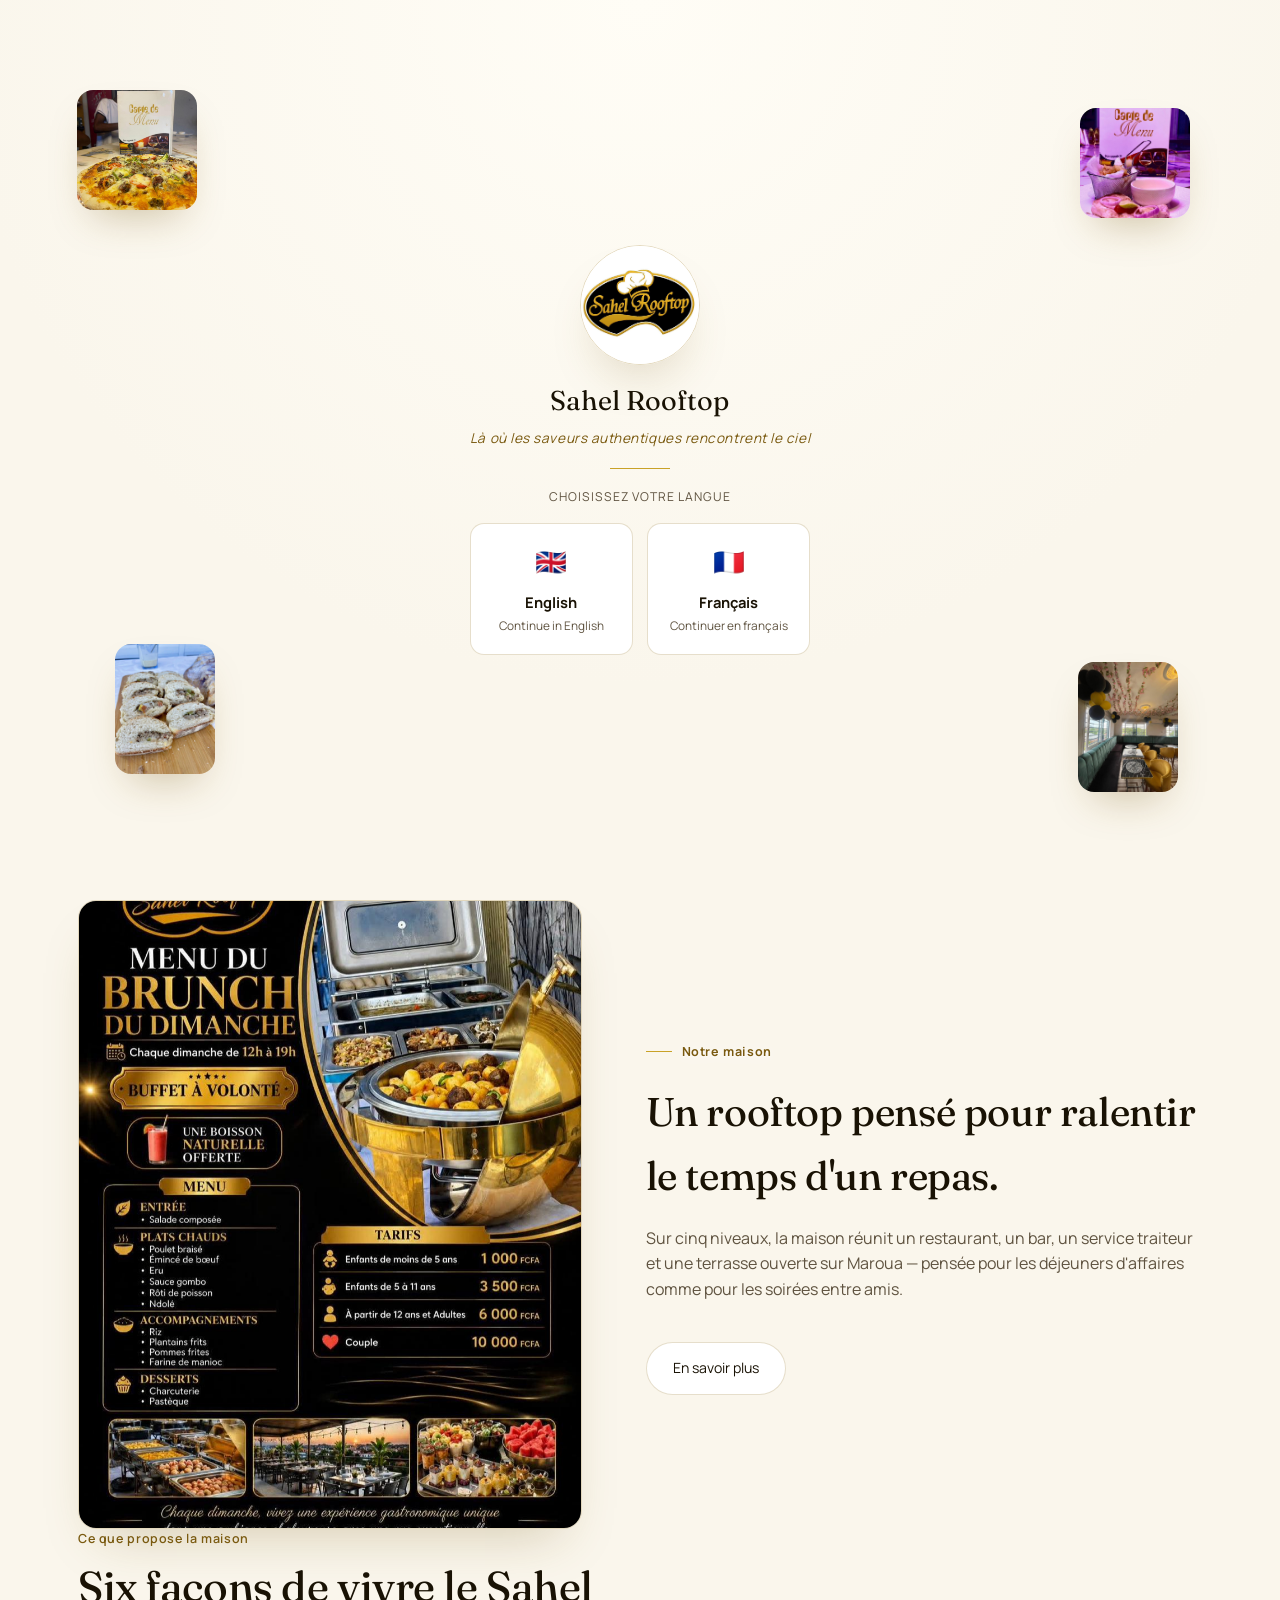
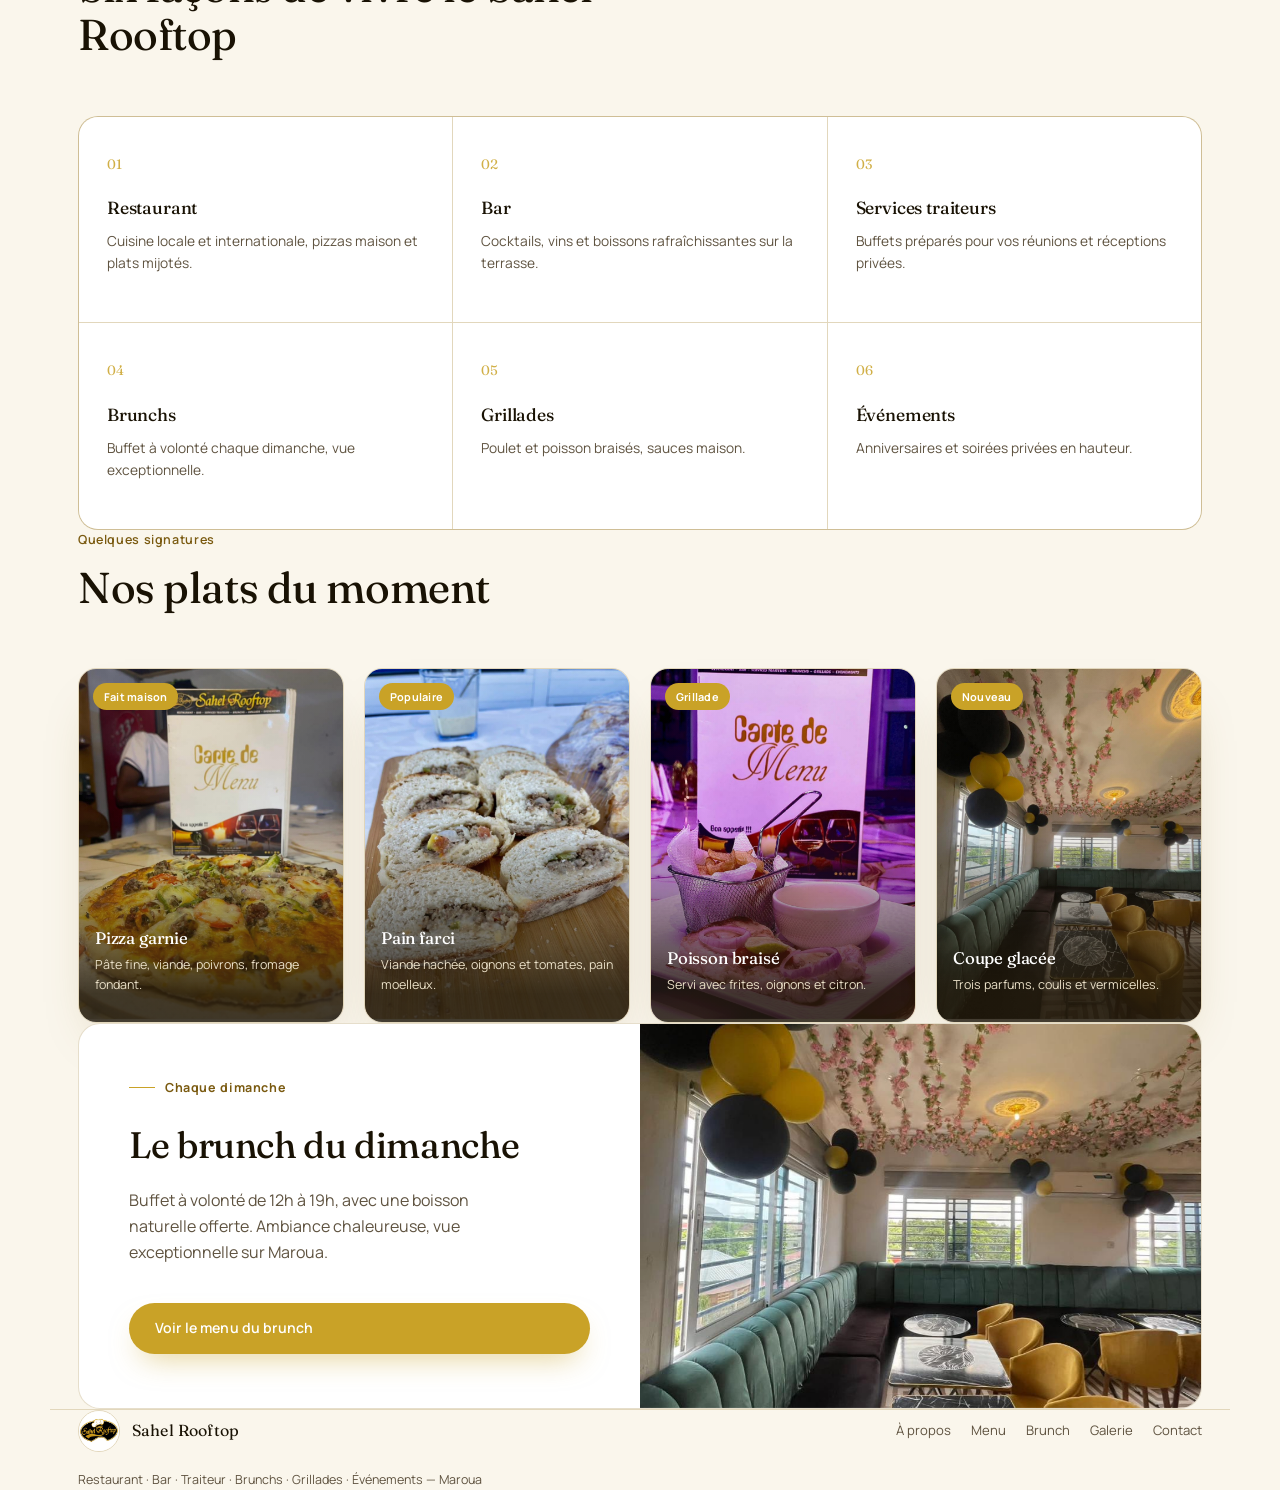
<file: index.html>
<!DOCTYPE html>
<html lang="fr">
<head>
<meta charset="UTF-8">
<meta name="viewport" content="width=device-width, initial-scale=1.0">
<title>Sahel Rooftop — Restaurant gastronomique à Maroua</title>
<meta name="description" content="Sahel Rooftop, restaurant gastronomique à Maroua. Bar, service traiteur, brunchs du dimanche, grillades et événements. Carrefour Para, en face du Marché du Dimanche.">
<link rel="preconnect" href="https://fonts.googleapis.com">
<link rel="preconnect" href="https://fonts.gstatic.com" crossorigin>
<link href="https://fonts.googleapis.com/css2?family=Fraunces:ital,opsz,wght@0,9..144,300;0,9..144,450;0,9..144,600;1,9..144,450&family=Manrope:wght@400;500;600;700&display=swap" rel="stylesheet">
<link rel="stylesheet" href="styles.css">
<script>if(localStorage.getItem('sahel_lang')){document.documentElement.classList.add('lang-set');}</script>
<style>
  .hero{position:relative; min-height:100svh; display:flex; align-items:center; padding-top:110px; overflow:hidden;}
  .hero::before{
    content:''; position:absolute; inset:0;
    background:radial-gradient(circle at 80% 10%, rgba(201,162,39,0.10), transparent 55%);
  }
  .hero-grid{width:100%; display:grid; grid-template-columns:1.1fr 0.9fr; gap:56px; align-items:center;}
  .hero h1{font-size:clamp(2.3rem, 5vw, 3.9rem); line-height:1.05; max-width:13ch;}
  .hero h1 em{font-style:italic; color:var(--gold-deep); font-weight:450;}
  .hero p.lede{color:var(--muted); max-width:42ch; margin-top:18px;}
  .hero-ctas{display:flex; gap:14px; margin-top:30px; flex-wrap:wrap;}
  .feature-row{display:grid; grid-template-columns:repeat(4,1fr); gap:14px; margin-top:52px;}
  .feature-row div{background:var(--surface); border:1px solid var(--line); border-radius:14px; padding:16px 14px; text-align:center;}
  .feature-row .fi{width:52px; height:52px; margin:0 auto 10px; border-radius:50%; background:var(--gold); color:#fff; display:flex; align-items:center; justify-content:center; font-size:1.3rem; box-shadow:var(--shadow);}
  .feature-row .photo{width:52px; height:52px; margin:0 auto 10px; border-radius:50%; overflow:hidden; border:1px solid var(--line); box-shadow:var(--shadow);}
  .feature-row .photo img{width:100%; height:100%; object-fit:cover;}
  .feature-row span{font-size:0.76rem; color:var(--muted); display:block; line-height:1.35;}

  .dish-carousel{position:relative; perspective:1200px;}
  .carousel-frame{position:relative; aspect-ratio:4/5; border-radius:22px; overflow:hidden; box-shadow:var(--shadow); border:1px solid var(--line);}
  .dish-slide{position:absolute; inset:0; opacity:0; transition:opacity .6s ease;}
  .dish-slide.active{opacity:1;}
  .dish-slide img{width:100%; height:100%; object-fit:cover;}
  .dish-slide::after{content:''; position:absolute; inset:0; background:linear-gradient(to top, rgba(34,26,12,0.75), rgba(34,26,12,0) 45%);}
  .dish-caption{position:absolute; left:20px; right:20px; bottom:18px; z-index:2; color:#fff;}
  .dish-caption .tag{font-size:0.7rem; letter-spacing:0.06em; color:var(--gold-light); display:block; margin-bottom:4px;}
  .dish-caption h3{color:#fff; font-size:1.1rem; font-weight:450;}
  .carousel-arrow{
    position:absolute; top:50%; transform:translateY(-50%); z-index:3;
    width:38px; height:38px; border-radius:50%; background:var(--surface); border:1px solid var(--line);
    display:flex; align-items:center; justify-content:center; cursor:pointer; box-shadow:var(--shadow);
    font-size:1rem; color:var(--ink);
  }
  .carousel-arrow.prev{left:-14px;}
  .carousel-arrow.next{right:-14px;}

  .about-teaser{display:grid; grid-template-columns:0.95fr 1.05fr; gap:64px; align-items:center;}
  .about-teaser .tilt img{aspect-ratio:4/5; object-fit:cover; width:100%;}
  .about-copy p{color:var(--muted); margin-top:18px;}
  @media (max-width:860px){ .about-teaser{grid-template-columns:1fr; gap:44px;} }

  .services-grid{display:grid; grid-template-columns:repeat(3, 1fr); gap:1px; background:var(--line); border:1px solid var(--line); border-radius:20px; overflow:hidden;}
  .service-card{background:var(--surface); padding:34px 28px; transition:background .3s ease;}
  .service-card:hover{background:var(--surface-2);}
  .service-card .num{font-family:'Fraunces',serif; font-size:0.85rem; color:var(--gold); opacity:0.85;}
  .service-card h3{font-size:1.1rem; margin-top:18px; font-weight:450;}
  .service-card p{color:var(--muted); font-size:0.86rem; margin-top:8px;}
  @media (max-width:860px){ .services-grid{grid-template-columns:1fr 1fr;} }
  @media (max-width:560px){ .services-grid{grid-template-columns:1fr;} }

  .dish-grid{display:grid; grid-template-columns:repeat(4, 1fr); gap:20px;}
  .dish-card{perspective:1000px;}
  .dish-card .tilt{aspect-ratio:3/4;}
  .dish-card .tilt img{position:absolute; inset:0; width:100%; height:100%; object-fit:cover;}
  .dish-card .tilt:hover img{transform:scale(1.06);}
  .dish-card .tilt::after{content:''; position:absolute; inset:0; background:linear-gradient(to top, rgba(34,26,12,0.85) 8%, rgba(34,26,12,0.02) 55%);}
  .dish-card .badge{position:absolute; top:14px; left:14px; z-index:2; background:var(--gold); color:#fff; font-size:0.68rem; font-weight:700; padding:5px 11px; border-radius:100px; letter-spacing:0.02em;}
  .dish-card .d-info{position:absolute; left:16px; right:16px; bottom:14px; z-index:2; color:#fff;}
  .dish-card .d-info h3{color:#fff; font-size:1.05rem; font-weight:450;}
  .dish-card .d-info p{font-size:0.78rem; color:#e9dfc7; margin-top:3px;}
  @media (max-width:980px){ .dish-grid{grid-template-columns:repeat(2,1fr);} }
  @media (max-width:560px){ .dish-grid{grid-template-columns:1fr;} }

  .brunch-banner{display:grid; grid-template-columns:1fr 1fr; border:1px solid var(--line); border-radius:22px; overflow:hidden; background:var(--surface);}
  .brunch-banner-copy{padding:54px 50px; display:flex; flex-direction:column; justify-content:center;}
  .brunch-banner-copy p{color:var(--muted); margin-top:14px; max-width:38ch;}
  .brunch-banner-media{background-image:url('assets/icecream.jpg'); background-size:cover; background-position:center; min-height:280px;}
  @media (max-width:820px){
    .brunch-banner{grid-template-columns:1fr;}
    .brunch-banner-media{order:-1; min-height:220px;}
    .brunch-banner-copy{padding:40px 30px;}
  }
  @media (max-width:940px){
    .hero-grid{grid-template-columns:1fr;}
    .feature-row{grid-template-columns:1fr 1fr;}
  }
</style>
</head>
<body>

<div class="splash" id="splash">
  <div class="splash-sweep"></div>
  <div class="splash-food">
    <img class="fi-1" src="assets/pizza.jpg" alt="">
    <img class="fi-2" src="assets/sandwich.jpg" alt="">
    <img class="fi-3" src="assets/fish.jpg" alt="">
    <img class="fi-4" src="assets/icecream.jpg" alt="">
  </div>
  <div class="splash-inner">
    <div class="splash-logo-wrap"><img class="splash-logo" src="assets/logo.jpg" alt="Sahel Rooftop"></div>
    <div class="splash-name">Sahel Rooftop</div>
    <div class="splash-tag" data-i18n="splash_tag">Là où les saveurs authentiques rencontrent le ciel</div>
    <div class="splash-divider"></div>
    <div class="splash-choose" data-i18n="splash_choose">CHOISISSEZ VOTRE LANGUE</div>
    <div class="lang-cards">
      <div class="lang-card" data-lang="en">
        <div class="flag">🇬🇧</div>
        <div class="lc-title">English</div>
        <div class="lc-sub">Continue in English</div>
      </div>
      <div class="lang-card" data-lang="fr">
        <div class="flag">🇫🇷</div>
        <div class="lc-title">Français</div>
        <div class="lc-sub">Continuer en français</div>
      </div>
    </div>
  </div>
</div>

<header class="nav" id="siteNav">
  <div class="brand">
    <img src="assets/logo.jpg" alt="Sahel Rooftop">
    <span>Sahel Rooftop</span>
  </div>
  <nav class="links" id="navLinks">
    <a href="index.html" class="current" data-i18n="nav_home">Accueil</a>
    <a href="menu.html" data-i18n="nav_menu">Menu</a>
    <a href="apropos.html" data-i18n="nav_about">À propos</a>
    <a href="apropos.html#experience" data-i18n="nav_experience">Expérience Rooftop</a>
    <a href="galerie.html" data-i18n="nav_gallery">Galerie</a>
    <a href="contact.html" data-i18n="nav_contact">Contact</a>
    <div class="lang-switch">
      <button data-lang="en">EN</button>
      <button data-lang="fr">FR</button>
    </div>
    <div class="nav-quick-actions">
      <a class="whatsapp-nav-btn" href="https://wa.me/237688106688" target="_blank" rel="noopener" aria-label="WhatsApp" title="WhatsApp"><svg viewBox="0 0 24 24" width="19" height="19" fill="#ffffff" aria-hidden="true"><path d="M12.02 2C6.5 2 2.02 6.48 2.02 12c0 1.87.5 3.62 1.38 5.13L2 22l5.02-1.36A9.96 9.96 0 0 0 12.02 22c5.52 0 10-4.48 10-10s-4.48-10-10-10Zm0 18.13a8.1 8.1 0 0 1-4.13-1.13l-.3-.18-2.98.81.8-2.9-.2-.3a8.1 8.1 0 1 1 6.81 3.7Z"/><path d="M16.9 14.38c-.27-.14-1.6-.79-1.85-.88-.25-.09-.43-.14-.61.14-.18.27-.7.88-.86 1.06-.16.18-.32.2-.59.07-.27-.14-1.14-.42-2.18-1.34-.8-.72-1.34-1.6-1.5-1.87-.16-.27-.02-.42.12-.55.12-.12.27-.32.4-.48.14-.16.18-.27.27-.45.09-.18.05-.34-.02-.48-.07-.14-.61-1.47-.84-2.01-.22-.53-.44-.46-.61-.47-.16-.01-.34-.01-.52-.01-.18 0-.48.07-.73.34-.25.27-.95.93-.95 2.26 0 1.33.97 2.62 1.11 2.8.14.18 1.91 2.92 4.63 4.09.65.28 1.15.45 1.54.57.65.21 1.24.18 1.71.11.52-.08 1.6-.65 1.83-1.29.23-.63.23-1.17.16-1.29-.07-.11-.25-.18-.52-.32Z"/></svg></a>
      <button class="reserve-nav-btn" id="openBookingModal" type="button" data-i18n="nav_reserve">Réserver</button>
    </div>
    <a class="call-btn" href="tel:+237688106688" data-i18n="nav_order">Commander</a>
  </nav>
  <button class="burger" id="burgerBtn" aria-label="Menu">☰</button>
</header>

<div class="booking-modal-overlay" id="bookingModalOverlay">
  <div class="booking-modal" role="dialog" aria-modal="true" aria-labelledby="modalBookingTitle">
    <button class="modal-close" id="bookingModalClose" aria-label="Fermer">×</button>
    <span class="eyebrow-tag" data-i18n="mbk_eyebrow">Réservation rapide</span>
    <h3 id="modalBookingTitle" data-i18n="mbk_title">Réserver une table</h3>
    <p class="modal-sub" data-i18n="mbk_text">Votre demande est envoyée directement sur WhatsApp au restaurant.</p>
    <form id="modalBookingForm">
      <div class="booking-grid">
        <div class="field"><label for="mBkName" data-i18n="bk_name">Nom complet</label><input type="text" id="mBkName" required></div>
        <div class="field"><label for="mBkPhone" data-i18n="bk_phone">Téléphone</label><input type="tel" id="mBkPhone" required></div>
        <div class="field"><label for="mBkDate" data-i18n="bk_date">Date</label><input type="date" id="mBkDate" required></div>
        <div class="field"><label for="mBkTime" data-i18n="bk_time">Heure</label><input type="time" id="mBkTime" required></div>
        <div class="field full">
          <label for="mBkGuests" data-i18n="bk_guests">Nombre de personnes</label>
          <select id="mBkGuests" required>
            <option value="1">1</option>
            <option value="2" selected>2</option>
            <option value="3">3</option>
            <option value="4">4</option>
            <option value="5">5</option>
            <option value="6">6</option>
            <option value="7+">7+</option>
          </select>
        </div>
      </div>
      <button type="submit" class="btn-solid" style="width:100%; margin-top:22px;" data-i18n="bk_submit">Envoyer ma demande via WhatsApp</button>
    </form>
  </div>
</div>


<section class="hero wrap">
  <div class="hero-grid">
    <div>
      <span class="eyebrow-tag" data-i18n="hero_eyebrow">Maroua · Carrefour Para</span>
      <h1 data-i18n="hero_title">Saveurs authentiques.<br>Moments <em>inoubliables</em>.</h1>
      <p class="lede" data-i18n="hero_lede">Restaurant gastronomique, bar et rooftop à Maroua. Cuisine généreuse, service traiteur et vue imprenable, chaque jour de la semaine.</p>
      <div class="hero-ctas">
        <a class="btn-solid" href="tel:+237688106688" data-i18n="hero_cta_call">Appeler pour commander</a>
        <a class="btn-ghost" href="menu.html" data-i18n="hero_cta_menu">Découvrir le menu</a>
      </div>
      <div class="feature-row">
        <div><div class="photo"><img src="assets/poulet-entier.jpg" alt="Cuisine faite maison"></div><span data-i18n="feature1">Cuisine faite maison</span></div>
        <div><div class="fi">⇪</div><span data-i18n="feature2">Livraison à domicile et au bureau</span></div>
        <div><div class="photo"><img src="assets/clients-buffet-hote.jpg" alt="Brunch buffet le dimanche"></div><span data-i18n="feature3">Brunch buffet le dimanche</span></div>
        <div><div class="photo"><img src="assets/building.jpg" alt="Vue sur toute la ville"></div><span data-i18n="feature4">Vue sur toute la ville</span></div>
      </div>
    </div>

    <div class="dish-carousel">
      <div class="carousel-frame">
        <div class="dish-slide active">
          <img src="assets/building.jpg" alt="Sahel Rooftop">
          <div class="dish-caption"><span class="tag" data-i18n="car1_tag">ROOFTOP</span><h3 data-i18n="car1_title">Vue sur Maroua</h3></div>
        </div>
        <div class="dish-slide">
          <img src="assets/interior.jpg" alt="Salle Sahel Rooftop">
          <div class="dish-caption"><span class="tag" data-i18n="car2_tag">AMBIANCE</span><h3 data-i18n="car2_title">Une salle chaleureuse</h3></div>
        </div>
        <div class="dish-slide">
          <img src="assets/fish.jpg" alt="Poisson braisé">
          <div class="dish-caption"><span class="tag" data-i18n="car3_tag">GRILLADES</span><h3 data-i18n="car3_title">Poisson braisé maison</h3></div>
        </div>
      </div>
      <div class="carousel-arrow prev">‹</div>
      <div class="carousel-arrow next">›</div>
    </div>
  </div>
</section>

<section class="wrap">
  <div class="about-teaser">
    <div class="tilt-wrap"><div class="tilt"><img src="assets/interior.jpg" alt="Salle du Sahel Rooftop"></div></div>
    <div class="about-copy reveal">
      <span class="eyebrow-tag" data-i18n="about_eyebrow">Notre maison</span>
      <h2 style="font-size:clamp(1.8rem,3.2vw,2.5rem);" data-i18n="about_title">Un rooftop pensé pour ralentir le temps d'un repas.</h2>
      <p data-i18n="about_text">Sur cinq niveaux, la maison réunit un restaurant, un bar, un service traiteur et une terrasse ouverte sur Maroua — pensée pour les déjeuners d'affaires comme pour les soirées entre amis.</p>
      <a class="btn-ghost" style="margin-top:24px;" href="apropos.html" data-i18n="about_cta">En savoir plus</a>
    </div>
  </div>
</section>

<section class="wrap">
  <div class="section-head reveal">
    <span class="kicker" data-i18n="services_kicker">Ce que propose la maison</span>
    <h2 data-i18n="services_title">Six façons de vivre le Sahel Rooftop</h2>
  </div>
  <div class="services-grid reveal">
    <div class="service-card"><span class="num">01</span><h3 data-i18n="s1_title">Restaurant</h3><p data-i18n="s1_desc">Cuisine locale et internationale, pizzas maison et plats mijotés.</p></div>
    <div class="service-card"><span class="num">02</span><h3 data-i18n="s2_title">Bar</h3><p data-i18n="s2_desc">Cocktails, vins et boissons rafraîchissantes sur la terrasse.</p></div>
    <div class="service-card"><span class="num">03</span><h3 data-i18n="s3_title">Services traiteurs</h3><p data-i18n="s3_desc">Buffets préparés pour vos réunions et réceptions privées.</p></div>
    <div class="service-card"><span class="num">04</span><h3 data-i18n="s4_title">Brunchs</h3><p data-i18n="s4_desc">Buffet à volonté chaque dimanche, vue exceptionnelle.</p></div>
    <div class="service-card"><span class="num">05</span><h3 data-i18n="s5_title">Grillades</h3><p data-i18n="s5_desc">Poulet et poisson braisés, sauces maison.</p></div>
    <div class="service-card"><span class="num">06</span><h3 data-i18n="s6_title">Événements</h3><p data-i18n="s6_desc">Anniversaires et soirées privées en hauteur.</p></div>
  </div>
</section>

<section class="wrap">
  <div class="section-head reveal">
    <span class="kicker" data-i18n="signature_kicker">Quelques signatures</span>
    <h2 data-i18n="signature_title">Nos plats du moment</h2>
  </div>
  <div class="dish-grid reveal">
    <div class="dish-card"><div class="tilt"><span class="badge" data-i18n="d1_badge">Fait maison</span><img src="assets/pizza.jpg" alt="Pizza"><div class="d-info"><h3 data-i18n="d1_name">Pizza garnie</h3><p data-i18n="d1_desc">Pâte fine, viande, poivrons, fromage fondant.</p></div></div></div>
    <div class="dish-card"><div class="tilt"><span class="badge" data-i18n="d2_badge">Populaire</span><img src="assets/sandwich.jpg" alt="Pain farci"><div class="d-info"><h3 data-i18n="d2_name">Pain farci</h3><p data-i18n="d2_desc">Viande hachée, oignons et tomates, pain moelleux.</p></div></div></div>
    <div class="dish-card"><div class="tilt"><span class="badge" data-i18n="d3_badge">Grillade</span><img src="assets/fish.jpg" alt="Poisson braisé"><div class="d-info"><h3 data-i18n="d3_name">Poisson braisé</h3><p data-i18n="d3_desc">Servi avec frites, oignons et citron.</p></div></div></div>
    <div class="dish-card"><div class="tilt"><span class="badge" data-i18n="d4_badge">Nouveau</span><img src="assets/icecream.jpg" alt="Coupe glacée"><div class="d-info"><h3 data-i18n="d4_name">Coupe glacée</h3><p data-i18n="d4_desc">Trois parfums, coulis et vermicelles.</p></div></div></div>
  </div>
</section>

<section class="wrap">
  <div class="brunch-banner reveal">
    <div class="brunch-banner-copy">
      <span class="eyebrow-tag" data-i18n="brunch_eyebrow">Chaque dimanche</span>
      <h2 style="font-size:clamp(1.7rem,3vw,2.3rem);" data-i18n="brunch_title">Le brunch du dimanche</h2>
      <p data-i18n="brunch_text">Buffet à volonté de 12h à 19h, avec une boisson naturelle offerte. Ambiance chaleureuse, vue exceptionnelle sur Maroua.</p>
      <a class="btn-solid" style="margin-top:22px;" href="brunch.html" data-i18n="brunch_cta">Voir le menu du brunch</a>
    </div>
    <div class="brunch-banner-media"></div>
  </div>
</section>

<footer class="wrap">
  <div class="footer-row">
    <div class="brand"><img src="assets/logo.jpg" alt="Sahel Rooftop"><span>Sahel Rooftop</span></div>
    <div class="footer-links">
      <a href="apropos.html" data-i18n="nav_about">À propos</a>
      <a href="menu.html" data-i18n="nav_menu">Menu</a>
      <a href="brunch.html">Brunch</a>
      <a href="galerie.html" data-i18n="nav_gallery">Galerie</a>
      <a href="contact.html" data-i18n="nav_contact">Contact</a>
    </div>
  </div>
  <div class="fine" style="margin-top:18px;" data-i18n="footer_tagline">Restaurant · Bar · Traiteur · Brunchs · Grillades · Événements — Maroua</div>
</footer>

<script src="script.js"></script>
<script>
const dict = {
  fr: {
    splash_tag:"Là où les saveurs authentiques rencontrent le ciel",
    splash_choose:"CHOISISSEZ VOTRE LANGUE",
    nav_home:"Accueil", nav_menu:"Menu", nav_about:"À propos", nav_experience:"Expérience Rooftop",
    nav_gallery:"Galerie", nav_contact:"Contact", nav_order:"Commander",
    nav_whatsapp:"WhatsApp", nav_reserve:"Réserver",
    mbk_eyebrow:"Réservation rapide", mbk_title:"Réserver une table",
    mbk_text:"Votre demande est envoyée directement sur WhatsApp au restaurant.",
    bk_name:"Nom complet", bk_phone:"Téléphone", bk_date:"Date", bk_time:"Heure",
    bk_guests:"Nombre de personnes", bk_submit:"Envoyer ma demande via WhatsApp",
    hero_eyebrow:"Maroua · Carrefour Para",
    hero_title:"Saveurs authentiques.<br>Moments <em>inoubliables</em>.",
    hero_lede:"Restaurant gastronomique, bar et rooftop à Maroua. Cuisine généreuse, service traiteur et vue imprenable, chaque jour de la semaine.",
    hero_cta_call:"Appeler pour commander", hero_cta_menu:"Découvrir le menu",
    feature1:"Cuisine faite maison", feature2:"Livraison à domicile et au bureau",
    feature3:"Brunch buffet le dimanche", feature4:"Vue sur toute la ville",
    car1_tag:"ROOFTOP", car1_title:"Vue sur Maroua",
    car2_tag:"AMBIANCE", car2_title:"Une salle chaleureuse",
    car3_tag:"GRILLADES", car3_title:"Poisson braisé maison",
    about_eyebrow:"Notre maison",
    about_title:"Un rooftop pensé pour ralentir le temps d'un repas.",
    about_text:"Sur cinq niveaux, la maison réunit un restaurant, un bar, un service traiteur et une terrasse ouverte sur Maroua — pensée pour les déjeuners d'affaires comme pour les soirées entre amis.",
    about_cta:"En savoir plus",
    services_kicker:"Ce que propose la maison", services_title:"Six façons de vivre le Sahel Rooftop",
    s1_title:"Restaurant", s1_desc:"Cuisine locale et internationale, pizzas maison et plats mijotés.",
    s2_title:"Bar", s2_desc:"Cocktails, vins et boissons rafraîchissantes sur la terrasse.",
    s3_title:"Services traiteurs", s3_desc:"Buffets préparés pour vos réunions et réceptions privées.",
    s4_title:"Brunchs", s4_desc:"Buffet à volonté chaque dimanche, vue exceptionnelle.",
    s5_title:"Grillades", s5_desc:"Poulet et poisson braisés, sauces maison.",
    s6_title:"Événements", s6_desc:"Anniversaires et soirées privées en hauteur.",
    signature_kicker:"Quelques signatures", signature_title:"Nos plats du moment",
    d1_badge:"Fait maison", d1_name:"Pizza garnie", d1_desc:"Pâte fine, viande, poivrons, fromage fondant.",
    d2_badge:"Populaire", d2_name:"Pain farci", d2_desc:"Viande hachée, oignons et tomates, pain moelleux.",
    d3_badge:"Grillade", d3_name:"Poisson braisé", d3_desc:"Servi avec frites, oignons et citron.",
    d4_badge:"Nouveau", d4_name:"Coupe glacée", d4_desc:"Trois parfums, coulis et vermicelles.",
    brunch_eyebrow:"Chaque dimanche", brunch_title:"Le brunch du dimanche",
    brunch_text:"Buffet à volonté de 12h à 19h, avec une boisson naturelle offerte. Ambiance chaleureuse, vue exceptionnelle sur Maroua.",
    brunch_cta:"Voir le menu du brunch",
    footer_tagline:"Restaurant · Bar · Traiteur · Brunchs · Grillades · Événements — Maroua"
  },
  en: {
    splash_tag:"Where authentic flavors meet the skyline",
    splash_choose:"CHOOSE YOUR LANGUAGE",
    nav_home:"Home", nav_menu:"Menu", nav_about:"About us", nav_experience:"Rooftop experience",
    nav_gallery:"Gallery", nav_contact:"Contact", nav_order:"Order now",
    nav_whatsapp:"WhatsApp", nav_reserve:"Book a table",
    mbk_eyebrow:"Quick booking", mbk_title:"Book a table",
    mbk_text:"Your request is sent straight to the restaurant on WhatsApp.",
    bk_name:"Full name", bk_phone:"Phone", bk_date:"Date", bk_time:"Time",
    bk_guests:"Number of guests", bk_submit:"Send my request via WhatsApp",
    hero_eyebrow:"Maroua · Carrefour Para",
    hero_title:"Authentic flavors.<br>Unforgettable <em>moments</em>.",
    hero_lede:"A gastronomic restaurant, bar and rooftop in Maroua. Generous cooking, catering services and a breathtaking view, every day of the week.",
    hero_cta_call:"Call to order", hero_cta_menu:"Explore the menu",
    feature1:"Home-made cooking", feature2:"Delivery to home and office",
    feature3:"Sunday buffet brunch", feature4:"View over the whole city",
    car1_tag:"ROOFTOP", car1_title:"A view over Maroua",
    car2_tag:"AMBIANCE", car2_title:"A warm dining room",
    car3_tag:"GRILLADES", car3_title:"Home-style grilled fish",
    about_eyebrow:"Our house",
    about_title:"A rooftop built to slow down the time of a meal.",
    about_text:"Across five floors, the house brings together a restaurant, a bar, a catering service and a terrace open onto Maroua — as fitting for a business lunch as for an evening among friends.",
    about_cta:"Learn more",
    services_kicker:"What the house offers", services_title:"Six ways to experience Sahel Rooftop",
    s1_title:"Restaurant", s1_desc:"Local and international cooking, home-made pizzas and slow-cooked dishes.",
    s2_title:"Bar", s2_desc:"Cocktails, wines and refreshing drinks on the terrace.",
    s3_title:"Catering", s3_desc:"Buffets prepared for your meetings and private receptions.",
    s4_title:"Brunches", s4_desc:"All-you-can-eat buffet every Sunday, with an exceptional view.",
    s5_title:"Grillades", s5_desc:"Grilled chicken and fish, home-made sauces.",
    s6_title:"Events", s6_desc:"Birthdays and private evenings up on the rooftop.",
    signature_kicker:"A few signatures", signature_title:"Dishes from the kitchen",
    d1_badge:"Home-made", d1_name:"Loaded pizza", d1_desc:"Thin crust, minced meat, peppers, melted cheese.",
    d2_badge:"Popular", d2_name:"Stuffed bread", d2_desc:"Minced meat, onions and tomatoes, soft bread.",
    d3_badge:"Grillade", d3_name:"Grilled fish", d3_desc:"Served with fries, onions and lemon.",
    d4_badge:"New", d4_name:"Ice cream cup", d4_desc:"Three flavours, syrup and sprinkles.",
    brunch_eyebrow:"Every Sunday", brunch_title:"The Sunday brunch",
    brunch_text:"All-you-can-eat buffet from 12pm to 7pm, with a free natural drink included. Warm ambiance, exceptional view over Maroua.",
    brunch_cta:"See the brunch menu",
    footer_tagline:"Restaurant · Bar · Catering · Brunches · Grillades · Events — Maroua"
  }
};
initLanguage(dict);
</script>
</body>
</html>
</file>
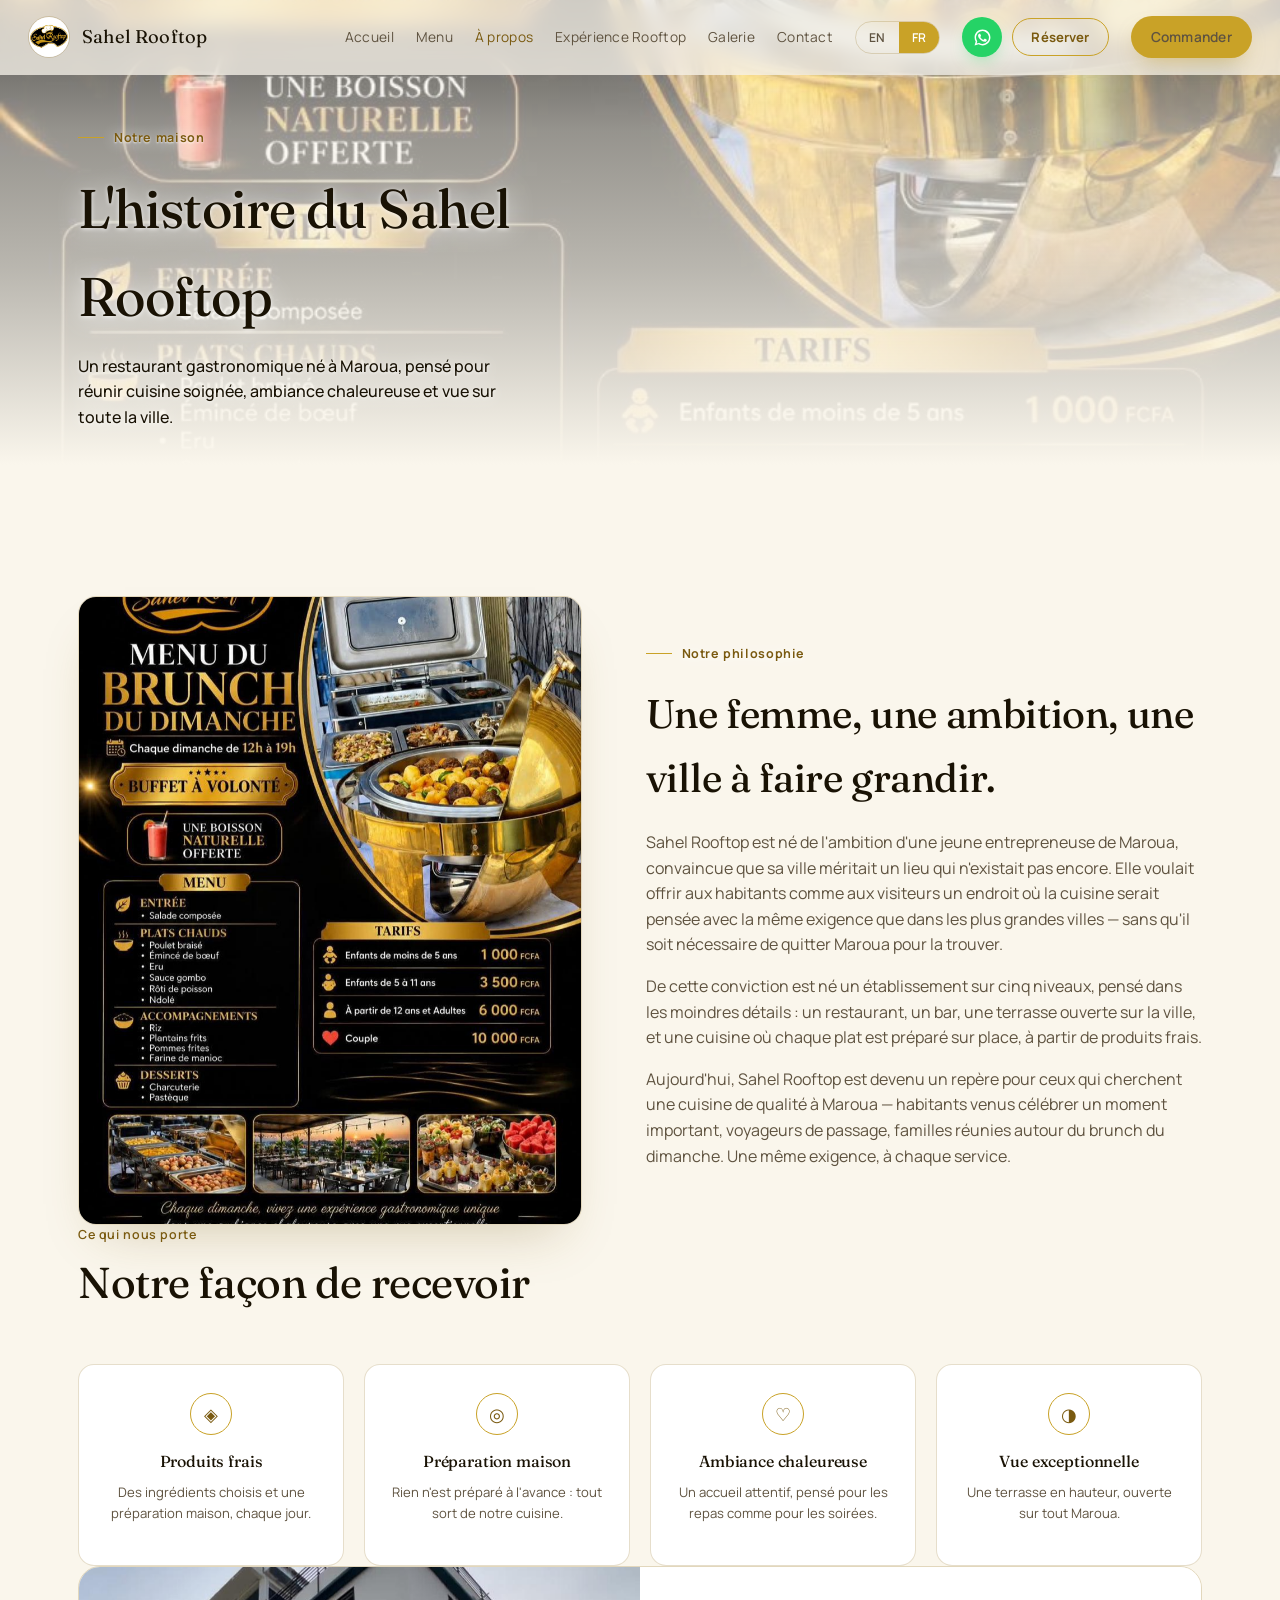
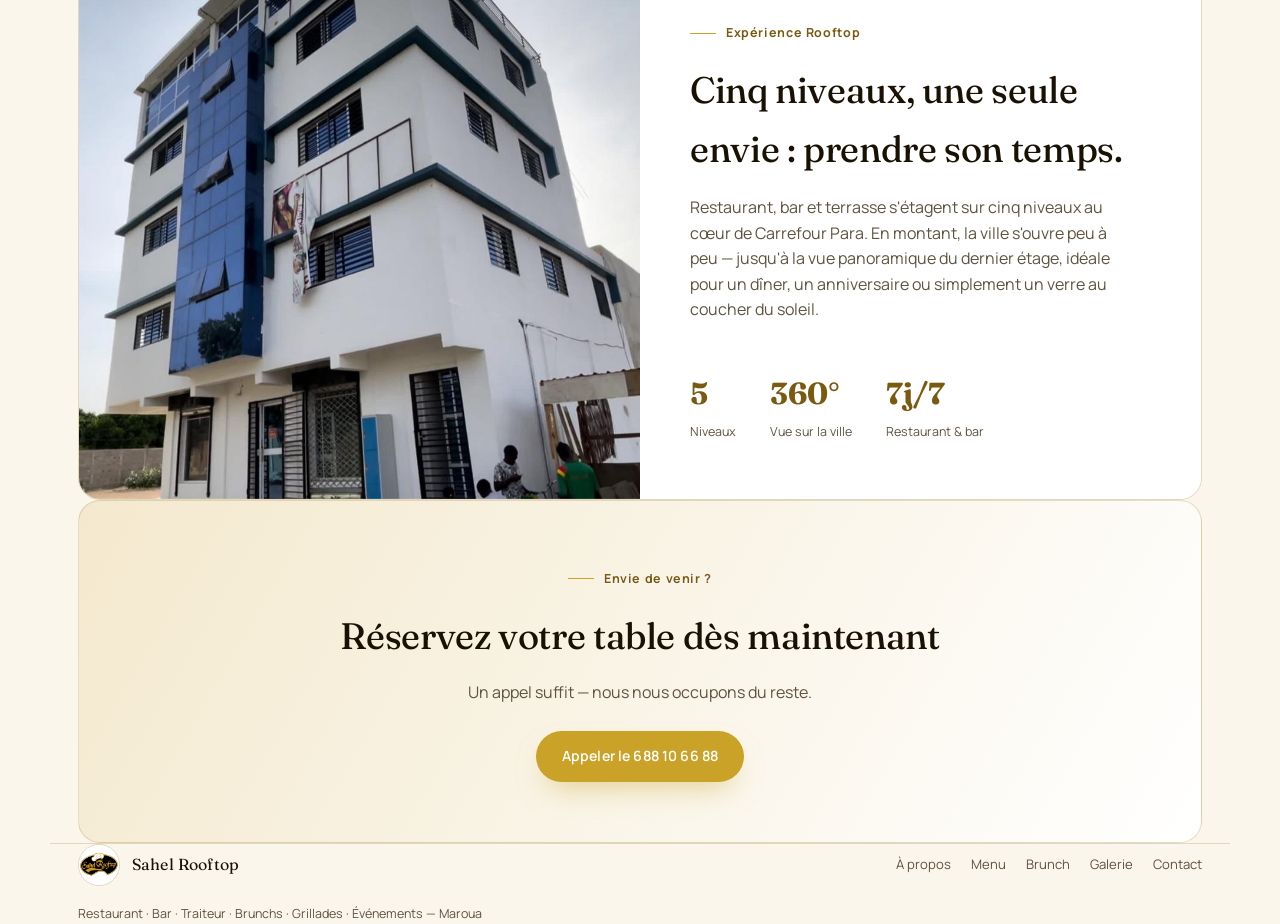
<file: apropos.html>
<!DOCTYPE html>
<html lang="fr">
<head>
<meta charset="UTF-8">
<meta name="viewport" content="width=device-width, initial-scale=1.0">
<title>À propos — Sahel Rooftop</title>
<meta name="description" content="Découvrez Sahel Rooftop : restaurant gastronomique sur cinq niveaux à Maroua, son ambiance, sa terrasse panoramique et son expérience rooftop.">
<link rel="preconnect" href="https://fonts.googleapis.com">
<link rel="preconnect" href="https://fonts.gstatic.com" crossorigin>
<link href="https://fonts.googleapis.com/css2?family=Fraunces:ital,opsz,wght@0,9..144,300;0,9..144,450;0,9..144,600;1,9..144,450&family=Manrope:wght@400;500;600;700&display=swap" rel="stylesheet">
<link rel="stylesheet" href="styles.css">
<script>if(localStorage.getItem('sahel_lang')){document.documentElement.classList.add('lang-set');}</script>
<style>
  .story{display:grid; grid-template-columns:0.95fr 1.05fr; gap:64px; align-items:center;}
  .story .tilt img{aspect-ratio:4/5; object-fit:cover; width:100%;}
  .story-copy p{color:var(--muted); margin-top:16px;}
  .story-copy p:first-of-type{margin-top:20px;}
  @media (max-width:860px){ .story{grid-template-columns:1fr; gap:44px;} }

  .pillars{display:grid; grid-template-columns:repeat(4,1fr); gap:20px;}
  .pillar{background:var(--surface); border:1px solid var(--line); border-radius:16px; padding:28px 22px; text-align:center;}
  .pillar .fi{width:42px; height:42px; margin:0 auto 14px; border-radius:50%; border:1px solid var(--gold); display:flex; align-items:center; justify-content:center; color:var(--gold-deep); font-size:1.1rem;}
  .pillar h3{font-size:1rem; font-weight:450;}
  .pillar p{font-size:0.82rem; color:var(--muted); margin-top:8px;}
  @media (max-width:860px){ .pillars{grid-template-columns:1fr 1fr;} }
  @media (max-width:520px){ .pillars{grid-template-columns:1fr;} }

  #experience{scroll-margin-top:100px;}
  .experience{
    display:grid; grid-template-columns:1fr 1fr; gap:0;
    border:1px solid var(--line); border-radius:22px; overflow:hidden;
  }
  .experience-media{
    position:relative; min-height:420px; perspective:1200px;
    background-image:url('assets/building.jpg'); background-size:cover; background-position:center;
  }
  .experience-copy{background:var(--surface); padding:56px 50px; display:flex; flex-direction:column; justify-content:center;}
  .experience-copy p{color:var(--muted); margin-top:16px; max-width:42ch;}
  .exp-stats{display:flex; gap:34px; margin-top:30px; flex-wrap:wrap;}
  .exp-stats div strong{display:block; font-family:'Fraunces',serif; font-size:1.9rem; color:var(--gold-deep);}
  .exp-stats div span{font-size:0.78rem; color:var(--muted);}
  @media (max-width:880px){
    .experience{grid-template-columns:1fr;}
    .experience-media{min-height:260px;}
    .experience-copy{padding:42px 30px;}
  }

  .cta-banner{
    background:linear-gradient(120deg, var(--surface-2), var(--surface));
    border:1px solid var(--line); border-radius:22px; padding:60px 50px;
    text-align:center;
  }
  .cta-banner p{color:var(--muted); max-width:46ch; margin:14px auto 26px;}
</style>
</head>
<body>

<header class="nav" id="siteNav">
  <div class="brand">
    <img src="assets/logo.jpg" alt="Sahel Rooftop">
    <span>Sahel Rooftop</span>
  </div>
  <nav class="links" id="navLinks">
    <a href="index.html" data-i18n="nav_home">Accueil</a>
    <a href="menu.html" data-i18n="nav_menu">Menu</a>
    <a href="apropos.html" class="current" data-i18n="nav_about">À propos</a>
    <a href="apropos.html#experience" data-i18n="nav_experience">Expérience Rooftop</a>
    <a href="galerie.html" data-i18n="nav_gallery">Galerie</a>
    <a href="contact.html" data-i18n="nav_contact">Contact</a>
    <div class="lang-switch">
      <button data-lang="en">EN</button>
      <button data-lang="fr">FR</button>
    </div>
    <div class="nav-quick-actions">
      <a class="whatsapp-nav-btn" href="https://wa.me/237688106688" target="_blank" rel="noopener" aria-label="WhatsApp" title="WhatsApp"><svg viewBox="0 0 24 24" width="19" height="19" fill="#ffffff" aria-hidden="true"><path d="M12.02 2C6.5 2 2.02 6.48 2.02 12c0 1.87.5 3.62 1.38 5.13L2 22l5.02-1.36A9.96 9.96 0 0 0 12.02 22c5.52 0 10-4.48 10-10s-4.48-10-10-10Zm0 18.13a8.1 8.1 0 0 1-4.13-1.13l-.3-.18-2.98.81.8-2.9-.2-.3a8.1 8.1 0 1 1 6.81 3.7Z"/><path d="M16.9 14.38c-.27-.14-1.6-.79-1.85-.88-.25-.09-.43-.14-.61.14-.18.27-.7.88-.86 1.06-.16.18-.32.2-.59.07-.27-.14-1.14-.42-2.18-1.34-.8-.72-1.34-1.6-1.5-1.87-.16-.27-.02-.42.12-.55.12-.12.27-.32.4-.48.14-.16.18-.27.27-.45.09-.18.05-.34-.02-.48-.07-.14-.61-1.47-.84-2.01-.22-.53-.44-.46-.61-.47-.16-.01-.34-.01-.52-.01-.18 0-.48.07-.73.34-.25.27-.95.93-.95 2.26 0 1.33.97 2.62 1.11 2.8.14.18 1.91 2.92 4.63 4.09.65.28 1.15.45 1.54.57.65.21 1.24.18 1.71.11.52-.08 1.6-.65 1.83-1.29.23-.63.23-1.17.16-1.29-.07-.11-.25-.18-.52-.32Z"/></svg></a>
      <button class="reserve-nav-btn" id="openBookingModal" type="button" data-i18n="nav_reserve">Réserver</button>
    </div>
    <a class="call-btn" href="tel:+237688106688" data-i18n="nav_order">Commander</a>
  </nav>
  <button class="burger" id="burgerBtn" aria-label="Menu">☰</button>
</header>

<div class="booking-modal-overlay" id="bookingModalOverlay">
  <div class="booking-modal" role="dialog" aria-modal="true" aria-labelledby="modalBookingTitle">
    <button class="modal-close" id="bookingModalClose" aria-label="Fermer">×</button>
    <span class="eyebrow-tag" data-i18n="mbk_eyebrow">Réservation rapide</span>
    <h3 id="modalBookingTitle" data-i18n="mbk_title">Réserver une table</h3>
    <p class="modal-sub" data-i18n="mbk_text">Votre demande est envoyée directement sur WhatsApp au restaurant.</p>
    <form id="modalBookingForm">
      <div class="booking-grid">
        <div class="field"><label for="mBkName" data-i18n="bk_name">Nom complet</label><input type="text" id="mBkName" required></div>
        <div class="field"><label for="mBkPhone" data-i18n="bk_phone">Téléphone</label><input type="tel" id="mBkPhone" required></div>
        <div class="field"><label for="mBkDate" data-i18n="bk_date">Date</label><input type="date" id="mBkDate" required></div>
        <div class="field"><label for="mBkTime" data-i18n="bk_time">Heure</label><input type="time" id="mBkTime" required></div>
        <div class="field full">
          <label for="mBkGuests" data-i18n="bk_guests">Nombre de personnes</label>
          <select id="mBkGuests" required>
            <option value="1">1</option>
            <option value="2" selected>2</option>
            <option value="3">3</option>
            <option value="4">4</option>
            <option value="5">5</option>
            <option value="6">6</option>
            <option value="7+">7+</option>
          </select>
        </div>
      </div>
      <button type="submit" class="btn-solid" style="width:100%; margin-top:22px;" data-i18n="bk_submit">Envoyer ma demande via WhatsApp</button>
    </form>
  </div>
</div>


<section class="page-hero">
  <div class="page-hero-media" style="background-image:url('assets/interior.jpg');"></div>
  <div class="page-hero-scrim"></div>
  <div class="page-hero-content wrap">
    <span class="eyebrow-tag" data-i18n="ph_eyebrow">Notre maison</span>
    <h1 data-i18n="ph_title">L'histoire du Sahel Rooftop</h1>
    <p class="lede" data-i18n="ph_lede">Un restaurant gastronomique né à Maroua, pensé pour réunir cuisine soignée, ambiance chaleureuse et vue sur toute la ville.</p>
  </div>
</section>

<section class="wrap">
  <div class="story">
    <div class="tilt-wrap"><div class="tilt"><img src="assets/interior.jpg" alt="Salle du Sahel Rooftop"></div></div>
    <div class="story-copy reveal">
      <span class="eyebrow-tag" data-i18n="story_eyebrow">Notre philosophie</span>
      <h2 style="font-size:clamp(1.8rem,3.2vw,2.5rem);" data-i18n="story_title">Une femme, une ambition, une ville à faire grandir.</h2>
      <p data-i18n="story_p1">Sahel Rooftop est né de l'ambition d'une jeune entrepreneuse de Maroua, convaincue que sa ville méritait un lieu qui n'existait pas encore. Elle voulait offrir aux habitants comme aux visiteurs un endroit où la cuisine serait pensée avec la même exigence que dans les plus grandes villes — sans qu'il soit nécessaire de quitter Maroua pour la trouver.</p>
      <p data-i18n="story_p2">De cette conviction est né un établissement sur cinq niveaux, pensé dans les moindres détails : un restaurant, un bar, une terrasse ouverte sur la ville, et une cuisine où chaque plat est préparé sur place, à partir de produits frais.</p>
      <p data-i18n="story_p3">Aujourd'hui, Sahel Rooftop est devenu un repère pour ceux qui cherchent une cuisine de qualité à Maroua — habitants venus célébrer un moment important, voyageurs de passage, familles réunies autour du brunch du dimanche. Une même exigence, à chaque service.</p>
    </div>
  </div>
</section>

<section class="wrap">
  <div class="section-head reveal">
    <span class="kicker" data-i18n="pillars_kicker">Ce qui nous porte</span>
    <h2 data-i18n="pillars_title">Notre façon de recevoir</h2>
  </div>
  <div class="pillars reveal">
    <div class="pillar"><div class="fi">◈</div><h3 data-i18n="p1_title">Produits frais</h3><p data-i18n="p1_desc">Des ingrédients choisis et une préparation maison, chaque jour.</p></div>
    <div class="pillar"><div class="fi">◎</div><h3 data-i18n="p2_title">Préparation maison</h3><p data-i18n="p2_desc">Rien n'est préparé à l'avance : tout sort de notre cuisine.</p></div>
    <div class="pillar"><div class="fi">♡</div><h3 data-i18n="p3_title">Ambiance chaleureuse</h3><p data-i18n="p3_desc">Un accueil attentif, pensé pour les repas comme pour les soirées.</p></div>
    <div class="pillar"><div class="fi">◑</div><h3 data-i18n="p4_title">Vue exceptionnelle</h3><p data-i18n="p4_desc">Une terrasse en hauteur, ouverte sur tout Maroua.</p></div>
  </div>
</section>

<section id="experience" class="wrap">
  <div class="experience reveal">
    <div class="experience-media"></div>
    <div class="experience-copy">
      <span class="eyebrow-tag" data-i18n="exp_eyebrow">Expérience Rooftop</span>
      <h2 style="font-size:clamp(1.7rem,3vw,2.3rem);" data-i18n="exp_title">Cinq niveaux, une seule envie : prendre son temps.</h2>
      <p data-i18n="exp_text">Restaurant, bar et terrasse s'étagent sur cinq niveaux au cœur de Carrefour Para. En montant, la ville s'ouvre peu à peu — jusqu'à la vue panoramique du dernier étage, idéale pour un dîner, un anniversaire ou simplement un verre au coucher du soleil.</p>
      <div class="exp-stats">
        <div><strong>5</strong><span data-i18n="exp_s1">Niveaux</span></div>
        <div><strong>360°</strong><span data-i18n="exp_s2">Vue sur la ville</span></div>
        <div><strong>7j/7</strong><span data-i18n="exp_s3">Restaurant & bar</span></div>
      </div>
    </div>
  </div>
</section>

<section class="wrap">
  <div class="cta-banner reveal">
    <span class="eyebrow-tag" style="justify-content:center;" data-i18n="cta_eyebrow">Envie de venir ?</span>
    <h2 style="font-size:clamp(1.7rem,3vw,2.3rem);" data-i18n="cta_title">Réservez votre table dès maintenant</h2>
    <p data-i18n="cta_text">Un appel suffit — nous nous occupons du reste.</p>
    <a class="btn-solid" href="tel:+237688106688" data-i18n="cta_btn">Appeler le 688 10 66 88</a>
  </div>
</section>

<footer class="wrap">
  <div class="footer-row">
    <div class="brand"><img src="assets/logo.jpg" alt="Sahel Rooftop"><span>Sahel Rooftop</span></div>
    <div class="footer-links">
      <a href="apropos.html" data-i18n="nav_about">À propos</a>
      <a href="menu.html" data-i18n="nav_menu">Menu</a>
      <a href="brunch.html">Brunch</a>
      <a href="galerie.html" data-i18n="nav_gallery">Galerie</a>
      <a href="contact.html" data-i18n="nav_contact">Contact</a>
    </div>
  </div>
  <div class="fine" style="margin-top:18px;" data-i18n="footer_tagline">Restaurant · Bar · Traiteur · Brunchs · Grillades · Événements — Maroua</div>
</footer>

<script src="script.js"></script>
<script>
const dict = {
  fr: {
    nav_home:"Accueil", nav_menu:"Menu", nav_about:"À propos", nav_experience:"Expérience Rooftop",
    nav_gallery:"Galerie", nav_contact:"Contact", nav_order:"Commander",
    nav_whatsapp:"WhatsApp", nav_reserve:"Réserver",
    mbk_eyebrow:"Réservation rapide", mbk_title:"Réserver une table",
    mbk_text:"Votre demande est envoyée directement sur WhatsApp au restaurant.",
    bk_name:"Nom complet", bk_phone:"Téléphone", bk_date:"Date", bk_time:"Heure",
    bk_guests:"Nombre de personnes", bk_submit:"Envoyer ma demande via WhatsApp",
    ph_eyebrow:"Notre maison", ph_title:"L'histoire du Sahel Rooftop",
    ph_lede:"Un restaurant gastronomique né à Maroua, pensé pour réunir cuisine soignée, ambiance chaleureuse et vue sur toute la ville.",
    story_eyebrow:"Notre philosophie", story_title:"Une femme, une ambition, une ville à faire grandir.",
    story_p1:"Sahel Rooftop est né de l'ambition d'une jeune entrepreneuse de Maroua, convaincue que sa ville méritait un lieu qui n'existait pas encore. Elle voulait offrir aux habitants comme aux visiteurs un endroit où la cuisine serait pensée avec la même exigence que dans les plus grandes villes — sans qu'il soit nécessaire de quitter Maroua pour la trouver.",
    story_p2:"De cette conviction est né un établissement sur cinq niveaux, pensé dans les moindres détails : un restaurant, un bar, une terrasse ouverte sur la ville, et une cuisine où chaque plat est préparé sur place, à partir de produits frais.",
    story_p3:"Aujourd'hui, Sahel Rooftop est devenu un repère pour ceux qui cherchent une cuisine de qualité à Maroua — habitants venus célébrer un moment important, voyageurs de passage, familles réunies autour du brunch du dimanche. Une même exigence, à chaque service.",
    pillars_kicker:"Ce qui nous porte", pillars_title:"Notre façon de recevoir",
    p1_title:"Produits frais", p1_desc:"Des ingrédients choisis et une préparation maison, chaque jour.",
    p2_title:"Préparation maison", p2_desc:"Rien n'est préparé à l'avance : tout sort de notre cuisine.",
    p3_title:"Ambiance chaleureuse", p3_desc:"Un accueil attentif, pensé pour les repas comme pour les soirées.",
    p4_title:"Vue exceptionnelle", p4_desc:"Une terrasse en hauteur, ouverte sur tout Maroua.",
    exp_eyebrow:"Expérience Rooftop", exp_title:"Cinq niveaux, une seule envie : prendre son temps.",
    exp_text:"Restaurant, bar et terrasse s'étagent sur cinq niveaux au cœur de Carrefour Para. En montant, la ville s'ouvre peu à peu — jusqu'à la vue panoramique du dernier étage, idéale pour un dîner, un anniversaire ou simplement un verre au coucher du soleil.",
    exp_s1:"Niveaux", exp_s2:"Vue sur la ville", exp_s3:"Restaurant & bar",
    cta_eyebrow:"Envie de venir ?", cta_title:"Réservez votre table dès maintenant",
    cta_text:"Un appel suffit — nous nous occupons du reste.", cta_btn:"Appeler le 688 10 66 88",
    footer_tagline:"Restaurant · Bar · Traiteur · Brunchs · Grillades · Événements — Maroua"
  },
  en: {
    nav_home:"Home", nav_menu:"Menu", nav_about:"About us", nav_experience:"Rooftop experience",
    nav_gallery:"Gallery", nav_contact:"Contact", nav_order:"Order now",
    nav_whatsapp:"WhatsApp", nav_reserve:"Book a table",
    mbk_eyebrow:"Quick booking", mbk_title:"Book a table",
    mbk_text:"Your request is sent straight to the restaurant on WhatsApp.",
    bk_name:"Full name", bk_phone:"Phone", bk_date:"Date", bk_time:"Time",
    bk_guests:"Number of guests", bk_submit:"Send my request via WhatsApp",
    ph_eyebrow:"Our house", ph_title:"The Sahel Rooftop story",
    ph_lede:"A gastronomic restaurant born in Maroua, built to bring together careful cooking, a warm atmosphere and a view over the whole city.",
    story_eyebrow:"Our philosophy", story_title:"One woman, one ambition, a city worth investing in.",
    story_p1:"Sahel Rooftop was born from the ambition of a young entrepreneur from Maroua, convinced that her city deserved a place that didn't exist yet. She wanted to give residents and visitors alike a place where the cooking would be held to the same standard as in the biggest cities — without ever having to leave Maroua to find it.",
    story_p2:"From that conviction came a five-floor house, thought through down to the smallest detail: a restaurant, a bar, a terrace open onto the city, and a kitchen where every dish is prepared on site, from fresh produce.",
    story_p3:"Today, Sahel Rooftop has become a landmark for anyone looking for quality cooking in Maroua — residents celebrating an important moment, travellers passing through, families gathered around the Sunday brunch. The same standard, at every service.",
    pillars_kicker:"What drives us", pillars_title:"Our way of hosting",
    p1_title:"Fresh produce", p1_desc:"Carefully chosen ingredients, prepared in-house every day.",
    p2_title:"Made in-house", p2_desc:"Nothing is prepared in advance: everything comes from our kitchen.",
    p3_title:"Warm atmosphere", p3_desc:"Attentive service, for meals as much as for evenings out.",
    p4_title:"Exceptional view", p4_desc:"A rooftop terrace open onto the whole of Maroua.",
    exp_eyebrow:"Rooftop experience", exp_title:"Five floors, one idea: take your time.",
    exp_text:"Restaurant, bar and terrace are spread across five floors in the heart of Carrefour Para. As you climb, the city opens up little by little — up to the panoramic view on the top floor, perfect for dinner, a birthday, or simply a drink at sunset.",
    exp_s1:"Floors", exp_s2:"View over the city", exp_s3:"Restaurant & bar",
    cta_eyebrow:"Feel like coming by?", cta_title:"Book your table now",
    cta_text:"One call is all it takes — we take care of the rest.", cta_btn:"Call 688 10 66 88",
    footer_tagline:"Restaurant · Bar · Catering · Brunches · Grillades · Events — Maroua"
  }
};
initLanguage(dict);
</script>
</body>
</html>
</file>
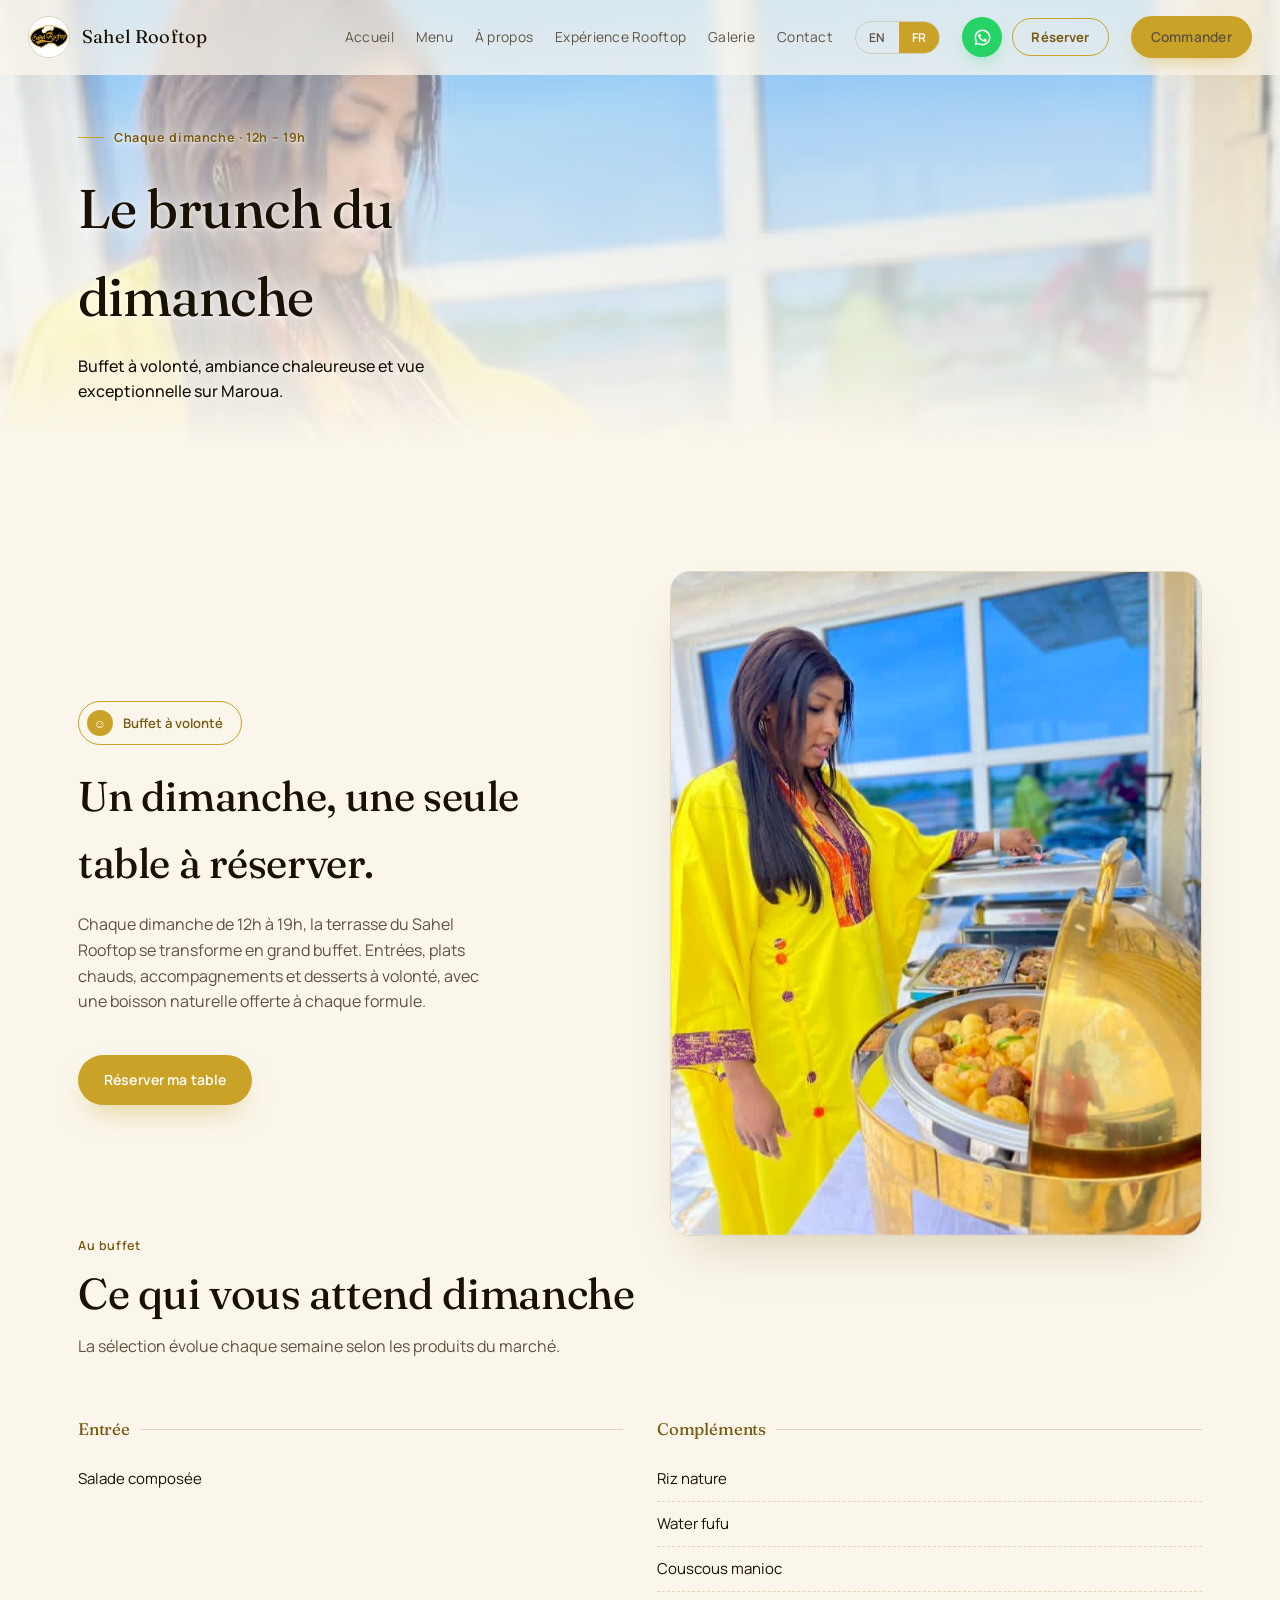
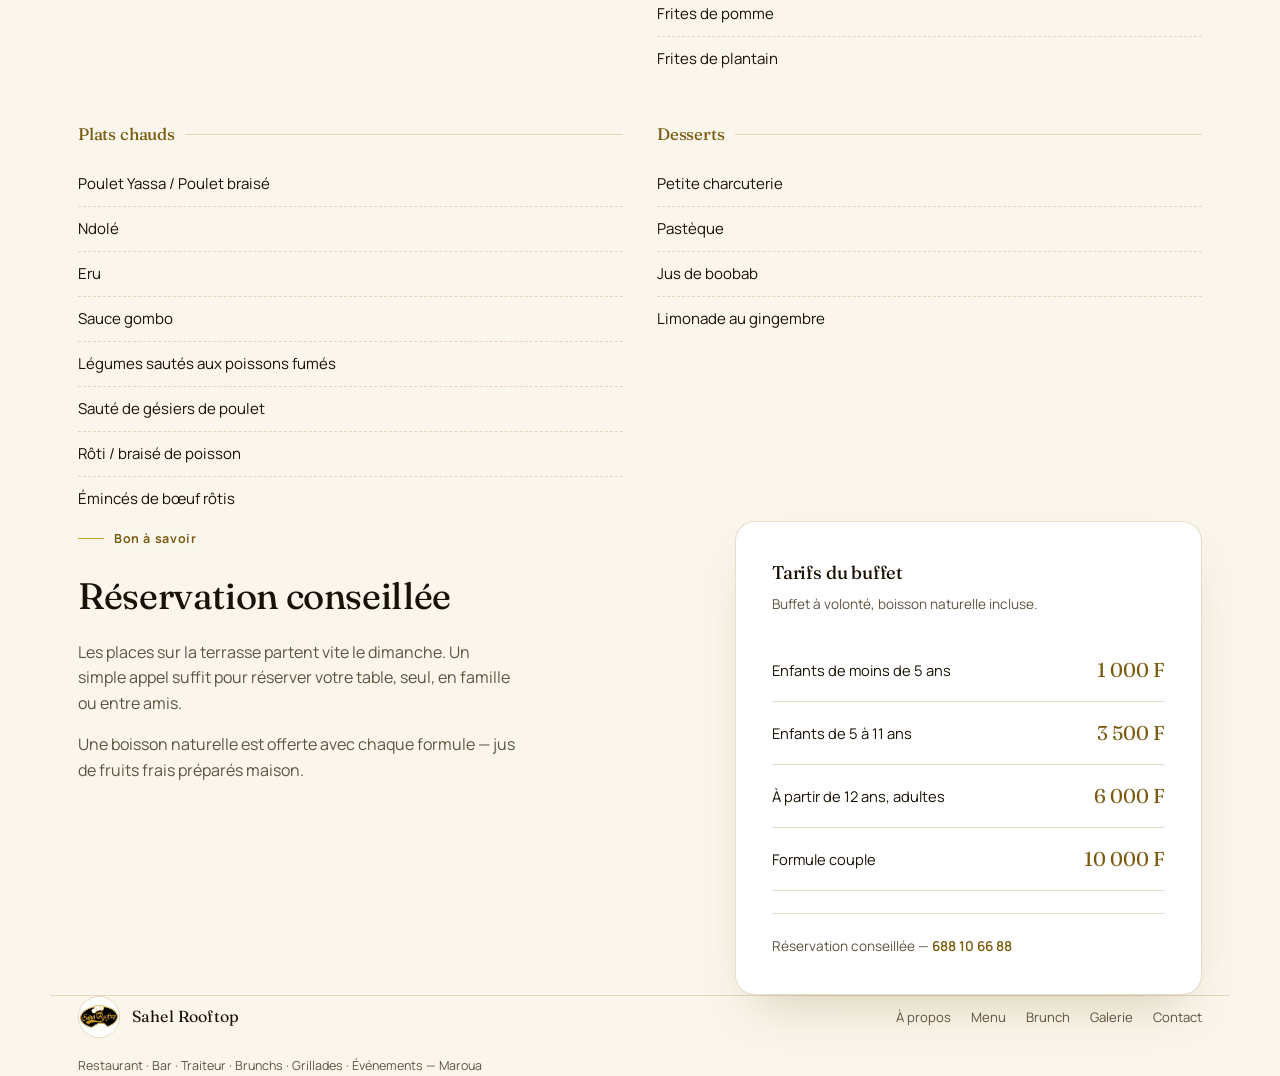
<file: brunch.html>
<!DOCTYPE html>
<html lang="fr">
<head>
<meta charset="UTF-8">
<meta name="viewport" content="width=device-width, initial-scale=1.0">
<title>Brunch du dimanche — Sahel Rooftop</title>
<meta name="description" content="Le brunch buffet à volonté du Sahel Rooftop, chaque dimanche de 12h à 19h. Entrées, plats chauds, compléments et desserts, à Maroua.">
<link rel="preconnect" href="https://fonts.googleapis.com">
<link rel="preconnect" href="https://fonts.gstatic.com" crossorigin>
<link href="https://fonts.googleapis.com/css2?family=Fraunces:ital,opsz,wght@0,9..144,300;0,9..144,450;0,9..144,600;1,9..144,450&family=Manrope:wght@400;500;600;700&display=swap" rel="stylesheet">
<link rel="stylesheet" href="styles.css">
<script>if(localStorage.getItem('sahel_lang')){document.documentElement.classList.add('lang-set');}</script>
<style>
  .brunch-intro{display:grid; grid-template-columns:1fr 1fr; gap:60px; align-items:center;}
  .brunch-intro p{color:var(--muted); margin-top:16px; max-width:42ch;}
  .brunch-badge-lg{
    display:inline-flex; align-items:center; gap:10px; border:1px solid var(--gold); border-radius:100px;
    padding:8px 18px 8px 8px; font-size:0.82rem; color:var(--gold-deep); font-weight:600; margin-bottom:18px;
  }
  .brunch-badge-lg .dot{width:26px; height:26px; border-radius:50%; background:var(--gold); color:#fff; display:flex; align-items:center; justify-content:center; font-size:0.75rem;}
  .brunch-preview{perspective:1200px;}
  .brunch-preview .dish-photo{
    position:relative; aspect-ratio:4/5; border-radius:20px; overflow:hidden;
    border:1px solid var(--line); box-shadow:var(--shadow); cursor:pointer;
    transform-style:preserve-3d; transition:transform .15s ease-out;
  }
  .brunch-preview .dish-photo img{position:absolute; inset:0; width:100%; height:100%; object-fit:cover;}
  .brunch-preview .dish-photo.spin{animation:dishSpin .9s cubic-bezier(.4,.1,.2,1);}
  @keyframes dishSpin{0%{transform:rotateY(0deg);} 100%{transform:rotateY(360deg);}}
  @media (max-width:860px){ .brunch-intro{grid-template-columns:1fr; gap:36px;} }

  .brunch-menu-cols{display:grid; grid-template-columns:1fr 1fr; gap:40px 34px;}
  .brunch-cat h3{font-size:1.05rem; color:var(--gold-deep); font-weight:450; margin-bottom:14px; display:flex; align-items:center; gap:10px;}
  .brunch-cat h3::after{content:''; flex:1; height:1px; background:var(--line);}
  .brunch-cat ul{list-style:none; margin:0; padding:0;}
  .brunch-cat li{font-size:0.94rem; color:var(--ink); padding:10px 0; border-bottom:1px dashed var(--line);}
  .brunch-cat li:last-child{border-bottom:none;}

  .pricing-wrap{display:grid; grid-template-columns:1.3fr 1fr; gap:50px; align-items:start;}
  .pricing-card{
    background:var(--surface); border:1px solid var(--line); border-radius:20px; padding:36px;
    box-shadow:var(--shadow);
  }
  .pricing-card h3{font-size:1.15rem; font-weight:450; margin-bottom:6px;}
  .pricing-card .sub{font-size:0.85rem; color:var(--muted); margin-bottom:24px;}
  .price-row{display:flex; justify-content:space-between; align-items:center; padding:15px 0; border-bottom:1px solid var(--line);}
  .price-row:last-of-type{border-bottom:none;}
  .price-row .p-lbl{font-size:0.92rem; color:var(--ink);}
  .price-row .p-val{font-family:'Fraunces',serif; font-size:1.25rem; color:var(--gold-deep);}
  .pricing-note{margin-top:22px; padding-top:22px; border-top:1px solid var(--line); font-size:0.85rem; color:var(--muted);}
  .pricing-note a{color:var(--gold-deep); font-weight:600;}
  @media (max-width:900px){ .pricing-wrap{grid-template-columns:1fr;} .brunch-menu-cols{grid-template-columns:1fr;} }
</style>
</head>
<body>

<header class="nav" id="siteNav">
  <div class="brand">
    <img src="assets/logo.jpg" alt="Sahel Rooftop">
    <span>Sahel Rooftop</span>
  </div>
  <nav class="links" id="navLinks">
    <a href="index.html" data-i18n="nav_home">Accueil</a>
    <a href="menu.html" data-i18n="nav_menu">Menu</a>
    <a href="apropos.html" data-i18n="nav_about">À propos</a>
    <a href="apropos.html#experience" data-i18n="nav_experience">Expérience Rooftop</a>
    <a href="galerie.html" data-i18n="nav_gallery">Galerie</a>
    <a href="contact.html" data-i18n="nav_contact">Contact</a>
    <div class="lang-switch">
      <button data-lang="en">EN</button>
      <button data-lang="fr">FR</button>
    </div>
    <div class="nav-quick-actions">
      <a class="whatsapp-nav-btn" href="https://wa.me/237688106688" target="_blank" rel="noopener" aria-label="WhatsApp" title="WhatsApp"><svg viewBox="0 0 24 24" width="19" height="19" fill="#ffffff" aria-hidden="true"><path d="M12.02 2C6.5 2 2.02 6.48 2.02 12c0 1.87.5 3.62 1.38 5.13L2 22l5.02-1.36A9.96 9.96 0 0 0 12.02 22c5.52 0 10-4.48 10-10s-4.48-10-10-10Zm0 18.13a8.1 8.1 0 0 1-4.13-1.13l-.3-.18-2.98.81.8-2.9-.2-.3a8.1 8.1 0 1 1 6.81 3.7Z"/><path d="M16.9 14.38c-.27-.14-1.6-.79-1.85-.88-.25-.09-.43-.14-.61.14-.18.27-.7.88-.86 1.06-.16.18-.32.2-.59.07-.27-.14-1.14-.42-2.18-1.34-.8-.72-1.34-1.6-1.5-1.87-.16-.27-.02-.42.12-.55.12-.12.27-.32.4-.48.14-.16.18-.27.27-.45.09-.18.05-.34-.02-.48-.07-.14-.61-1.47-.84-2.01-.22-.53-.44-.46-.61-.47-.16-.01-.34-.01-.52-.01-.18 0-.48.07-.73.34-.25.27-.95.93-.95 2.26 0 1.33.97 2.62 1.11 2.8.14.18 1.91 2.92 4.63 4.09.65.28 1.15.45 1.54.57.65.21 1.24.18 1.71.11.52-.08 1.6-.65 1.83-1.29.23-.63.23-1.17.16-1.29-.07-.11-.25-.18-.52-.32Z"/></svg></a>
      <button class="reserve-nav-btn" id="openBookingModal" type="button" data-i18n="nav_reserve">Réserver</button>
    </div>
    <a class="call-btn" href="tel:+237688106688" data-i18n="nav_order">Commander</a>
  </nav>
  <button class="burger" id="burgerBtn" aria-label="Menu">☰</button>
</header>

<div class="booking-modal-overlay" id="bookingModalOverlay">
  <div class="booking-modal" role="dialog" aria-modal="true" aria-labelledby="modalBookingTitle">
    <button class="modal-close" id="bookingModalClose" aria-label="Fermer">×</button>
    <span class="eyebrow-tag" data-i18n="mbk_eyebrow">Réservation rapide</span>
    <h3 id="modalBookingTitle" data-i18n="mbk_title">Réserver une table</h3>
    <p class="modal-sub" data-i18n="mbk_text">Votre demande est envoyée directement sur WhatsApp au restaurant.</p>
    <form id="modalBookingForm">
      <div class="booking-grid">
        <div class="field"><label for="mBkName" data-i18n="bk_name">Nom complet</label><input type="text" id="mBkName" required></div>
        <div class="field"><label for="mBkPhone" data-i18n="bk_phone">Téléphone</label><input type="tel" id="mBkPhone" required></div>
        <div class="field"><label for="mBkDate" data-i18n="bk_date">Date</label><input type="date" id="mBkDate" required></div>
        <div class="field"><label for="mBkTime" data-i18n="bk_time">Heure</label><input type="time" id="mBkTime" required></div>
        <div class="field full">
          <label for="mBkGuests" data-i18n="bk_guests">Nombre de personnes</label>
          <select id="mBkGuests" required>
            <option value="1">1</option>
            <option value="2" selected>2</option>
            <option value="3">3</option>
            <option value="4">4</option>
            <option value="5">5</option>
            <option value="6">6</option>
            <option value="7+">7+</option>
          </select>
        </div>
      </div>
      <button type="submit" class="btn-solid" style="width:100%; margin-top:22px;" data-i18n="bk_submit">Envoyer ma demande via WhatsApp</button>
    </form>
  </div>
</div>


<section class="page-hero">
  <div class="page-hero-media" style="background-image:url('assets/clients-buffet-hote.jpg'); background-position:center 22%;"></div>
  <div class="page-hero-scrim"></div>
  <div class="page-hero-content wrap">
    <span class="eyebrow-tag" data-i18n="ph_eyebrow">Chaque dimanche · 12h – 19h</span>
    <h1 data-i18n="ph_title">Le brunch du dimanche</h1>
    <p class="lede" data-i18n="ph_lede">Buffet à volonté, ambiance chaleureuse et vue exceptionnelle sur Maroua.</p>
  </div>
</section>

<section class="wrap">
  <div class="brunch-intro">
    <div class="reveal">
      <span class="brunch-badge-lg"><span class="dot">☺</span><span data-i18n="intro_badge">Buffet à volonté</span></span>
      <h2 style="font-size:clamp(1.9rem,3.4vw,2.6rem);" data-i18n="intro_title">Un dimanche, une seule table à réserver.</h2>
      <p data-i18n="intro_text">Chaque dimanche de 12h à 19h, la terrasse du Sahel Rooftop se transforme en grand buffet. Entrées, plats chauds, accompagnements et desserts à volonté, avec une boisson naturelle offerte à chaque formule.</p>
      <a class="btn-solid" style="margin-top:24px;" href="tel:+237688106688" data-i18n="intro_cta">Réserver ma table</a>
    </div>
    <div class="brunch-preview reveal">
      <div class="dish-photo">
        <img src="assets/clients-buffet-hote.jpg" alt="Buffet du brunch Sahel Rooftop">
      </div>
    </div>
  </div>
</section>

<section class="wrap">
  <div class="section-head reveal">
    <span class="kicker" data-i18n="menu_kicker">Au buffet</span>
    <h2 data-i18n="menu_title">Ce qui vous attend dimanche</h2>
    <p data-i18n="menu_sub">La sélection évolue chaque semaine selon les produits du marché.</p>
  </div>

  <div class="brunch-menu-cols reveal">
    <div class="brunch-cat">
      <h3 data-i18n="cat_entree">Entrée</h3>
      <ul><li data-i18n="i_salade">Salade composée</li></ul>
    </div>
    <div class="brunch-cat">
      <h3 data-i18n="cat_complements">Compléments</h3>
      <ul>
        <li data-i18n="i_riz">Riz nature</li>
        <li data-i18n="i_fufu">Water fufu</li>
        <li data-i18n="i_couscous">Couscous manioc</li>
        <li data-i18n="i_fritesp">Frites de pomme</li>
        <li data-i18n="i_fritesb">Frites de plantain</li>
      </ul>
    </div>
    <div class="brunch-cat">
      <h3 data-i18n="cat_chauds">Plats chauds</h3>
      <ul>
        <li data-i18n="i_poulet">Poulet Yassa / Poulet braisé</li>
        <li data-i18n="i_ndole">Ndolé</li>
        <li data-i18n="i_eru">Eru</li>
        <li data-i18n="i_gombo">Sauce gombo</li>
        <li data-i18n="i_legumes">Légumes sautés aux poissons fumés</li>
        <li data-i18n="i_gesiers">Sauté de gésiers de poulet</li>
        <li data-i18n="i_poisson">Rôti / braisé de poisson</li>
        <li data-i18n="i_boeuf">Émincés de bœuf rôtis</li>
      </ul>
    </div>
    <div class="brunch-cat">
      <h3 data-i18n="cat_desserts">Desserts</h3>
      <ul>
        <li data-i18n="i_charcuterie">Petite charcuterie</li>
        <li data-i18n="i_pasteque">Pastèque</li>
        <li data-i18n="i_jusboobab">Jus de boobab</li>
        <li data-i18n="i_limonade">Limonade au gingembre</li>
      </ul>
    </div>
  </div>
</section>

<section class="wrap">
  <div class="pricing-wrap">
    <div class="reveal">
      <span class="eyebrow-tag" data-i18n="pw_eyebrow">Bon à savoir</span>
      <h2 style="font-size:clamp(1.7rem,3vw,2.3rem);" data-i18n="pw_title">Réservation conseillée</h2>
      <p style="color:var(--muted); margin-top:14px; max-width:44ch;" data-i18n="pw_text">Les places sur la terrasse partent vite le dimanche. Un simple appel suffit pour réserver votre table, seul, en famille ou entre amis.</p>
      <p style="color:var(--muted); margin-top:14px; max-width:44ch;" data-i18n="pw_text2">Une boisson naturelle est offerte avec chaque formule — jus de fruits frais préparés maison.</p>
    </div>
    <div class="pricing-card reveal">
      <h3 data-i18n="price_title">Tarifs du buffet</h3>
      <div class="sub" data-i18n="price_sub">Buffet à volonté, boisson naturelle incluse.</div>
      <div class="price-row"><span class="p-lbl" data-i18n="price_1">Enfants de moins de 5 ans</span><span class="p-val">1 000 F</span></div>
      <div class="price-row"><span class="p-lbl" data-i18n="price_2">Enfants de 5 à 11 ans</span><span class="p-val">3 500 F</span></div>
      <div class="price-row"><span class="p-lbl" data-i18n="price_3">À partir de 12 ans, adultes</span><span class="p-val">6 000 F</span></div>
      <div class="price-row"><span class="p-lbl" data-i18n="price_4">Formule couple</span><span class="p-val">10 000 F</span></div>
      <div class="pricing-note" data-i18n="price_note">Réservation conseillée — <a href="tel:+237688106688">688 10 66 88</a></div>
    </div>
  </div>
</section>

<footer class="wrap">
  <div class="footer-row">
    <div class="brand"><img src="assets/logo.jpg" alt="Sahel Rooftop"><span>Sahel Rooftop</span></div>
    <div class="footer-links">
      <a href="apropos.html" data-i18n="nav_about">À propos</a>
      <a href="menu.html" data-i18n="nav_menu">Menu</a>
      <a href="brunch.html">Brunch</a>
      <a href="galerie.html" data-i18n="nav_gallery">Galerie</a>
      <a href="contact.html" data-i18n="nav_contact">Contact</a>
    </div>
  </div>
  <div class="fine" style="margin-top:18px;" data-i18n="footer_tagline">Restaurant · Bar · Traiteur · Brunchs · Grillades · Événements — Maroua</div>
</footer>

<script src="script.js"></script>
<script>
document.querySelectorAll('.brunch-preview .dish-photo').forEach(photo => {
  photo.addEventListener('click', () => {
    photo.classList.remove('spin');
    void photo.offsetWidth;
    photo.classList.add('spin');
  });
  photo.addEventListener('animationend', () => photo.classList.remove('spin'));
});

const dict = {
  fr: {
    nav_home:"Accueil", nav_menu:"Menu", nav_about:"À propos", nav_experience:"Expérience Rooftop",
    nav_gallery:"Galerie", nav_contact:"Contact", nav_order:"Commander",
    nav_whatsapp:"WhatsApp", nav_reserve:"Réserver",
    mbk_eyebrow:"Réservation rapide", mbk_title:"Réserver une table",
    mbk_text:"Votre demande est envoyée directement sur WhatsApp au restaurant.",
    bk_name:"Nom complet", bk_phone:"Téléphone", bk_date:"Date", bk_time:"Heure",
    bk_guests:"Nombre de personnes", bk_submit:"Envoyer ma demande via WhatsApp",
    ph_eyebrow:"Chaque dimanche · 12h – 19h", ph_title:"Le brunch du dimanche",
    ph_lede:"Buffet à volonté, ambiance chaleureuse et vue exceptionnelle sur Maroua.",
    intro_badge:"Buffet à volonté", intro_title:"Un dimanche, une seule table à réserver.",
    intro_text:"Chaque dimanche de 12h à 19h, la terrasse du Sahel Rooftop se transforme en grand buffet. Entrées, plats chauds, accompagnements et desserts à volonté, avec une boisson naturelle offerte à chaque formule.",
    intro_cta:"Réserver ma table",
    menu_kicker:"Au buffet", menu_title:"Ce qui vous attend dimanche",
    menu_sub:"La sélection évolue chaque semaine selon les produits du marché.",
    cat_entree:"Entrée", cat_complements:"Compléments", cat_chauds:"Plats chauds", cat_desserts:"Desserts",
    i_salade:"Salade composée", i_riz:"Riz nature", i_fufu:"Water fufu", i_couscous:"Couscous manioc",
    i_fritesp:"Frites de pomme", i_fritesb:"Frites de plantain",
    i_poulet:"Poulet Yassa / Poulet braisé", i_ndole:"Ndolé", i_eru:"Eru", i_gombo:"Sauce gombo",
    i_legumes:"Légumes sautés aux poissons fumés", i_gesiers:"Sauté de gésiers de poulet",
    i_poisson:"Rôti / braisé de poisson", i_boeuf:"Émincés de bœuf rôtis",
    i_charcuterie:"Petite charcuterie", i_pasteque:"Pastèque", i_jusboobab:"Jus de boobab", i_limonade:"Limonade au gingembre",
    pw_eyebrow:"Bon à savoir", pw_title:"Réservation conseillée",
    pw_text:"Les places sur la terrasse partent vite le dimanche. Un simple appel suffit pour réserver votre table, seul, en famille ou entre amis.",
    pw_text2:"Une boisson naturelle est offerte avec chaque formule — jus de fruits frais préparés maison.",
    price_title:"Tarifs du buffet", price_sub:"Buffet à volonté, boisson naturelle incluse.",
    price_1:"Enfants de moins de 5 ans", price_2:"Enfants de 5 à 11 ans",
    price_3:"À partir de 12 ans, adultes", price_4:"Formule couple",
    price_note:"Réservation conseillée — <a href=\"tel:+237688106688\">688 10 66 88</a>",
    footer_tagline:"Restaurant · Bar · Traiteur · Brunchs · Grillades · Événements — Maroua"
  },
  en: {
    nav_home:"Home", nav_menu:"Menu", nav_about:"About us", nav_experience:"Rooftop experience",
    nav_gallery:"Gallery", nav_contact:"Contact", nav_order:"Order now",
    nav_whatsapp:"WhatsApp", nav_reserve:"Book a table",
    mbk_eyebrow:"Quick booking", mbk_title:"Book a table",
    mbk_text:"Your request is sent straight to the restaurant on WhatsApp.",
    bk_name:"Full name", bk_phone:"Phone", bk_date:"Date", bk_time:"Time",
    bk_guests:"Number of guests", bk_submit:"Send my request via WhatsApp",
    ph_eyebrow:"Every Sunday · 12pm – 7pm", ph_title:"The Sunday brunch",
    ph_lede:"All-you-can-eat buffet, warm ambiance and an exceptional view over Maroua.",
    intro_badge:"All-you-can-eat", intro_title:"One Sunday, one table to book.",
    intro_text:"Every Sunday from 12pm to 7pm, the Sahel Rooftop terrace turns into a large buffet. Starters, hot dishes, sides and desserts all-you-can-eat, with a free natural drink included in every formula.",
    intro_cta:"Book my table",
    menu_kicker:"On the buffet", menu_title:"What awaits you on Sunday",
    menu_sub:"The selection changes weekly depending on market produce.",
    cat_entree:"Starter", cat_complements:"Sides", cat_chauds:"Hot dishes", cat_desserts:"Desserts",
    i_salade:"Mixed salad", i_riz:"Plain rice", i_fufu:"Water fufu", i_couscous:"Cassava couscous",
    i_fritesp:"French fries", i_fritesb:"Fried plantain",
    i_poulet:"Chicken Yassa / Grilled chicken", i_ndole:"Ndolé", i_eru:"Eru", i_gombo:"Okra sauce",
    i_legumes:"Sautéed greens with smoked fish", i_gesiers:"Sautéed chicken gizzards",
    i_poisson:"Roasted / grilled fish", i_boeuf:"Roasted minced beef",
    i_charcuterie:"Cold cuts", i_pasteque:"Watermelon", i_jusboobab:"Baobab juice", i_limonade:"Ginger lemonade",
    pw_eyebrow:"Good to know", pw_title:"Booking recommended",
    pw_text:"Terrace seats fill up fast on Sundays. One call is enough to book your table, alone, with family or friends.",
    pw_text2:"A natural drink is offered with every formula — fresh home-made fruit juice.",
    price_title:"Buffet pricing", price_sub:"All-you-can-eat buffet, natural drink included.",
    price_1:"Children under 5", price_2:"Children 5 to 11",
    price_3:"12 years and up, adults", price_4:"Couple formula",
    price_note:"Booking recommended — <a href=\"tel:+237688106688\">688 10 66 88</a>",
    footer_tagline:"Restaurant · Bar · Catering · Brunches · Grillades · Events — Maroua"
  }
};
initLanguage(dict);
</script>
</body>
</html>
</file>
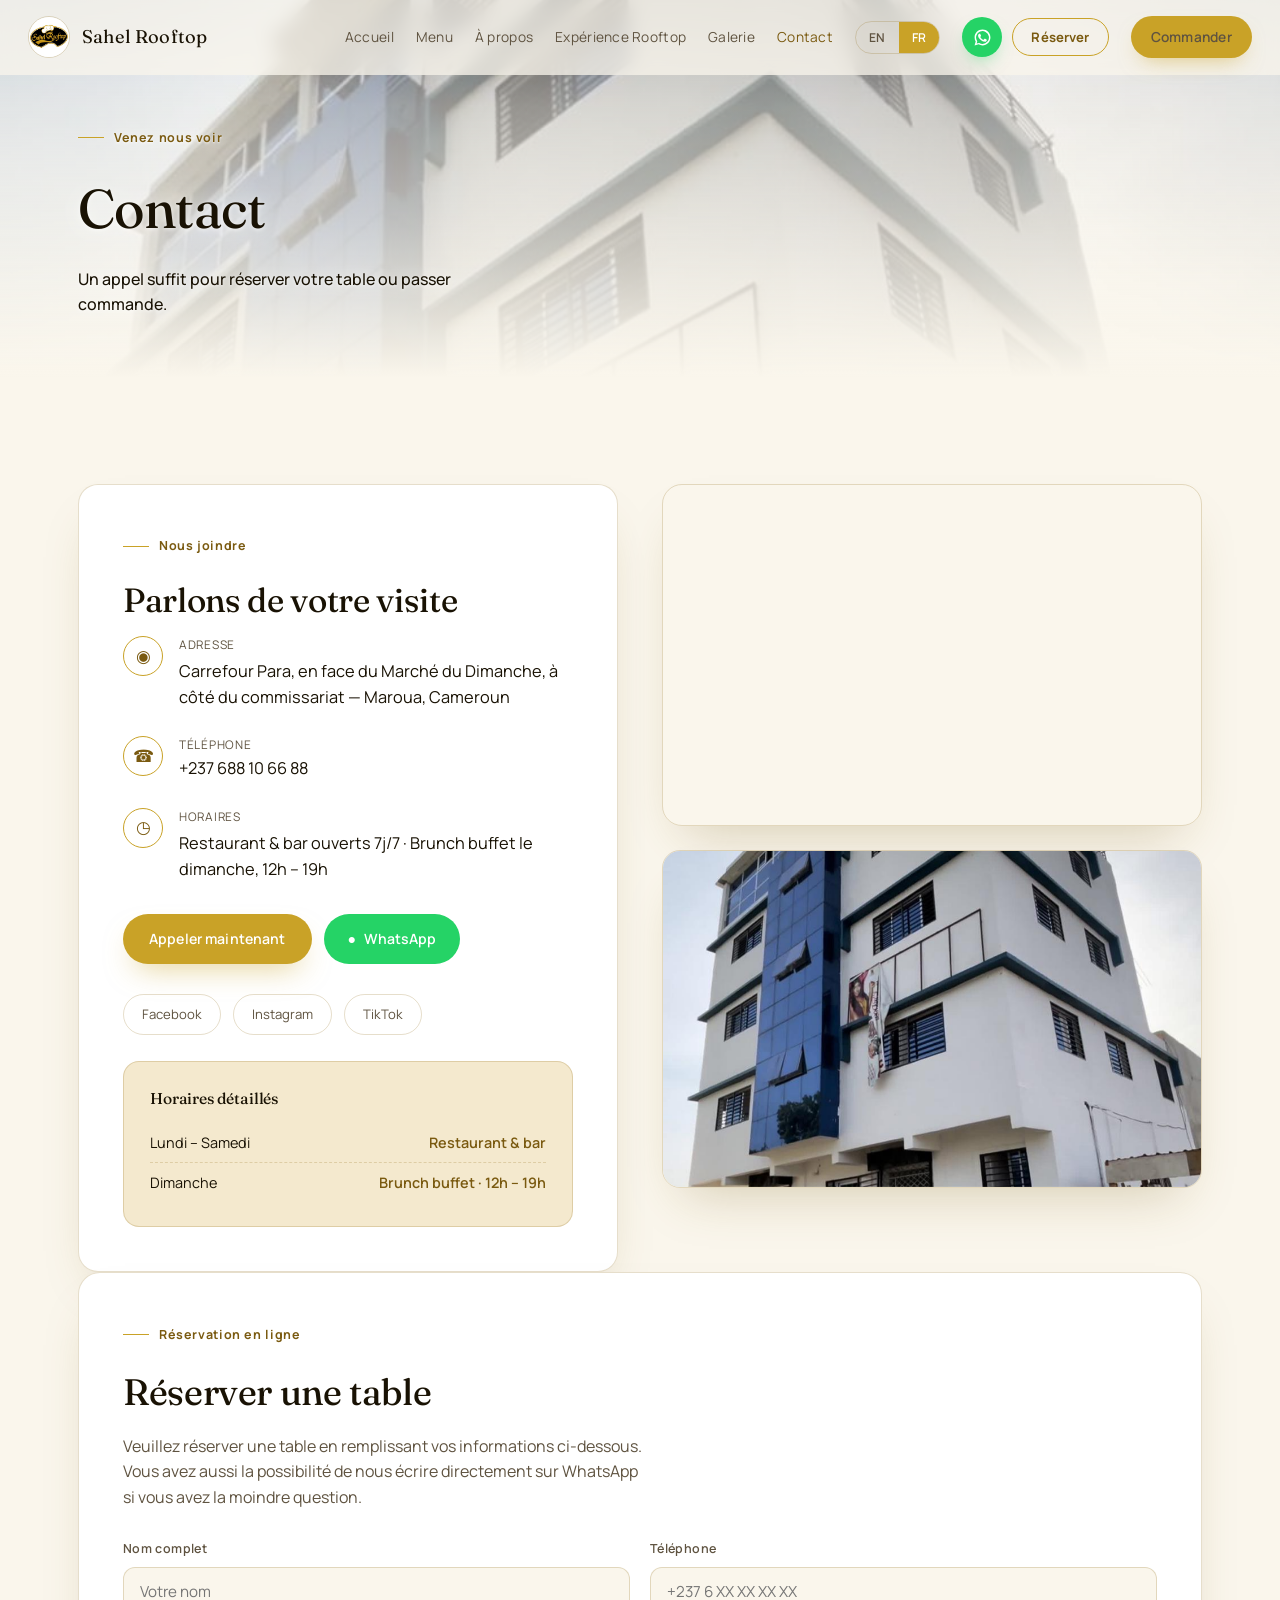
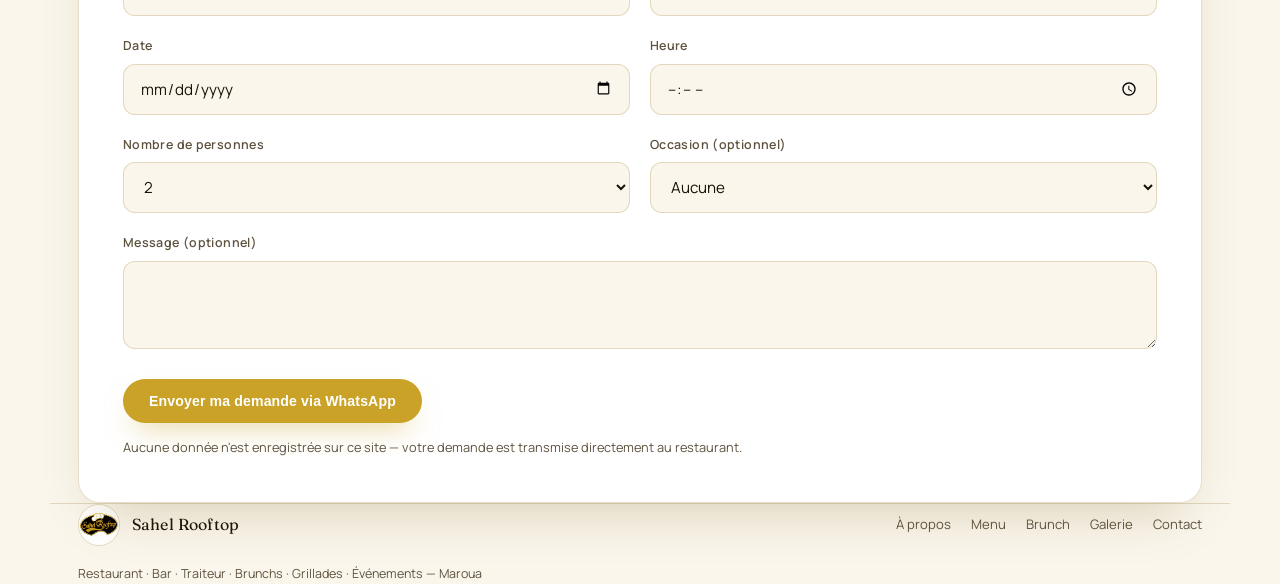
<file: contact.html>
<!DOCTYPE html>
<html lang="fr">
<head>
<meta charset="UTF-8">
<meta name="viewport" content="width=device-width, initial-scale=1.0">
<title>Contact — Sahel Rooftop</title>
<meta name="description" content="Contactez Sahel Rooftop à Maroua, Carrefour Para. Téléphone, WhatsApp, adresse et itinéraire.">
<link rel="preconnect" href="https://fonts.googleapis.com">
<link rel="preconnect" href="https://fonts.gstatic.com" crossorigin>
<link href="https://fonts.googleapis.com/css2?family=Fraunces:ital,opsz,wght@0,9..144,300;0,9..144,450;0,9..144,600;1,9..144,450&family=Manrope:wght@400;500;600;700&display=swap" rel="stylesheet">
<link rel="stylesheet" href="styles.css">
<script>if(localStorage.getItem('sahel_lang')){document.documentElement.classList.add('lang-set');}</script>
<style>
  .contact-grid{display:grid; grid-template-columns:1fr 1fr; gap:44px;}
  .contact-card{
    background:var(--surface); border:1px solid var(--line); border-radius:20px; padding:44px;
    box-shadow:var(--shadow);
  }
  .contact-list{display:flex; flex-direction:column; gap:26px; margin-top:8px;}
  .contact-list .row{display:flex; gap:16px; align-items:flex-start;}
  .contact-list .ic{
    width:40px; height:40px; flex:0 0 40px; border-radius:50%; border:1px solid var(--gold);
    display:flex; align-items:center; justify-content:center; color:var(--gold-deep); font-size:1.05rem;
  }
  .contact-list .lbl{font-size:0.74rem; color:var(--muted); text-transform:uppercase; letter-spacing:0.06em;}
  .contact-list .val{font-size:1.02rem; margin-top:3px;}
  .contact-list a.val:hover{color:var(--gold-deep);}
  .contact-ctas{display:flex; gap:12px; margin-top:32px; flex-wrap:wrap;}
  .btn-whatsapp{
    background:#25D366; color:#fff; padding:14px 24px; border-radius:100px; font-size:0.88rem; font-weight:600;
    display:inline-flex; align-items:center; gap:8px; transition:transform .3s ease;
  }
  .btn-whatsapp:hover{transform:translateY(-3px);}
  .social-row{display:flex; gap:12px; margin-top:30px; flex-wrap:wrap;}
  .social-row span{
    border:1px solid var(--line); border-radius:100px; padding:9px 18px; font-size:0.82rem; color:var(--muted);
    display:inline-flex; align-items:center; gap:7px;
  }

  .map-card{border:1px solid var(--line); border-radius:20px; overflow:hidden; box-shadow:var(--shadow); min-height:340px;}
  .map-card iframe{width:100%; height:100%; min-height:340px; border:0; display:block;}

  .hours-card{
    background:var(--surface-2); border:1px solid var(--line); border-radius:16px; padding:24px 26px; margin-top:26px;
  }
  .hours-card h3{font-size:0.98rem; font-weight:450; margin-bottom:12px;}
  .hours-row{display:flex; justify-content:space-between; padding:8px 0; border-bottom:1px dashed var(--line); font-size:0.9rem;}
  .hours-row:last-child{border-bottom:none;}
  .hours-row .day{color:var(--ink);}
  .hours-row .time{color:var(--gold-deep); font-weight:600;}

  @media (max-width:900px){ .contact-grid{grid-template-columns:1fr;} }
</style>
</head>
<body>

<header class="nav" id="siteNav">
  <div class="brand">
    <img src="assets/logo.jpg" alt="Sahel Rooftop">
    <span>Sahel Rooftop</span>
  </div>
  <nav class="links" id="navLinks">
    <a href="index.html" data-i18n="nav_home">Accueil</a>
    <a href="menu.html" data-i18n="nav_menu">Menu</a>
    <a href="apropos.html" data-i18n="nav_about">À propos</a>
    <a href="apropos.html#experience" data-i18n="nav_experience">Expérience Rooftop</a>
    <a href="galerie.html" data-i18n="nav_gallery">Galerie</a>
    <a href="contact.html" class="current" data-i18n="nav_contact">Contact</a>
    <div class="lang-switch">
      <button data-lang="en">EN</button>
      <button data-lang="fr">FR</button>
    </div>
    <div class="nav-quick-actions">
      <a class="whatsapp-nav-btn" href="https://wa.me/237688106688" target="_blank" rel="noopener" aria-label="WhatsApp" title="WhatsApp"><svg viewBox="0 0 24 24" width="19" height="19" fill="#ffffff" aria-hidden="true"><path d="M12.02 2C6.5 2 2.02 6.48 2.02 12c0 1.87.5 3.62 1.38 5.13L2 22l5.02-1.36A9.96 9.96 0 0 0 12.02 22c5.52 0 10-4.48 10-10s-4.48-10-10-10Zm0 18.13a8.1 8.1 0 0 1-4.13-1.13l-.3-.18-2.98.81.8-2.9-.2-.3a8.1 8.1 0 1 1 6.81 3.7Z"/><path d="M16.9 14.38c-.27-.14-1.6-.79-1.85-.88-.25-.09-.43-.14-.61.14-.18.27-.7.88-.86 1.06-.16.18-.32.2-.59.07-.27-.14-1.14-.42-2.18-1.34-.8-.72-1.34-1.6-1.5-1.87-.16-.27-.02-.42.12-.55.12-.12.27-.32.4-.48.14-.16.18-.27.27-.45.09-.18.05-.34-.02-.48-.07-.14-.61-1.47-.84-2.01-.22-.53-.44-.46-.61-.47-.16-.01-.34-.01-.52-.01-.18 0-.48.07-.73.34-.25.27-.95.93-.95 2.26 0 1.33.97 2.62 1.11 2.8.14.18 1.91 2.92 4.63 4.09.65.28 1.15.45 1.54.57.65.21 1.24.18 1.71.11.52-.08 1.6-.65 1.83-1.29.23-.63.23-1.17.16-1.29-.07-.11-.25-.18-.52-.32Z"/></svg></a>
      <button class="reserve-nav-btn" id="openBookingModal" type="button" data-i18n="nav_reserve">Réserver</button>
    </div>
    <a class="call-btn" href="tel:+237688106688" data-i18n="nav_order">Commander</a>
  </nav>
  <button class="burger" id="burgerBtn" aria-label="Menu">☰</button>
</header>

<div class="booking-modal-overlay" id="bookingModalOverlay">
  <div class="booking-modal" role="dialog" aria-modal="true" aria-labelledby="modalBookingTitle">
    <button class="modal-close" id="bookingModalClose" aria-label="Fermer">×</button>
    <span class="eyebrow-tag" data-i18n="mbk_eyebrow">Réservation rapide</span>
    <h3 id="modalBookingTitle" data-i18n="mbk_title">Réserver une table</h3>
    <p class="modal-sub" data-i18n="mbk_text">Votre demande est envoyée directement sur WhatsApp au restaurant.</p>
    <form id="modalBookingForm">
      <div class="booking-grid">
        <div class="field"><label for="mBkName" data-i18n="bk_name">Nom complet</label><input type="text" id="mBkName" required></div>
        <div class="field"><label for="mBkPhone" data-i18n="bk_phone">Téléphone</label><input type="tel" id="mBkPhone" required></div>
        <div class="field"><label for="mBkDate" data-i18n="bk_date">Date</label><input type="date" id="mBkDate" required></div>
        <div class="field"><label for="mBkTime" data-i18n="bk_time">Heure</label><input type="time" id="mBkTime" required></div>
        <div class="field full">
          <label for="mBkGuests" data-i18n="bk_guests">Nombre de personnes</label>
          <select id="mBkGuests" required>
            <option value="1">1</option>
            <option value="2" selected>2</option>
            <option value="3">3</option>
            <option value="4">4</option>
            <option value="5">5</option>
            <option value="6">6</option>
            <option value="7+">7+</option>
          </select>
        </div>
      </div>
      <button type="submit" class="btn-solid" style="width:100%; margin-top:22px;" data-i18n="bk_submit">Envoyer ma demande via WhatsApp</button>
    </form>
  </div>
</div>


<section class="page-hero">
  <div class="page-hero-media" style="background-image:url('assets/building.jpg'); background-position:center 25%;"></div>
  <div class="page-hero-scrim"></div>
  <div class="page-hero-content wrap">
    <span class="eyebrow-tag" data-i18n="ph_eyebrow">Venez nous voir</span>
    <h1 data-i18n="ph_title">Contact</h1>
    <p class="lede" data-i18n="ph_lede">Un appel suffit pour réserver votre table ou passer commande.</p>
  </div>
</section>

<section class="wrap">
  <div class="contact-grid reveal">
    <div class="contact-card">
      <span class="eyebrow-tag" data-i18n="cc_eyebrow">Nous joindre</span>
      <h2 style="font-size:clamp(1.6rem,2.8vw,2.1rem);" data-i18n="cc_title">Parlons de votre visite</h2>

      <div class="contact-list">
        <div class="row">
          <div class="ic">◉</div>
          <div>
            <div class="lbl" data-i18n="lbl_address">Adresse</div>
            <div class="val" data-i18n="val_address">Carrefour Para, en face du Marché du Dimanche, à côté du commissariat — Maroua, Cameroun</div>
          </div>
        </div>
        <div class="row">
          <div class="ic">☎</div>
          <div>
            <div class="lbl" data-i18n="lbl_phone">Téléphone</div>
            <a class="val" href="tel:+237688106688">+237 688 10 66 88</a>
          </div>
        </div>
        <div class="row">
          <div class="ic">◷</div>
          <div>
            <div class="lbl" data-i18n="lbl_hours">Horaires</div>
            <div class="val" data-i18n="val_hours">Restaurant & bar ouverts 7j/7 · Brunch buffet le dimanche, 12h – 19h</div>
          </div>
        </div>
      </div>

      <div class="contact-ctas">
        <a class="btn-solid" href="tel:+237688106688" data-i18n="cta_call">Appeler maintenant</a>
        <a class="btn-whatsapp" href="https://wa.me/237688106688" target="_blank" rel="noopener">
          <span>●</span><span data-i18n="cta_whatsapp">WhatsApp</span>
        </a>
      </div>

      <div class="social-row">
        <span data-i18n="soc_fb">Facebook</span>
        <span data-i18n="soc_ig">Instagram</span>
        <span data-i18n="soc_tt">TikTok</span>
      </div>

      <div class="hours-card">
        <h3 data-i18n="hc_title">Horaires détaillés</h3>
        <div class="hours-row"><span class="day" data-i18n="hc_d1">Lundi – Samedi</span><span class="time" data-i18n="hc_t1">Restaurant & bar</span></div>
        <div class="hours-row"><span class="day" data-i18n="hc_d2">Dimanche</span><span class="time" data-i18n="hc_t2">Brunch buffet · 12h – 19h</span></div>
      </div>
    </div>

    <div>
      <div class="map-card">
        <iframe
          src="https://www.google.com/maps?q=Sahel+Rooftop+Carrefour+Para+Maroua+Cameroun&output=embed"
          loading="lazy" referrerpolicy="no-referrer-when-downgrade"
          title="Localisation Sahel Rooftop"></iframe>
      </div>
      <div class="tilt-wrap" style="margin-top:24px;">
        <div class="tilt"><img src="assets/building.jpg" alt="Bâtiment Sahel Rooftop" style="aspect-ratio:16/10; object-fit:cover; width:100%;"></div>
      </div>
    </div>
  </div>
</section>

<section class="wrap">
  <div class="booking-card reveal">
    <span class="eyebrow-tag" data-i18n="bk_eyebrow">Réservation en ligne</span>
    <h2 style="font-size:clamp(1.7rem,3vw,2.3rem);" data-i18n="bk_title">Réserver une table</h2>
    <p style="color:var(--muted); margin-top:12px; max-width:52ch;" data-i18n="bk_text">Veuillez réserver une table en remplissant vos informations ci-dessous. Vous avez aussi la possibilité de nous écrire directement sur WhatsApp si vous avez la moindre question.</p>

    <form id="bookingForm">
      <div class="booking-grid">
        <div class="field">
          <label for="bkName" data-i18n="bk_name">Nom complet</label>
          <input type="text" id="bkName" required placeholder="Votre nom">
        </div>
        <div class="field">
          <label for="bkPhone" data-i18n="bk_phone">Téléphone</label>
          <input type="tel" id="bkPhone" required placeholder="+237 6 XX XX XX XX">
        </div>
        <div class="field">
          <label for="bkDate" data-i18n="bk_date">Date</label>
          <input type="date" id="bkDate" required>
        </div>
        <div class="field">
          <label for="bkTime" data-i18n="bk_time">Heure</label>
          <input type="time" id="bkTime" required>
        </div>
        <div class="field">
          <label for="bkGuests" data-i18n="bk_guests">Nombre de personnes</label>
          <select id="bkGuests" required>
            <option value="1">1</option>
            <option value="2" selected>2</option>
            <option value="3">3</option>
            <option value="4">4</option>
            <option value="5">5</option>
            <option value="6">6</option>
            <option value="7+">7+</option>
          </select>
        </div>
        <div class="field">
          <label for="bkOccasion" data-i18n="bk_occasion">Occasion (optionnel)</label>
          <select id="bkOccasion">
            <option value="" data-i18n="bk_occ0">Aucune</option>
            <option value="Anniversaire" data-i18n="bk_occ1">Anniversaire</option>
            <option value="Rendez-vous d'affaires" data-i18n="bk_occ2">Rendez-vous d'affaires</option>
            <option value="Célébration en famille" data-i18n="bk_occ3">Célébration en famille</option>
            <option value="Brunch du dimanche" data-i18n="bk_occ4">Brunch du dimanche</option>
          </select>
        </div>
        <div class="field full">
          <label for="bkMessage" data-i18n="bk_message">Message (optionnel)</label>
          <textarea id="bkMessage" placeholder=""></textarea>
        </div>
      </div>

      <div class="booking-submit">
        <button type="submit" class="btn-solid" data-i18n="bk_submit">Envoyer ma demande via WhatsApp</button>
      </div>
      <div class="booking-note" data-i18n="bk_note">Aucune donnée n'est enregistrée sur ce site — votre demande est transmise directement au restaurant.</div>
      <div class="booking-success" id="bookingSuccess" data-i18n="bk_success">Merci ! WhatsApp s'ouvre avec votre demande de réservation pré-remplie.</div>
    </form>
  </div>
</section>

<footer class="wrap">
  <div class="footer-row">
    <div class="brand"><img src="assets/logo.jpg" alt="Sahel Rooftop"><span>Sahel Rooftop</span></div>
    <div class="footer-links">
      <a href="apropos.html" data-i18n="nav_about">À propos</a>
      <a href="menu.html" data-i18n="nav_menu">Menu</a>
      <a href="brunch.html">Brunch</a>
      <a href="galerie.html" data-i18n="nav_gallery">Galerie</a>
      <a href="contact.html" data-i18n="nav_contact">Contact</a>
    </div>
  </div>
  <div class="fine" style="margin-top:18px;" data-i18n="footer_tagline">Restaurant · Bar · Traiteur · Brunchs · Grillades · Événements — Maroua</div>
</footer>

<script src="script.js"></script>
<script>
const bookingForm = document.getElementById('bookingForm');
if (bookingForm) {
  bookingForm.addEventListener('submit', (e) => {
    e.preventDefault();
    const name = document.getElementById('bkName').value.trim();
    const phone = document.getElementById('bkPhone').value.trim();
    const date = document.getElementById('bkDate').value;
    const time = document.getElementById('bkTime').value;
    const guests = document.getElementById('bkGuests').value;
    const occasion = document.getElementById('bkOccasion').value;
    const message = document.getElementById('bkMessage').value.trim();

    const lines = [
      "Bonjour Sahel Rooftop, je souhaite réserver une table :",
      "• Nom : " + name,
      "• Téléphone : " + phone,
      "• Date : " + date,
      "• Heure : " + time,
      "• Nombre de personnes : " + guests,
    ];
    if (occasion) lines.push("• Occasion : " + occasion);
    if (message) lines.push("• Message : " + message);

    const text = encodeURIComponent(lines.join("\n"));
    window.open("https://wa.me/237688106688?text=" + text, "_blank");

    const success = document.getElementById('bookingSuccess');
    if (success) success.classList.add('show');
  });
}

const dict = {
  fr: {
    nav_home:"Accueil", nav_menu:"Menu", nav_about:"À propos", nav_experience:"Expérience Rooftop",
    nav_gallery:"Galerie", nav_contact:"Contact", nav_order:"Commander",
    nav_whatsapp:"WhatsApp", nav_reserve:"Réserver",
    mbk_eyebrow:"Réservation rapide", mbk_title:"Réserver une table",
    mbk_text:"Votre demande est envoyée directement sur WhatsApp au restaurant.",
    bk_eyebrow:"Réservation en ligne", bk_title:"Réserver une table",
    bk_text:"Veuillez réserver une table en remplissant vos informations ci-dessous. Vous avez aussi la possibilité de nous écrire directement sur WhatsApp si vous avez la moindre question.",
    bk_name:"Nom complet", bk_phone:"Téléphone", bk_date:"Date", bk_time:"Heure",
    bk_guests:"Nombre de personnes", bk_occasion:"Occasion (optionnel)",
    bk_occ0:"Aucune", bk_occ1:"Anniversaire", bk_occ2:"Rendez-vous d'affaires",
    bk_occ3:"Célébration en famille", bk_occ4:"Brunch du dimanche",
    bk_message:"Message (optionnel)", bk_submit:"Envoyer ma demande via WhatsApp",
    bk_note:"Aucune donnée n'est enregistrée sur ce site — votre demande est transmise directement au restaurant.",
    bk_success:"Merci ! WhatsApp s'ouvre avec votre demande de réservation pré-remplie.",
    ph_eyebrow:"Venez nous voir", ph_title:"Contact",
    ph_lede:"Un appel suffit pour réserver votre table ou passer commande.",
    cc_eyebrow:"Nous joindre", cc_title:"Parlons de votre visite",
    lbl_address:"Adresse", val_address:"Carrefour Para, en face du Marché du Dimanche, à côté du commissariat — Maroua, Cameroun",
    lbl_phone:"Téléphone", lbl_hours:"Horaires",
    val_hours:"Restaurant & bar ouverts 7j/7 · Brunch buffet le dimanche, 12h – 19h",
    cta_call:"Appeler maintenant", cta_whatsapp:"WhatsApp",
    soc_fb:"Facebook", soc_ig:"Instagram", soc_tt:"TikTok",
    hc_title:"Horaires détaillés", hc_d1:"Lundi – Samedi", hc_t1:"Restaurant & bar",
    hc_d2:"Dimanche", hc_t2:"Brunch buffet · 12h – 19h",
    footer_tagline:"Restaurant · Bar · Traiteur · Brunchs · Grillades · Événements — Maroua"
  },
  en: {
    nav_home:"Home", nav_menu:"Menu", nav_about:"About us", nav_experience:"Rooftop experience",
    nav_gallery:"Gallery", nav_contact:"Contact", nav_order:"Order now",
    nav_whatsapp:"WhatsApp", nav_reserve:"Book a table",
    mbk_eyebrow:"Quick booking", mbk_title:"Book a table",
    mbk_text:"Your request is sent straight to the restaurant on WhatsApp.",
    bk_eyebrow:"Online booking", bk_title:"Book a table",
    bk_text:"Please book a table by filling in your details below. You're also welcome to write to us directly on WhatsApp if you have any questions.",
    bk_name:"Full name", bk_phone:"Phone", bk_date:"Date", bk_time:"Time",
    bk_guests:"Number of guests", bk_occasion:"Occasion (optional)",
    bk_occ0:"None", bk_occ1:"Birthday", bk_occ2:"Business meeting",
    bk_occ3:"Family celebration", bk_occ4:"Sunday brunch",
    bk_message:"Message (optional)", bk_submit:"Send my request via WhatsApp",
    bk_note:"No data is stored on this site — your request is sent directly to the restaurant.",
    bk_success:"Thank you! WhatsApp is opening with your pre-filled booking request.",
    ph_eyebrow:"Come see us", ph_title:"Contact",
    ph_lede:"One call is all it takes to book your table or place an order.",
    cc_eyebrow:"Get in touch", cc_title:"Let's talk about your visit",
    lbl_address:"Address", val_address:"Carrefour Para, opposite the Sunday Market, next to the police station — Maroua, Cameroon",
    lbl_phone:"Phone", lbl_hours:"Hours",
    val_hours:"Restaurant & bar open 7 days a week · Sunday buffet brunch, 12pm – 7pm",
    cta_call:"Call now", cta_whatsapp:"WhatsApp",
    soc_fb:"Facebook", soc_ig:"Instagram", soc_tt:"TikTok",
    hc_title:"Detailed hours", hc_d1:"Monday – Saturday", hc_t1:"Restaurant & bar",
    hc_d2:"Sunday", hc_t2:"Buffet brunch · 12pm – 7pm",
    footer_tagline:"Restaurant · Bar · Catering · Brunches · Grillades · Events — Maroua"
  }
};
initLanguage(dict);
</script>
</body>
</html>
</file>
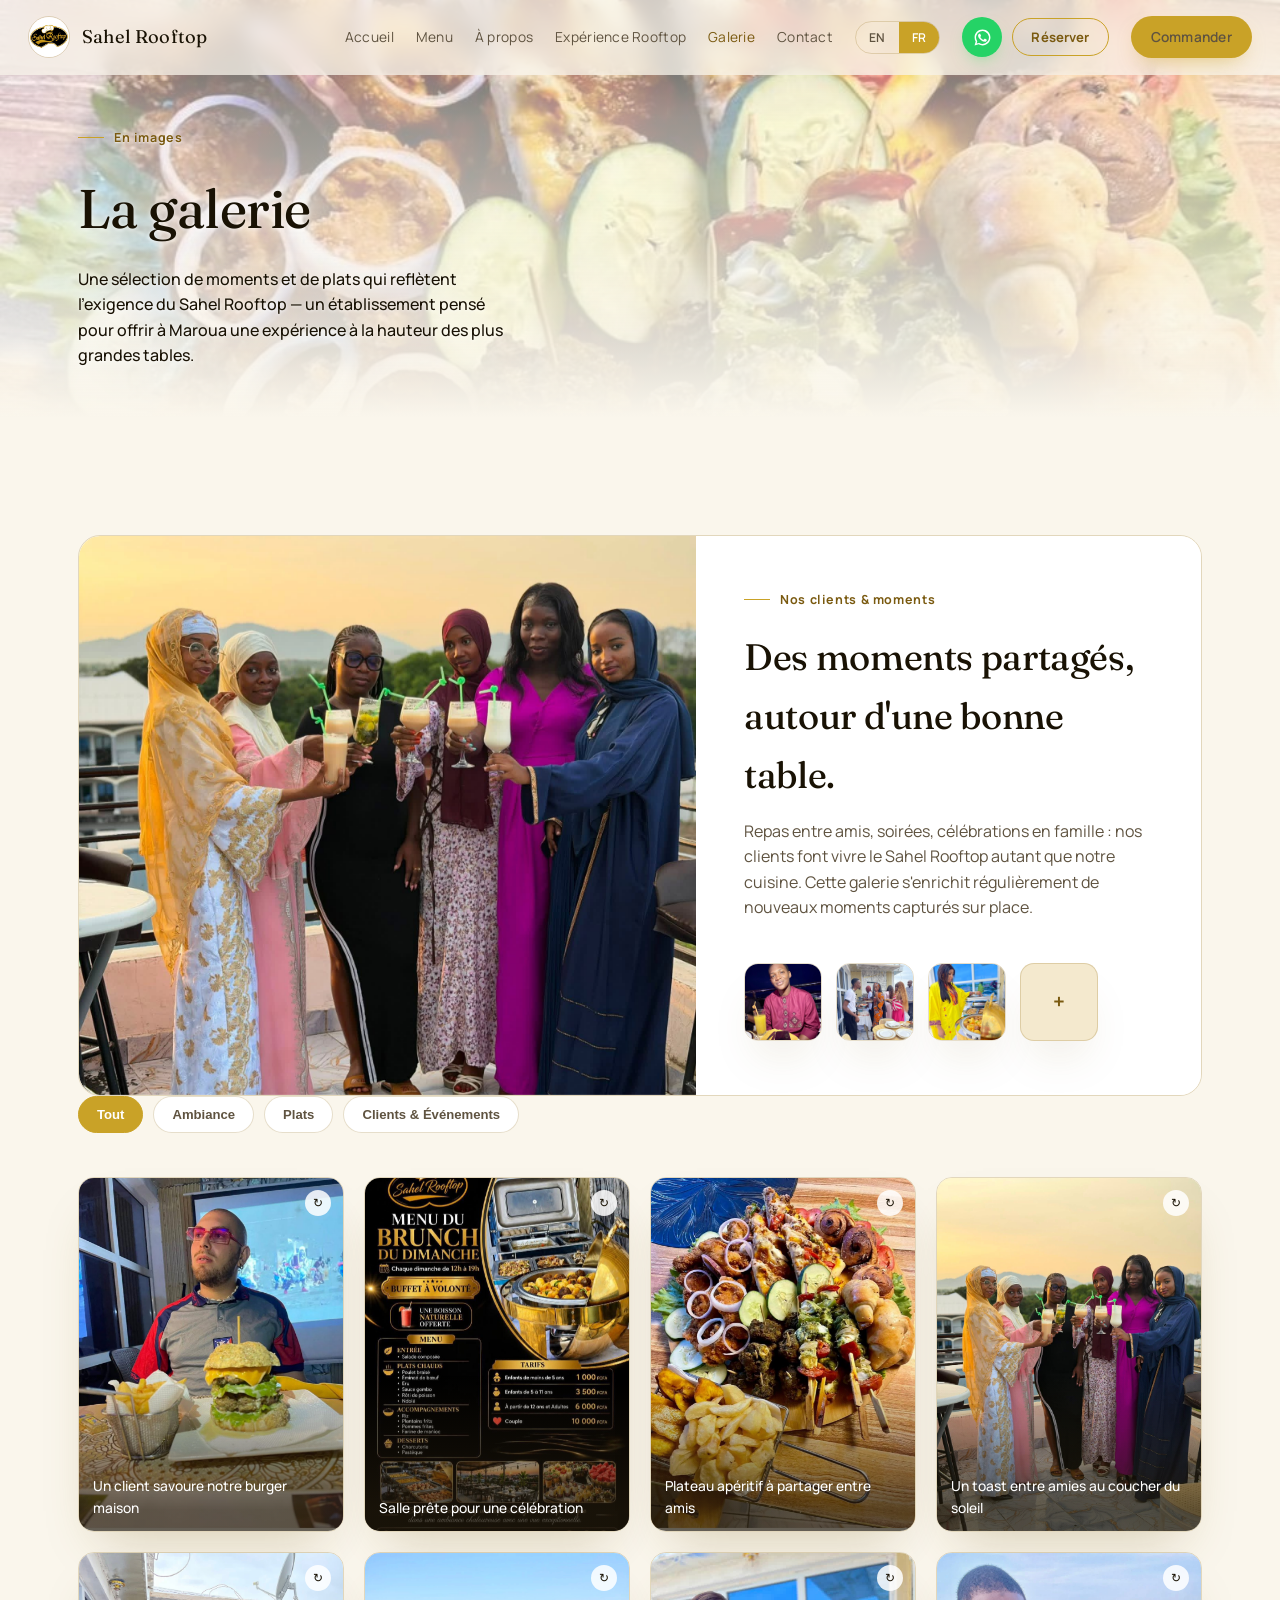
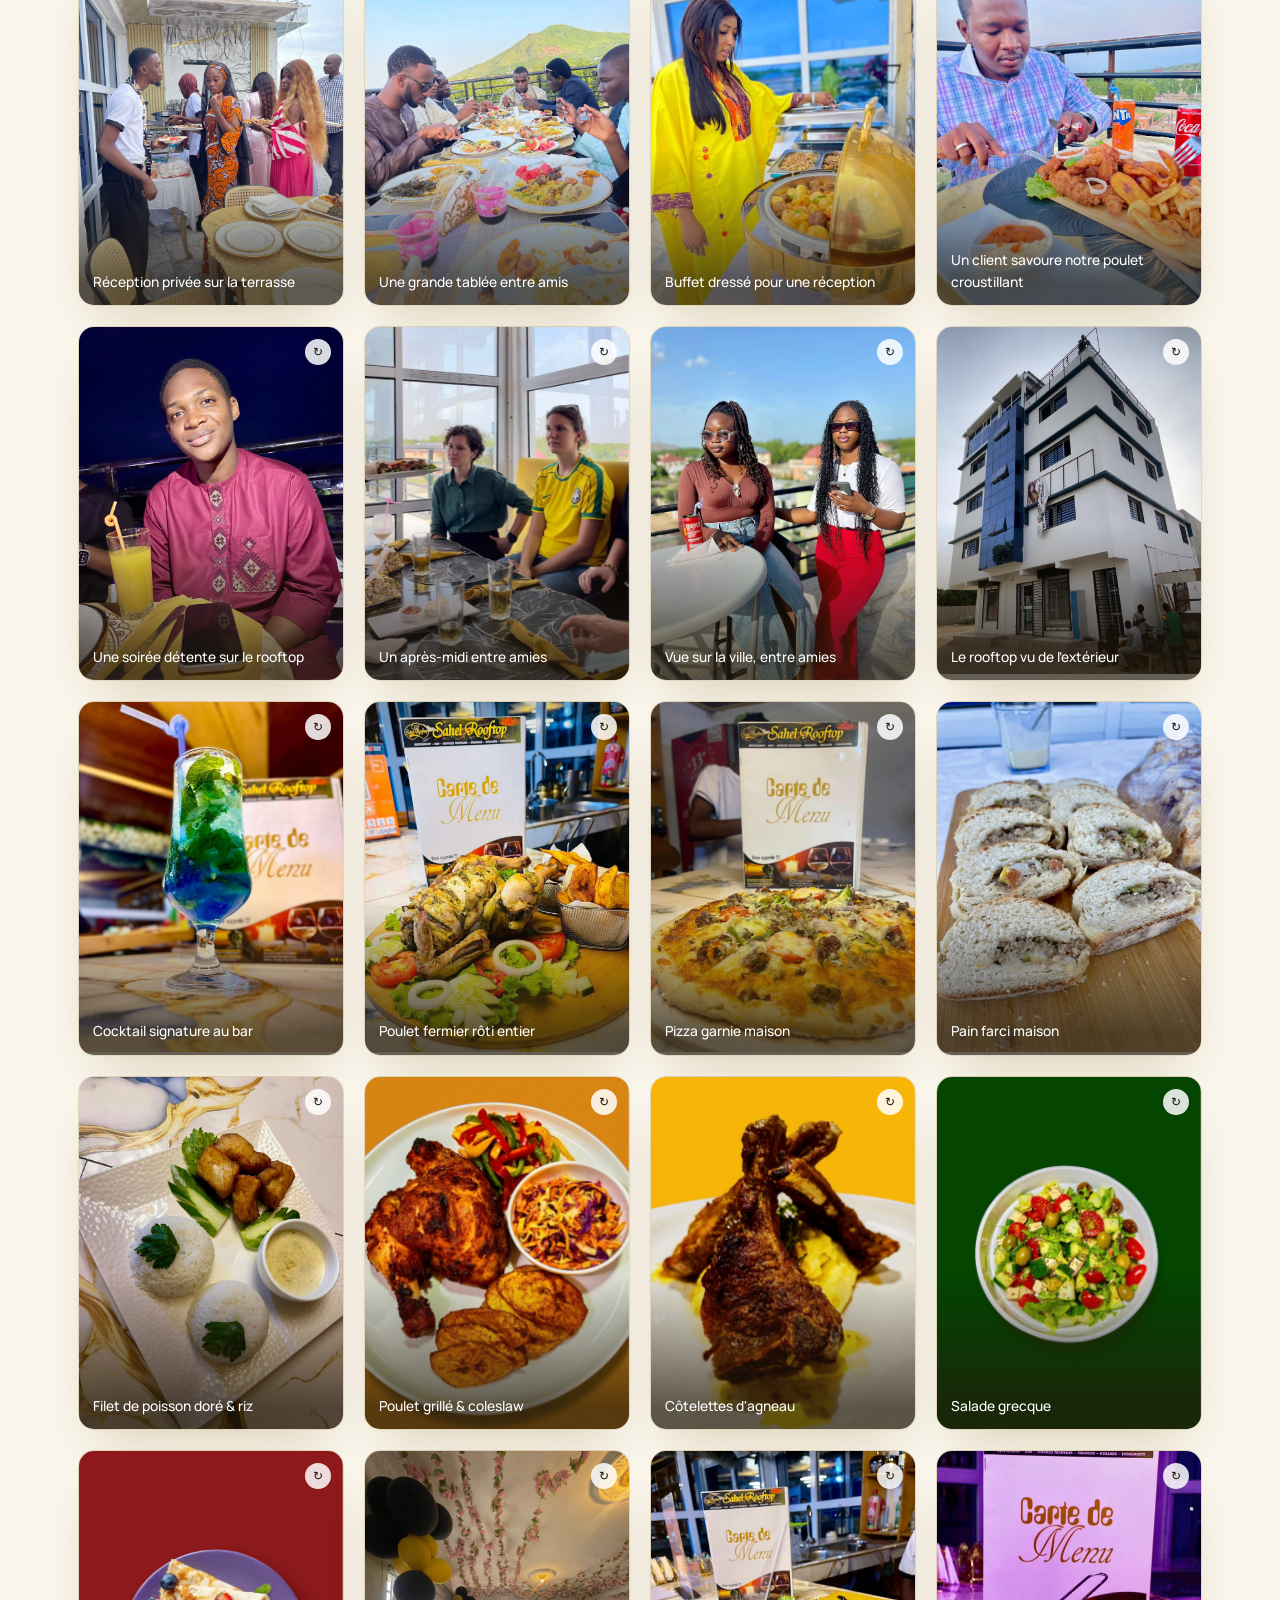
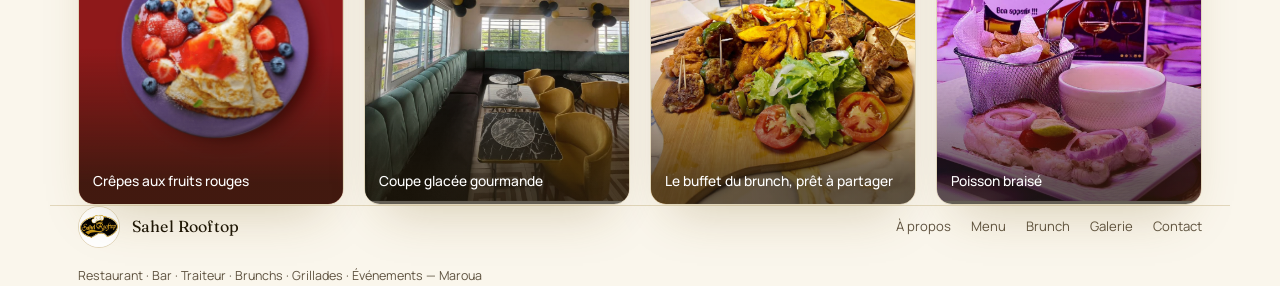
<file: galerie.html>
<!DOCTYPE html>
<html lang="fr">
<head>
<meta charset="UTF-8">
<meta name="viewport" content="width=device-width, initial-scale=1.0">
<title>Galerie — Sahel Rooftop</title>
<meta name="description" content="La galerie du Sahel Rooftop : ambiance, plats et moments partagés avec nos clients à Maroua.">
<link rel="preconnect" href="https://fonts.googleapis.com">
<link rel="preconnect" href="https://fonts.gstatic.com" crossorigin>
<link href="https://fonts.googleapis.com/css2?family=Fraunces:ital,opsz,wght@0,9..144,300;0,9..144,450;0,9..144,600;1,9..144,450&family=Manrope:wght@400;500;600;700&display=swap" rel="stylesheet">
<link rel="stylesheet" href="styles.css">
<script>if(localStorage.getItem('sahel_lang')){document.documentElement.classList.add('lang-set');}</script>
<style>
  /* ---- Section clients ---- */
  .clients-feature{
    display:grid; grid-template-columns:1.1fr 0.9fr; gap:0;
    border:1px solid var(--line); border-radius:22px; overflow:hidden;
  }
  .clients-photo{position:relative; min-height:420px; perspective:1200px;}
  .clients-photo .dish-photo{
    position:absolute; inset:0; border-radius:0; border:none; box-shadow:none; cursor:pointer;
    transform-style:preserve-3d; transition:transform .15s ease-out;
  }
  .clients-photo .dish-photo img{position:absolute; inset:0; width:100%; height:100%; object-fit:cover;}
  .clients-photo .dish-photo.spin{animation:dishSpin .9s cubic-bezier(.4,.1,.2,1);}
  @keyframes dishSpin{0%{transform:rotateY(0deg);} 100%{transform:rotateY(360deg);}}
  .clients-copy{background:var(--surface); padding:54px 48px; display:flex; flex-direction:column; justify-content:center;}
  .clients-copy p{color:var(--muted); margin-top:14px; max-width:40ch;}
  .clients-mini{display:flex; gap:14px; margin-top:26px; flex-wrap:wrap;}
  .clients-mini .thumb{
    width:78px; height:78px; border-radius:14px; overflow:hidden; border:1px solid var(--line);
    box-shadow:var(--shadow); flex:0 0 auto;
  }
  .clients-mini .thumb img{width:100%; height:100%; object-fit:cover;}
  .clients-mini .thumb.soon{
    display:flex; align-items:center; justify-content:center; background:var(--surface-2);
    color:var(--gold-deep); font-size:1.3rem; font-weight:700;
  }
  @media (max-width:880px){
    .clients-feature{grid-template-columns:1fr;}
    .clients-photo{min-height:280px;}
    .clients-copy{padding:40px 30px;}
  }

  /* ---- Filtres + grille ---- */
  .filters{display:flex; gap:10px; flex-wrap:wrap; margin-bottom:44px;}
  .filter-btn{
    border:1px solid var(--line); background:var(--surface); color:var(--muted);
    padding:10px 18px; border-radius:100px; font-size:0.82rem; font-weight:600; cursor:pointer;
    transition:background .25s ease, color .25s ease, border-color .25s ease;
  }
  .filter-btn:hover{border-color:var(--gold);}
  .filter-btn.active{background:var(--gold); color:#fff; border-color:var(--gold);}

  .gallery-grid{display:grid; grid-template-columns:repeat(4, 1fr); gap:20px;}
  .gallery-card{perspective:1000px;}
  .gallery-card.hidden{display:none;}
  .gallery-card .dish-photo{
    position:relative; aspect-ratio:3/4; border-radius:16px; overflow:hidden;
    border:1px solid var(--line); box-shadow:var(--shadow);
    transform-style:preserve-3d; transition:transform .15s ease-out; cursor:pointer;
  }
  .gallery-card .dish-photo img{position:absolute; inset:0; width:100%; height:100%; object-fit:cover;}
  .gallery-card .dish-photo.spin{animation:dishSpin .9s cubic-bezier(.4,.1,.2,1);}
  .gallery-card .dish-photo::after{content:''; position:absolute; inset:0; background:linear-gradient(to top, rgba(34,26,12,0.7) 6%, rgba(34,26,12,0) 44%);}
  .gallery-card .cap{position:absolute; left:14px; right:14px; bottom:12px; z-index:2; color:#fff; font-size:0.86rem; font-weight:500;}
  .gallery-card .spin-hint{position:absolute; top:12px; right:12px; z-index:2; width:26px; height:26px; border-radius:50%; background:rgba(255,255,255,0.85); display:flex; align-items:center; justify-content:center; font-size:0.78rem; color:var(--ink);}

  @media (max-width:980px){ .gallery-grid{grid-template-columns:repeat(2,1fr);} }
  @media (max-width:560px){ .gallery-grid{grid-template-columns:1fr;} }
</style>
</head>
<body>

<header class="nav" id="siteNav">
  <div class="brand">
    <img src="assets/logo.jpg" alt="Sahel Rooftop">
    <span>Sahel Rooftop</span>
  </div>
  <nav class="links" id="navLinks">
    <a href="index.html" data-i18n="nav_home">Accueil</a>
    <a href="menu.html" data-i18n="nav_menu">Menu</a>
    <a href="apropos.html" data-i18n="nav_about">À propos</a>
    <a href="apropos.html#experience" data-i18n="nav_experience">Expérience Rooftop</a>
    <a href="galerie.html" class="current" data-i18n="nav_gallery">Galerie</a>
    <a href="contact.html" data-i18n="nav_contact">Contact</a>
    <div class="lang-switch">
      <button data-lang="en">EN</button>
      <button data-lang="fr">FR</button>
    </div>
    <div class="nav-quick-actions">
      <a class="whatsapp-nav-btn" href="https://wa.me/237688106688" target="_blank" rel="noopener" aria-label="WhatsApp" title="WhatsApp"><svg viewBox="0 0 24 24" width="19" height="19" fill="#ffffff" aria-hidden="true"><path d="M12.02 2C6.5 2 2.02 6.48 2.02 12c0 1.87.5 3.62 1.38 5.13L2 22l5.02-1.36A9.96 9.96 0 0 0 12.02 22c5.52 0 10-4.48 10-10s-4.48-10-10-10Zm0 18.13a8.1 8.1 0 0 1-4.13-1.13l-.3-.18-2.98.81.8-2.9-.2-.3a8.1 8.1 0 1 1 6.81 3.7Z"/><path d="M16.9 14.38c-.27-.14-1.6-.79-1.85-.88-.25-.09-.43-.14-.61.14-.18.27-.7.88-.86 1.06-.16.18-.32.2-.59.07-.27-.14-1.14-.42-2.18-1.34-.8-.72-1.34-1.6-1.5-1.87-.16-.27-.02-.42.12-.55.12-.12.27-.32.4-.48.14-.16.18-.27.27-.45.09-.18.05-.34-.02-.48-.07-.14-.61-1.47-.84-2.01-.22-.53-.44-.46-.61-.47-.16-.01-.34-.01-.52-.01-.18 0-.48.07-.73.34-.25.27-.95.93-.95 2.26 0 1.33.97 2.62 1.11 2.8.14.18 1.91 2.92 4.63 4.09.65.28 1.15.45 1.54.57.65.21 1.24.18 1.71.11.52-.08 1.6-.65 1.83-1.29.23-.63.23-1.17.16-1.29-.07-.11-.25-.18-.52-.32Z"/></svg></a>
      <button class="reserve-nav-btn" id="openBookingModal" type="button" data-i18n="nav_reserve">Réserver</button>
    </div>
    <a class="call-btn" href="tel:+237688106688" data-i18n="nav_order">Commander</a>
  </nav>
  <button class="burger" id="burgerBtn" aria-label="Menu">☰</button>
</header>

<div class="booking-modal-overlay" id="bookingModalOverlay">
  <div class="booking-modal" role="dialog" aria-modal="true" aria-labelledby="modalBookingTitle">
    <button class="modal-close" id="bookingModalClose" aria-label="Fermer">×</button>
    <span class="eyebrow-tag" data-i18n="mbk_eyebrow">Réservation rapide</span>
    <h3 id="modalBookingTitle" data-i18n="mbk_title">Réserver une table</h3>
    <p class="modal-sub" data-i18n="mbk_text">Votre demande est envoyée directement sur WhatsApp au restaurant.</p>
    <form id="modalBookingForm">
      <div class="booking-grid">
        <div class="field"><label for="mBkName" data-i18n="bk_name">Nom complet</label><input type="text" id="mBkName" required></div>
        <div class="field"><label for="mBkPhone" data-i18n="bk_phone">Téléphone</label><input type="tel" id="mBkPhone" required></div>
        <div class="field"><label for="mBkDate" data-i18n="bk_date">Date</label><input type="date" id="mBkDate" required></div>
        <div class="field"><label for="mBkTime" data-i18n="bk_time">Heure</label><input type="time" id="mBkTime" required></div>
        <div class="field full">
          <label for="mBkGuests" data-i18n="bk_guests">Nombre de personnes</label>
          <select id="mBkGuests" required>
            <option value="1">1</option>
            <option value="2" selected>2</option>
            <option value="3">3</option>
            <option value="4">4</option>
            <option value="5">5</option>
            <option value="6">6</option>
            <option value="7+">7+</option>
          </select>
        </div>
      </div>
      <button type="submit" class="btn-solid" style="width:100%; margin-top:22px;" data-i18n="bk_submit">Envoyer ma demande via WhatsApp</button>
    </form>
  </div>
</div>


<section class="page-hero">
  <div class="page-hero-media" style="background-image:url('assets/plateau-apero.jpg'); background-position:center 30%;"></div>
  <div class="page-hero-scrim"></div>
  <div class="page-hero-content wrap">
    <span class="eyebrow-tag" data-i18n="ph_eyebrow">En images</span>
    <h1 data-i18n="ph_title">La galerie</h1>
    <p class="lede" data-i18n="ph_lede">Une sélection de moments et de plats qui reflètent l'exigence du Sahel Rooftop — un établissement pensé pour offrir à Maroua une expérience à la hauteur des plus grandes tables.</p>
  </div>
</section>

<section class="wrap">
  <div class="clients-feature reveal">
    <div class="clients-photo">
      <div class="dish-photo">
        <img src="assets/clients-toast-sunset.jpg" alt="Clientes portant un toast au coucher du soleil">
      </div>
    </div>
    <div class="clients-copy">
      <span class="eyebrow-tag" data-i18n="clients_eyebrow">Nos clients & moments</span>
      <h2 style="font-size:clamp(1.7rem,3vw,2.3rem);" data-i18n="clients_title">Des moments partagés, autour d'une bonne table.</h2>
      <p data-i18n="clients_text">Repas entre amis, soirées, célébrations en famille : nos clients font vivre le Sahel Rooftop autant que notre cuisine. Cette galerie s'enrichit régulièrement de nouveaux moments capturés sur place.</p>
      <div class="clients-mini">
        <div class="thumb"><img src="assets/client-portrait1.jpg" alt="Client en soirée"></div>
        <div class="thumb"><img src="assets/clients-reception1.jpg" alt="Réception privée"></div>
        <div class="thumb"><img src="assets/clients-buffet-hote.jpg" alt="Buffet dressé pour une réception"></div>
        <div class="thumb soon">+</div>
      </div>
    </div>
  </div>
</section>

<section class="wrap">
  <div class="filters reveal">
    <button class="filter-btn active" data-filter="all" data-i18n="f_all">Tout</button>
    <button class="filter-btn" data-filter="ambiance" data-i18n="f_ambiance">Ambiance</button>
    <button class="filter-btn" data-filter="plats" data-i18n="f_plats">Plats</button>
    <button class="filter-btn" data-filter="clients" data-i18n="f_clients">Clients & Événements</button>
  </div>

  <div class="gallery-grid reveal" id="galleryGrid">

    <div class="gallery-card" data-category="clients">
      <div class="dish-photo"><span class="spin-hint">↻</span><img src="assets/customer-burger.jpg" alt="Client Sahel Rooftop"><span class="cap" data-i18n="g_client1">Un client savoure notre burger maison</span></div>
    </div>
    <div class="gallery-card" data-category="clients">
      <div class="dish-photo"><span class="spin-hint">↻</span><img src="assets/interior.jpg" alt="Salle décorée"><span class="cap" data-i18n="g_client2">Salle prête pour une célébration</span></div>
    </div>
    <div class="gallery-card" data-category="clients">
      <div class="dish-photo"><span class="spin-hint">↻</span><img src="assets/plateau-apero.jpg" alt="Plateau apéritif"><span class="cap" data-i18n="g_client3">Plateau apéritif à partager entre amis</span></div>
    </div>
    <div class="gallery-card" data-category="clients">
      <div class="dish-photo"><span class="spin-hint">↻</span><img src="assets/clients-toast-sunset.jpg" alt="Toast entre amies au coucher du soleil"><span class="cap" data-i18n="g_client5">Un toast entre amies au coucher du soleil</span></div>
    </div>
    <div class="gallery-card" data-category="clients">
      <div class="dish-photo"><span class="spin-hint">↻</span><img src="assets/clients-reception1.jpg" alt="Réception privée"><span class="cap" data-i18n="g_client6">Réception privée sur la terrasse</span></div>
    </div>
    <div class="gallery-card" data-category="clients">
      <div class="dish-photo"><span class="spin-hint">↻</span><img src="assets/clients-tablee.jpg" alt="Grande tablée entre amis"><span class="cap" data-i18n="g_client7">Une grande tablée entre amis</span></div>
    </div>
    <div class="gallery-card" data-category="clients">
      <div class="dish-photo"><span class="spin-hint">↻</span><img src="assets/clients-buffet-hote.jpg" alt="Buffet dressé pour une réception"><span class="cap" data-i18n="g_client8">Buffet dressé pour une réception</span></div>
    </div>
    <div class="gallery-card" data-category="clients">
      <div class="dish-photo"><span class="spin-hint">↻</span><img src="assets/client-poulet.jpg" alt="Client dégustant du poulet croustillant"><span class="cap" data-i18n="g_client9">Un client savoure notre poulet croustillant</span></div>
    </div>
    <div class="gallery-card" data-category="clients">
      <div class="dish-photo"><span class="spin-hint">↻</span><img src="assets/client-portrait1.jpg" alt="Client en soirée"><span class="cap" data-i18n="g_client10">Une soirée détente sur le rooftop</span></div>
    </div>
    <div class="gallery-card" data-category="clients">
      <div class="dish-photo"><span class="spin-hint">↻</span><img src="assets/clients-terrasse1.jpg" alt="Clientes sur la terrasse"><span class="cap" data-i18n="g_client11">Un après-midi entre amies</span></div>
    </div>
    <div class="gallery-card" data-category="clients">
      <div class="dish-photo"><span class="spin-hint">↻</span><img src="assets/clients-terrasse2.jpg" alt="Amies posant sur la terrasse"><span class="cap" data-i18n="g_client12">Vue sur la ville, entre amies</span></div>
    </div>
    <div class="gallery-card" data-category="ambiance">
      <div class="dish-photo"><span class="spin-hint">↻</span><img src="assets/building.jpg" alt="Bâtiment Sahel Rooftop"><span class="cap" data-i18n="g_amb1">Le rooftop vu de l'extérieur</span></div>
    </div>
    <div class="gallery-card" data-category="ambiance">
      <div class="dish-photo"><span class="spin-hint">↻</span><img src="assets/mojito.jpg" alt="Cocktail signature"><span class="cap" data-i18n="g_amb2">Cocktail signature au bar</span></div>
    </div>
    <div class="gallery-card" data-category="plats">
      <div class="dish-photo"><span class="spin-hint">↻</span><img src="assets/poulet-entier.jpg" alt="Poulet fermier rôti"><span class="cap" data-i18n="g_p1">Poulet fermier rôti entier</span></div>
    </div>
    <div class="gallery-card" data-category="plats">
      <div class="dish-photo"><span class="spin-hint">↻</span><img src="assets/pizza.jpg" alt="Pizza garnie"><span class="cap" data-i18n="g_p2">Pizza garnie maison</span></div>
    </div>
    <div class="gallery-card" data-category="plats">
      <div class="dish-photo"><span class="spin-hint">↻</span><img src="assets/sandwich.jpg" alt="Pain farci"><span class="cap" data-i18n="g_p3">Pain farci maison</span></div>
    </div>
    <div class="gallery-card" data-category="plats">
      <div class="dish-photo"><span class="spin-hint">↻</span><img src="assets/fish-riz.jpg" alt="Filet de poisson doré"><span class="cap" data-i18n="g_p4">Filet de poisson doré & riz</span></div>
    </div>
    <div class="gallery-card" data-category="plats">
      <div class="dish-photo"><span class="spin-hint">↻</span><img src="assets/poulet-coleslaw.jpg" alt="Poulet grillé, coleslaw"><span class="cap" data-i18n="g_p5">Poulet grillé & coleslaw</span></div>
    </div>
    <div class="gallery-card" data-category="plats">
      <div class="dish-photo"><span class="spin-hint">↻</span><img src="assets/agneau.jpg" alt="Côtelettes d'agneau"><span class="cap" data-i18n="g_p6">Côtelettes d'agneau</span></div>
    </div>
    <div class="gallery-card" data-category="plats">
      <div class="dish-photo"><span class="spin-hint">↻</span><img src="assets/salade-grecque.jpg" alt="Salade grecque"><span class="cap" data-i18n="g_p7">Salade grecque</span></div>
    </div>
    <div class="gallery-card" data-category="plats">
      <div class="dish-photo"><span class="spin-hint">↻</span><img src="assets/crepes.jpg" alt="Crêpes aux fruits rouges"><span class="cap" data-i18n="g_p8">Crêpes aux fruits rouges</span></div>
    </div>
    <div class="gallery-card" data-category="plats">
      <div class="dish-photo"><span class="spin-hint">↻</span><img src="assets/icecream.jpg" alt="Coupe glacée"><span class="cap" data-i18n="g_p9">Coupe glacée gourmande</span></div>
    </div>
    <div class="gallery-card" data-category="clients">
      <div class="dish-photo"><span class="spin-hint">↻</span><img src="assets/plateau-grillades.jpg" alt="Buffet du dimanche"><span class="cap" data-i18n="g_client4">Le buffet du brunch, prêt à partager</span></div>
    </div>
    <div class="gallery-card" data-category="plats">
      <div class="dish-photo"><span class="spin-hint">↻</span><img src="assets/fish.jpg" alt="Poisson braisé"><span class="cap" data-i18n="g_p10">Poisson braisé</span></div>
    </div>

  </div>
</section>

<footer class="wrap">
  <div class="footer-row">
    <div class="brand"><img src="assets/logo.jpg" alt="Sahel Rooftop"><span>Sahel Rooftop</span></div>
    <div class="footer-links">
      <a href="apropos.html" data-i18n="nav_about">À propos</a>
      <a href="menu.html" data-i18n="nav_menu">Menu</a>
      <a href="brunch.html">Brunch</a>
      <a href="galerie.html" data-i18n="nav_gallery">Galerie</a>
      <a href="contact.html" data-i18n="nav_contact">Contact</a>
    </div>
  </div>
  <div class="fine" style="margin-top:18px;" data-i18n="footer_tagline">Restaurant · Bar · Traiteur · Brunchs · Grillades · Événements — Maroua</div>
</footer>

<script src="script.js"></script>
<script>
document.querySelectorAll('.dish-photo').forEach(photo => {
  photo.addEventListener('click', () => {
    photo.classList.remove('spin');
    void photo.offsetWidth;
    photo.classList.add('spin');
  });
  photo.addEventListener('animationend', () => photo.classList.remove('spin'));
});

document.querySelectorAll('.filter-btn').forEach(btn => {
  btn.addEventListener('click', () => {
    document.querySelectorAll('.filter-btn').forEach(b => b.classList.remove('active'));
    btn.classList.add('active');
    const f = btn.dataset.filter;
    document.querySelectorAll('.gallery-card').forEach(card => {
      card.classList.toggle('hidden', f !== 'all' && card.dataset.category !== f);
    });
  });
});

const dict = {
  fr: {
    nav_home:"Accueil", nav_menu:"Menu", nav_about:"À propos", nav_experience:"Expérience Rooftop",
    nav_gallery:"Galerie", nav_contact:"Contact", nav_order:"Commander",
    nav_whatsapp:"WhatsApp", nav_reserve:"Réserver",
    mbk_eyebrow:"Réservation rapide", mbk_title:"Réserver une table",
    mbk_text:"Votre demande est envoyée directement sur WhatsApp au restaurant.",
    bk_name:"Nom complet", bk_phone:"Téléphone", bk_date:"Date", bk_time:"Heure",
    bk_guests:"Nombre de personnes", bk_submit:"Envoyer ma demande via WhatsApp",
    ph_eyebrow:"En images", ph_title:"La galerie",
    ph_lede:"Une sélection de moments et de plats qui reflètent l'exigence du Sahel Rooftop — un établissement pensé pour offrir à Maroua une expérience à la hauteur des plus grandes tables.",
    clients_eyebrow:"Nos clients & moments", clients_title:"Des moments partagés, autour d'une bonne table.",
    clients_text:"Repas entre amis, soirées, célébrations en famille : nos clients font vivre le Sahel Rooftop autant que notre cuisine. Cette galerie s'enrichit régulièrement de nouveaux moments capturés sur place.",
    f_all:"Tout", f_ambiance:"Ambiance", f_plats:"Plats", f_clients:"Clients & Événements",
    g_client1:"Un client savoure notre burger maison", g_client2:"Salle prête pour une célébration",
    g_client3:"Plateau apéritif à partager entre amis", g_client4:"Le buffet du brunch, prêt à partager",
    g_client5:"Un toast entre amies au coucher du soleil", g_client6:"Réception privée sur la terrasse",
    g_client7:"Une grande tablée entre amis", g_client8:"Buffet dressé pour une réception",
    g_client9:"Un client savoure notre poulet croustillant", g_client10:"Une soirée détente sur le rooftop",
    g_client11:"Un après-midi entre amies", g_client12:"Vue sur la ville, entre amies",
    g_amb1:"Le rooftop vu de l'extérieur", g_amb2:"Cocktail signature au bar",
    g_p1:"Poulet fermier rôti entier", g_p2:"Pizza garnie maison", g_p3:"Pain farci maison",
    g_p4:"Filet de poisson doré & riz", g_p5:"Poulet grillé & coleslaw", g_p6:"Côtelettes d'agneau",
    g_p7:"Salade grecque", g_p8:"Crêpes aux fruits rouges", g_p9:"Coupe glacée gourmande", g_p10:"Poisson braisé",
    footer_tagline:"Restaurant · Bar · Traiteur · Brunchs · Grillades · Événements — Maroua"
  },
  en: {
    nav_home:"Home", nav_menu:"Menu", nav_about:"About us", nav_experience:"Rooftop experience",
    nav_gallery:"Gallery", nav_contact:"Contact", nav_order:"Order now",
    nav_whatsapp:"WhatsApp", nav_reserve:"Book a table",
    mbk_eyebrow:"Quick booking", mbk_title:"Book a table",
    mbk_text:"Your request is sent straight to the restaurant on WhatsApp.",
    bk_name:"Full name", bk_phone:"Phone", bk_date:"Date", bk_time:"Time",
    bk_guests:"Number of guests", bk_submit:"Send my request via WhatsApp",
    ph_eyebrow:"In pictures", ph_title:"The gallery",
    ph_lede:"A selection of moments and dishes that reflect the standards of Sahel Rooftop — a house built to give Maroua an experience worthy of the finest tables.",
    clients_eyebrow:"Our guests & moments", clients_title:"Shared moments, around a good table.",
    clients_text:"Meals with friends, evenings out, family celebrations: our guests bring Sahel Rooftop to life as much as our cooking does. This gallery grows regularly with new moments captured on site.",
    f_all:"All", f_ambiance:"Ambiance", f_plats:"Dishes", f_clients:"Guests & Events",
    g_client1:"A guest enjoying our home-made burger", g_client2:"Dining room set up for a celebration",
    g_client3:"An appetizer platter to share with friends", g_client4:"The Sunday brunch buffet, ready to share",
    g_client5:"A toast among friends at sunset", g_client6:"A private reception on the terrace",
    g_client7:"A large table shared among friends", g_client8:"Buffet set up for a reception",
    g_client9:"A guest enjoying our crispy chicken", g_client10:"A relaxed evening on the rooftop",
    g_client11:"An afternoon among friends", g_client12:"A view over the city, among friends",
    g_amb1:"The rooftop seen from outside", g_amb2:"A signature cocktail at the bar",
    g_p1:"Whole roasted farm chicken", g_p2:"Home-made loaded pizza", g_p3:"Home-made stuffed bread",
    g_p4:"Golden fish fillet & rice", g_p5:"Grilled chicken & coleslaw", g_p6:"Lamb chops",
    g_p7:"Greek salad", g_p8:"Berry crêpes", g_p9:"Ice cream treat", g_p10:"Grilled fish",
    footer_tagline:"Restaurant · Bar · Catering · Brunches · Grillades · Events — Maroua"
  }
};
initLanguage(dict);
</script>
</body>
</html>
</file>
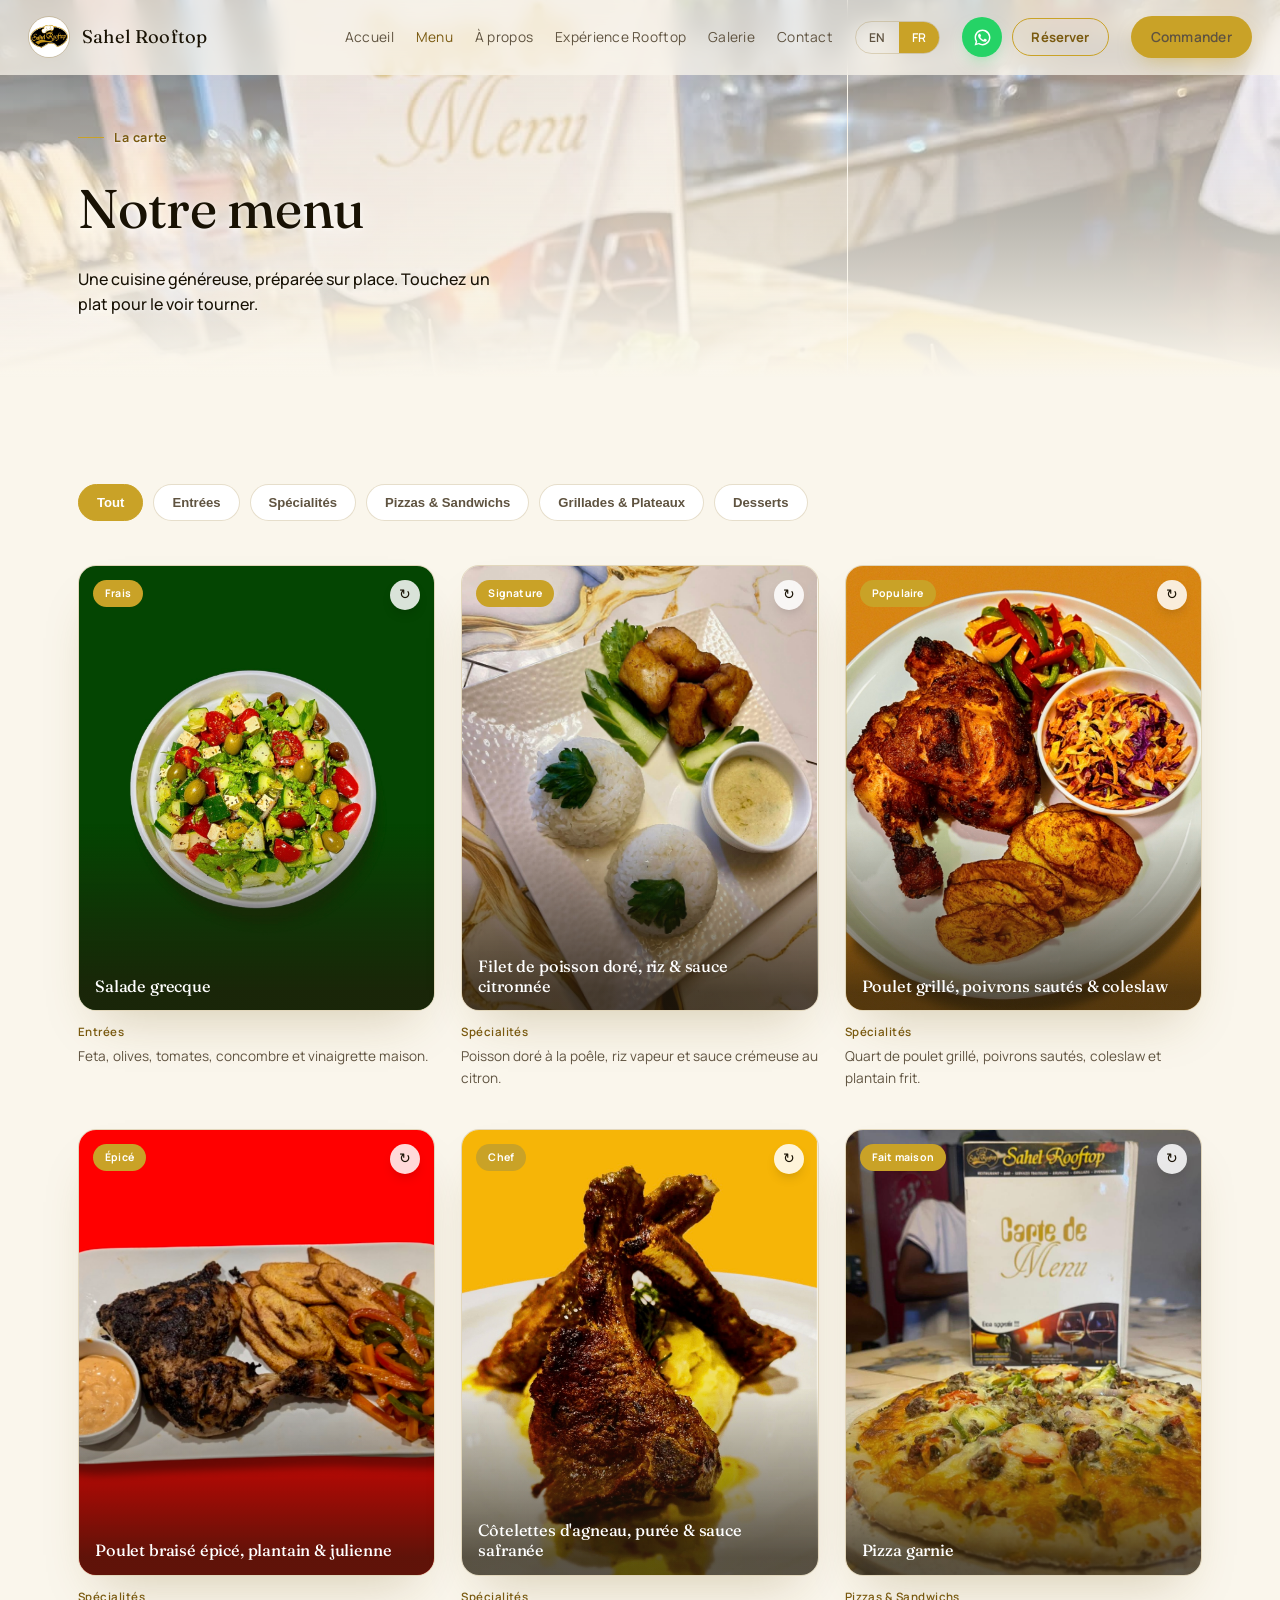
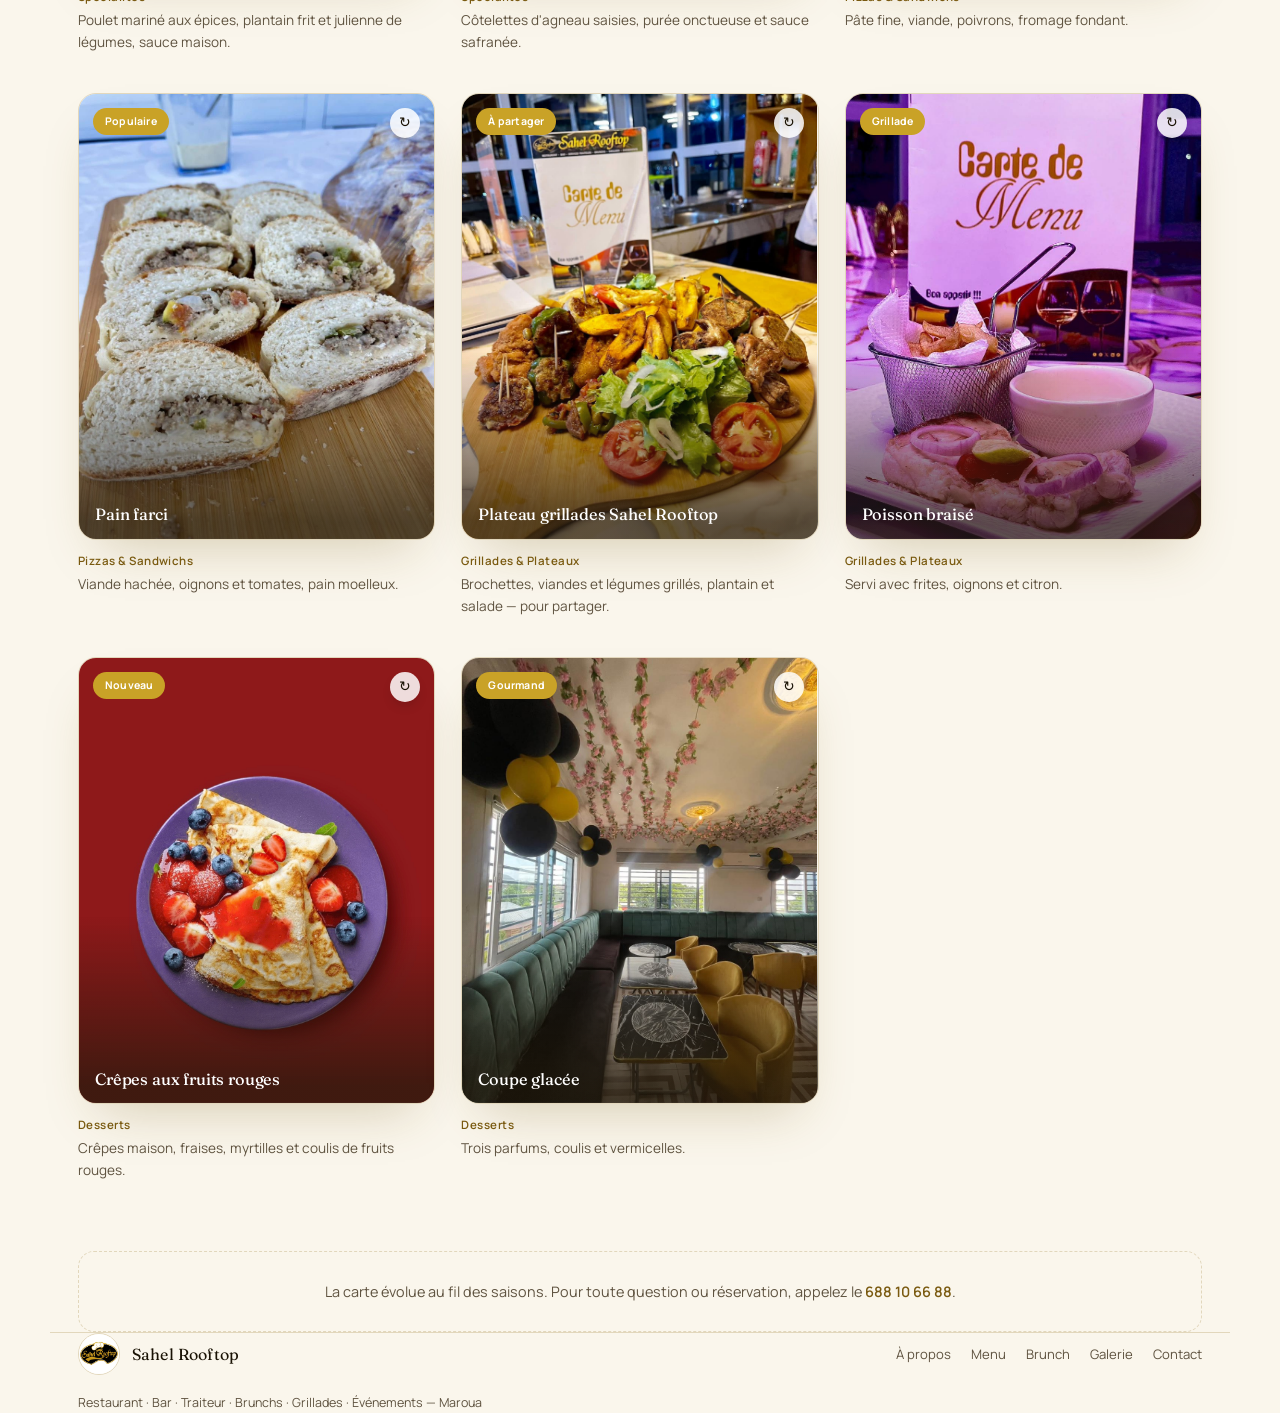
<file: menu.html>
<!DOCTYPE html>
<html lang="fr">
<head>
<meta charset="UTF-8">
<meta name="viewport" content="width=device-width, initial-scale=1.0">
<title>Menu — Sahel Rooftop</title>
<meta name="description" content="La carte du Sahel Rooftop : entrées, spécialités, pizzas, grillades et desserts. Restaurant gastronomique à Maroua, Carrefour Para.">
<link rel="preconnect" href="https://fonts.googleapis.com">
<link rel="preconnect" href="https://fonts.gstatic.com" crossorigin>
<link href="https://fonts.googleapis.com/css2?family=Fraunces:ital,opsz,wght@0,9..144,300;0,9..144,450;0,9..144,600;1,9..144,450&family=Manrope:wght@400;500;600;700&display=swap" rel="stylesheet">
<link rel="stylesheet" href="styles.css">
<script>if(localStorage.getItem('sahel_lang')){document.documentElement.classList.add('lang-set');}</script>
<style>
  .filters{display:flex; gap:10px; flex-wrap:wrap; margin-bottom:44px;}
  .filter-btn{
    border:1px solid var(--line); background:var(--surface); color:var(--muted);
    padding:10px 18px; border-radius:100px; font-size:0.82rem; font-weight:600; cursor:pointer;
    transition:background .25s ease, color .25s ease, border-color .25s ease;
  }
  .filter-btn:hover{border-color:var(--gold);}
  .filter-btn.active{background:var(--gold); color:#fff; border-color:var(--gold);}

  .menu-grid{display:grid; grid-template-columns:repeat(3, 1fr); gap:26px;}
  .menu-card{perspective:1200px;}
  .menu-card.hidden{display:none;}
  .photo-stage{perspective:1200px;}
  .dish-photo{
    position:relative; aspect-ratio:4/5; border-radius:18px; overflow:hidden;
    border:1px solid var(--line); box-shadow:var(--shadow);
    transform-style:preserve-3d; transition:transform .15s ease-out;
    cursor:pointer;
  }
  .dish-photo img{position:absolute; inset:0; width:100%; height:100%; object-fit:cover; backface-visibility:hidden;}
  .dish-photo.spin{animation:dishSpin .9s cubic-bezier(.4,.1,.2,1);}
  @keyframes dishSpin{
    0%{transform:rotateY(0deg);}
    100%{transform:rotateY(360deg);}
  }
  .dish-photo::after{content:''; position:absolute; inset:0; background:linear-gradient(to top, rgba(34,26,12,0.72) 4%, rgba(34,26,12,0) 42%);}
  .dish-badge{position:absolute; top:14px; left:14px; z-index:2; background:var(--gold); color:#fff; font-size:0.66rem; font-weight:700; padding:5px 12px; border-radius:100px; letter-spacing:0.02em;}
  .spin-hint{position:absolute; top:14px; right:14px; z-index:2; width:30px; height:30px; border-radius:50%; background:rgba(255,255,255,0.85); display:flex; align-items:center; justify-content:center; font-size:0.85rem; color:var(--ink); box-shadow:0 6px 14px -6px rgba(0,0,0,0.3);}
  .dish-caption{position:absolute; left:16px; right:16px; bottom:14px; z-index:2; color:#fff;}
  .dish-caption h3{color:#fff; font-size:1.02rem; font-weight:450; line-height:1.25;}
  .menu-card .cat-tag{display:block; font-size:0.72rem; color:var(--gold-deep); letter-spacing:0.04em; margin-top:12px; font-weight:600;}
  .menu-card .desc{font-size:0.85rem; color:var(--muted); margin-top:4px;}

  @media (max-width:980px){ .menu-grid{grid-template-columns:repeat(2,1fr);} }
  @media (max-width:600px){ .menu-grid{grid-template-columns:1fr;} }

  .menu-note{
    margin-top:56px; text-align:center; border:1px dashed var(--line); border-radius:16px;
    padding:28px; color:var(--muted); font-size:0.9rem;
  }
  .menu-note a{color:var(--gold-deep); font-weight:600;}
</style>
</head>
<body>

<header class="nav" id="siteNav">
  <div class="brand">
    <img src="assets/logo.jpg" alt="Sahel Rooftop">
    <span>Sahel Rooftop</span>
  </div>
  <nav class="links" id="navLinks">
    <a href="index.html" data-i18n="nav_home">Accueil</a>
    <a href="menu.html" class="current" data-i18n="nav_menu">Menu</a>
    <a href="apropos.html" data-i18n="nav_about">À propos</a>
    <a href="apropos.html#experience" data-i18n="nav_experience">Expérience Rooftop</a>
    <a href="galerie.html" data-i18n="nav_gallery">Galerie</a>
    <a href="contact.html" data-i18n="nav_contact">Contact</a>
    <div class="lang-switch">
      <button data-lang="en">EN</button>
      <button data-lang="fr">FR</button>
    </div>
    <div class="nav-quick-actions">
      <a class="whatsapp-nav-btn" href="https://wa.me/237688106688" target="_blank" rel="noopener" aria-label="WhatsApp" title="WhatsApp"><svg viewBox="0 0 24 24" width="19" height="19" fill="#ffffff" aria-hidden="true"><path d="M12.02 2C6.5 2 2.02 6.48 2.02 12c0 1.87.5 3.62 1.38 5.13L2 22l5.02-1.36A9.96 9.96 0 0 0 12.02 22c5.52 0 10-4.48 10-10s-4.48-10-10-10Zm0 18.13a8.1 8.1 0 0 1-4.13-1.13l-.3-.18-2.98.81.8-2.9-.2-.3a8.1 8.1 0 1 1 6.81 3.7Z"/><path d="M16.9 14.38c-.27-.14-1.6-.79-1.85-.88-.25-.09-.43-.14-.61.14-.18.27-.7.88-.86 1.06-.16.18-.32.2-.59.07-.27-.14-1.14-.42-2.18-1.34-.8-.72-1.34-1.6-1.5-1.87-.16-.27-.02-.42.12-.55.12-.12.27-.32.4-.48.14-.16.18-.27.27-.45.09-.18.05-.34-.02-.48-.07-.14-.61-1.47-.84-2.01-.22-.53-.44-.46-.61-.47-.16-.01-.34-.01-.52-.01-.18 0-.48.07-.73.34-.25.27-.95.93-.95 2.26 0 1.33.97 2.62 1.11 2.8.14.18 1.91 2.92 4.63 4.09.65.28 1.15.45 1.54.57.65.21 1.24.18 1.71.11.52-.08 1.6-.65 1.83-1.29.23-.63.23-1.17.16-1.29-.07-.11-.25-.18-.52-.32Z"/></svg></a>
      <button class="reserve-nav-btn" id="openBookingModal" type="button" data-i18n="nav_reserve">Réserver</button>
    </div>
    <a class="call-btn" href="tel:+237688106688" data-i18n="nav_order">Commander</a>
  </nav>
  <button class="burger" id="burgerBtn" aria-label="Menu">☰</button>
</header>

<div class="booking-modal-overlay" id="bookingModalOverlay">
  <div class="booking-modal" role="dialog" aria-modal="true" aria-labelledby="modalBookingTitle">
    <button class="modal-close" id="bookingModalClose" aria-label="Fermer">×</button>
    <span class="eyebrow-tag" data-i18n="mbk_eyebrow">Réservation rapide</span>
    <h3 id="modalBookingTitle" data-i18n="mbk_title">Réserver une table</h3>
    <p class="modal-sub" data-i18n="mbk_text">Votre demande est envoyée directement sur WhatsApp au restaurant.</p>
    <form id="modalBookingForm">
      <div class="booking-grid">
        <div class="field"><label for="mBkName" data-i18n="bk_name">Nom complet</label><input type="text" id="mBkName" required></div>
        <div class="field"><label for="mBkPhone" data-i18n="bk_phone">Téléphone</label><input type="tel" id="mBkPhone" required></div>
        <div class="field"><label for="mBkDate" data-i18n="bk_date">Date</label><input type="date" id="mBkDate" required></div>
        <div class="field"><label for="mBkTime" data-i18n="bk_time">Heure</label><input type="time" id="mBkTime" required></div>
        <div class="field full">
          <label for="mBkGuests" data-i18n="bk_guests">Nombre de personnes</label>
          <select id="mBkGuests" required>
            <option value="1">1</option>
            <option value="2" selected>2</option>
            <option value="3">3</option>
            <option value="4">4</option>
            <option value="5">5</option>
            <option value="6">6</option>
            <option value="7+">7+</option>
          </select>
        </div>
      </div>
      <button type="submit" class="btn-solid" style="width:100%; margin-top:22px;" data-i18n="bk_submit">Envoyer ma demande via WhatsApp</button>
    </form>
  </div>
</div>


<section class="page-hero">
  <div class="page-hero-media" style="background-image:url('assets/plateau-grillades.jpg'); background-position:center 30%;"></div>
  <div class="page-hero-scrim"></div>
  <div class="page-hero-content wrap">
    <span class="eyebrow-tag" data-i18n="ph_eyebrow">La carte</span>
    <h1 data-i18n="ph_title">Notre menu</h1>
    <p class="lede" data-i18n="ph_lede">Une cuisine généreuse, préparée sur place. Touchez un plat pour le voir tourner.</p>
  </div>
</section>

<section class="wrap">
  <div class="filters reveal">
    <button class="filter-btn active" data-filter="all" data-i18n="f_all">Tout</button>
    <button class="filter-btn" data-filter="entree" data-i18n="f_entree">Entrées</button>
    <button class="filter-btn" data-filter="signature" data-i18n="f_signature">Spécialités</button>
    <button class="filter-btn" data-filter="pizza" data-i18n="f_pizza">Pizzas & Sandwichs</button>
    <button class="filter-btn" data-filter="grillade" data-i18n="f_grillade">Grillades & Plateaux</button>
    <button class="filter-btn" data-filter="dessert" data-i18n="f_dessert">Desserts</button>
  </div>

  <div class="menu-grid reveal" id="menuGrid">

    <div class="menu-card" data-category="entree">
      <div class="photo-stage"><div class="dish-photo">
        <span class="dish-badge" data-i18n="m_salade_badge">Frais</span>
        <span class="spin-hint">↻</span>
        <img src="assets/salade-grecque.jpg" alt="Salade grecque">
        <div class="dish-caption"><h3 data-i18n="m_salade_name">Salade grecque</h3></div>
      </div></div>
      <span class="cat-tag" data-i18n="f_entree">Entrées</span>
      <p class="desc" data-i18n="m_salade_desc">Feta, olives, tomates, concombre et vinaigrette maison.</p>
    </div>

    <div class="menu-card" data-category="signature">
      <div class="photo-stage"><div class="dish-photo">
        <span class="dish-badge" data-i18n="m_poisson_badge">Signature</span>
        <span class="spin-hint">↻</span>
        <img src="assets/fish-riz.jpg" alt="Filet de poisson doré">
        <div class="dish-caption"><h3 data-i18n="m_poisson_name">Filet de poisson doré, riz & sauce citronnée</h3></div>
      </div></div>
      <span class="cat-tag" data-i18n="f_signature">Spécialités</span>
      <p class="desc" data-i18n="m_poisson_desc">Poisson doré à la poêle, riz vapeur et sauce crémeuse au citron.</p>
    </div>

    <div class="menu-card" data-category="signature">
      <div class="photo-stage"><div class="dish-photo">
        <span class="dish-badge" data-i18n="m_pouletcs_badge">Populaire</span>
        <span class="spin-hint">↻</span>
        <img src="assets/poulet-coleslaw.jpg" alt="Poulet grillé, coleslaw">
        <div class="dish-caption"><h3 data-i18n="m_pouletcs_name">Poulet grillé, poivrons sautés & coleslaw</h3></div>
      </div></div>
      <span class="cat-tag" data-i18n="f_signature">Spécialités</span>
      <p class="desc" data-i18n="m_pouletcs_desc">Quart de poulet grillé, poivrons sautés, coleslaw et plantain frit.</p>
    </div>

    <div class="menu-card" data-category="signature">
      <div class="photo-stage"><div class="dish-photo">
        <span class="dish-badge" data-i18n="m_pouletep_badge">Épicé</span>
        <span class="spin-hint">↻</span>
        <img src="assets/poulet-epice.jpg" alt="Poulet braisé épicé">
        <div class="dish-caption"><h3 data-i18n="m_pouletep_name">Poulet braisé épicé, plantain & julienne</h3></div>
      </div></div>
      <span class="cat-tag" data-i18n="f_signature">Spécialités</span>
      <p class="desc" data-i18n="m_pouletep_desc">Poulet mariné aux épices, plantain frit et julienne de légumes, sauce maison.</p>
    </div>

    <div class="menu-card" data-category="signature">
      <div class="photo-stage"><div class="dish-photo">
        <span class="dish-badge" data-i18n="m_agneau_badge">Chef</span>
        <span class="spin-hint">↻</span>
        <img src="assets/agneau.jpg" alt="Côtelettes d'agneau">
        <div class="dish-caption"><h3 data-i18n="m_agneau_name">Côtelettes d'agneau, purée & sauce safranée</h3></div>
      </div></div>
      <span class="cat-tag" data-i18n="f_signature">Spécialités</span>
      <p class="desc" data-i18n="m_agneau_desc">Côtelettes d'agneau saisies, purée onctueuse et sauce safranée.</p>
    </div>

    <div class="menu-card" data-category="pizza">
      <div class="photo-stage"><div class="dish-photo">
        <span class="dish-badge" data-i18n="d1_badge">Fait maison</span>
        <span class="spin-hint">↻</span>
        <img src="assets/pizza.jpg" alt="Pizza garnie">
        <div class="dish-caption"><h3 data-i18n="d1_name">Pizza garnie</h3></div>
      </div></div>
      <span class="cat-tag" data-i18n="f_pizza">Pizzas & Sandwichs</span>
      <p class="desc" data-i18n="d1_desc">Pâte fine, viande, poivrons, fromage fondant.</p>
    </div>

    <div class="menu-card" data-category="pizza">
      <div class="photo-stage"><div class="dish-photo">
        <span class="dish-badge" data-i18n="d2_badge">Populaire</span>
        <span class="spin-hint">↻</span>
        <img src="assets/sandwich.jpg" alt="Pain farci">
        <div class="dish-caption"><h3 data-i18n="d2_name">Pain farci</h3></div>
      </div></div>
      <span class="cat-tag" data-i18n="f_pizza">Pizzas & Sandwichs</span>
      <p class="desc" data-i18n="d2_desc">Viande hachée, oignons et tomates, pain moelleux.</p>
    </div>

    <div class="menu-card" data-category="grillade">
      <div class="photo-stage"><div class="dish-photo">
        <span class="dish-badge" data-i18n="m_plateau_badge">À partager</span>
        <span class="spin-hint">↻</span>
        <img src="assets/plateau-grillades.jpg" alt="Plateau grillades Sahel Rooftop">
        <div class="dish-caption"><h3 data-i18n="m_plateau_name">Plateau grillades Sahel Rooftop</h3></div>
      </div></div>
      <span class="cat-tag" data-i18n="f_grillade">Grillades & Plateaux</span>
      <p class="desc" data-i18n="m_plateau_desc">Brochettes, viandes et légumes grillés, plantain et salade — pour partager.</p>
    </div>

    <div class="menu-card" data-category="grillade">
      <div class="photo-stage"><div class="dish-photo">
        <span class="dish-badge" data-i18n="d3_badge">Grillade</span>
        <span class="spin-hint">↻</span>
        <img src="assets/fish.jpg" alt="Poisson braisé">
        <div class="dish-caption"><h3 data-i18n="d3_name">Poisson braisé</h3></div>
      </div></div>
      <span class="cat-tag" data-i18n="f_grillade">Grillades & Plateaux</span>
      <p class="desc" data-i18n="d3_desc">Servi avec frites, oignons et citron.</p>
    </div>

    <div class="menu-card" data-category="dessert">
      <div class="photo-stage"><div class="dish-photo">
        <span class="dish-badge" data-i18n="m_crepes_badge">Nouveau</span>
        <span class="spin-hint">↻</span>
        <img src="assets/crepes.jpg" alt="Crêpes aux fruits rouges">
        <div class="dish-caption"><h3 data-i18n="m_crepes_name">Crêpes aux fruits rouges</h3></div>
      </div></div>
      <span class="cat-tag" data-i18n="f_dessert">Desserts</span>
      <p class="desc" data-i18n="m_crepes_desc">Crêpes maison, fraises, myrtilles et coulis de fruits rouges.</p>
    </div>

    <div class="menu-card" data-category="dessert">
      <div class="photo-stage"><div class="dish-photo">
        <span class="dish-badge" data-i18n="d4_badge">Gourmand</span>
        <span class="spin-hint">↻</span>
        <img src="assets/icecream.jpg" alt="Coupe glacée">
        <div class="dish-caption"><h3 data-i18n="d4_name">Coupe glacée</h3></div>
      </div></div>
      <span class="cat-tag" data-i18n="f_dessert">Desserts</span>
      <p class="desc" data-i18n="d4_desc">Trois parfums, coulis et vermicelles.</p>
    </div>

  </div>

  <div class="menu-note reveal" data-i18n="menu_note">
    La carte évolue au fil des saisons. Pour toute question ou réservation, appelez le <a href="tel:+237688106688">688 10 66 88</a>.
  </div>
</section>

<footer class="wrap">
  <div class="footer-row">
    <div class="brand"><img src="assets/logo.jpg" alt="Sahel Rooftop"><span>Sahel Rooftop</span></div>
    <div class="footer-links">
      <a href="apropos.html" data-i18n="nav_about">À propos</a>
      <a href="menu.html" data-i18n="nav_menu">Menu</a>
      <a href="brunch.html">Brunch</a>
      <a href="galerie.html" data-i18n="nav_gallery">Galerie</a>
      <a href="contact.html" data-i18n="nav_contact">Contact</a>
    </div>
  </div>
  <div class="fine" style="margin-top:18px;" data-i18n="footer_tagline">Restaurant · Bar · Traiteur · Brunchs · Grillades · Événements — Maroua</div>
</footer>

<script src="script.js"></script>
<script>
// Rotation 3D au clic sur chaque plat
document.querySelectorAll('.dish-photo').forEach(photo => {
  photo.addEventListener('click', () => {
    photo.classList.remove('spin');
    void photo.offsetWidth; // relance l'animation
    photo.classList.add('spin');
  });
  photo.addEventListener('animationend', () => photo.classList.remove('spin'));
});

// Filtres de catégories
document.querySelectorAll('.filter-btn').forEach(btn => {
  btn.addEventListener('click', () => {
    document.querySelectorAll('.filter-btn').forEach(b => b.classList.remove('active'));
    btn.classList.add('active');
    const f = btn.dataset.filter;
    document.querySelectorAll('.menu-card').forEach(card => {
      card.classList.toggle('hidden', f !== 'all' && card.dataset.category !== f);
    });
  });
});

const dict = {
  fr: {
    nav_home:"Accueil", nav_menu:"Menu", nav_about:"À propos", nav_experience:"Expérience Rooftop",
    nav_gallery:"Galerie", nav_contact:"Contact", nav_order:"Commander",
    nav_whatsapp:"WhatsApp", nav_reserve:"Réserver",
    mbk_eyebrow:"Réservation rapide", mbk_title:"Réserver une table",
    mbk_text:"Votre demande est envoyée directement sur WhatsApp au restaurant.",
    bk_name:"Nom complet", bk_phone:"Téléphone", bk_date:"Date", bk_time:"Heure",
    bk_guests:"Nombre de personnes", bk_submit:"Envoyer ma demande via WhatsApp",
    ph_eyebrow:"La carte", ph_title:"Notre menu",
    ph_lede:"Une cuisine généreuse, préparée sur place. Touchez un plat pour le voir tourner.",
    f_all:"Tout", f_entree:"Entrées", f_signature:"Spécialités", f_pizza:"Pizzas & Sandwichs",
    f_grillade:"Grillades & Plateaux", f_dessert:"Desserts",
    m_salade_badge:"Frais", m_salade_name:"Salade grecque", m_salade_desc:"Feta, olives, tomates, concombre et vinaigrette maison.",
    m_poisson_badge:"Signature", m_poisson_name:"Filet de poisson doré, riz & sauce citronnée", m_poisson_desc:"Poisson doré à la poêle, riz vapeur et sauce crémeuse au citron.",
    m_pouletcs_badge:"Populaire", m_pouletcs_name:"Poulet grillé, poivrons sautés & coleslaw", m_pouletcs_desc:"Quart de poulet grillé, poivrons sautés, coleslaw et plantain frit.",
    m_pouletep_badge:"Épicé", m_pouletep_name:"Poulet braisé épicé, plantain & julienne", m_pouletep_desc:"Poulet mariné aux épices, plantain frit et julienne de légumes, sauce maison.",
    m_agneau_badge:"Chef", m_agneau_name:"Côtelettes d'agneau, purée & sauce safranée", m_agneau_desc:"Côtelettes d'agneau saisies, purée onctueuse et sauce safranée.",
    d1_badge:"Fait maison", d1_name:"Pizza garnie", d1_desc:"Pâte fine, viande, poivrons, fromage fondant.",
    d2_badge:"Populaire", d2_name:"Pain farci", d2_desc:"Viande hachée, oignons et tomates, pain moelleux.",
    m_plateau_badge:"À partager", m_plateau_name:"Plateau grillades Sahel Rooftop", m_plateau_desc:"Brochettes, viandes et légumes grillés, plantain et salade — pour partager.",
    d3_badge:"Grillade", d3_name:"Poisson braisé", d3_desc:"Servi avec frites, oignons et citron.",
    m_crepes_badge:"Nouveau", m_crepes_name:"Crêpes aux fruits rouges", m_crepes_desc:"Crêpes maison, fraises, myrtilles et coulis de fruits rouges.",
    d4_badge:"Gourmand", d4_name:"Coupe glacée", d4_desc:"Trois parfums, coulis et vermicelles.",
    menu_note:"La carte évolue au fil des saisons. Pour toute question ou réservation, appelez le <a href=\"tel:+237688106688\">688 10 66 88</a>.",
    footer_tagline:"Restaurant · Bar · Traiteur · Brunchs · Grillades · Événements — Maroua"
  },
  en: {
    nav_home:"Home", nav_menu:"Menu", nav_about:"About us", nav_experience:"Rooftop experience",
    nav_gallery:"Gallery", nav_contact:"Contact", nav_order:"Order now",
    nav_whatsapp:"WhatsApp", nav_reserve:"Book a table",
    mbk_eyebrow:"Quick booking", mbk_title:"Book a table",
    mbk_text:"Your request is sent straight to the restaurant on WhatsApp.",
    bk_name:"Full name", bk_phone:"Phone", bk_date:"Date", bk_time:"Time",
    bk_guests:"Number of guests", bk_submit:"Send my request via WhatsApp",
    ph_eyebrow:"The menu", ph_title:"Our menu",
    ph_lede:"Generous cooking, prepared on site. Tap a dish to see it spin.",
    f_all:"All", f_entree:"Starters", f_signature:"Specialties", f_pizza:"Pizzas & Sandwiches",
    f_grillade:"Grillades & Platters", f_dessert:"Desserts",
    m_salade_badge:"Fresh", m_salade_name:"Greek salad", m_salade_desc:"Feta, olives, tomatoes, cucumber and house dressing.",
    m_poisson_badge:"Signature", m_poisson_name:"Golden fish fillet, rice & lemon cream sauce", m_poisson_desc:"Pan-seared golden fish, steamed rice and a creamy lemon sauce.",
    m_pouletcs_badge:"Popular", m_pouletcs_name:"Grilled chicken, sautéed peppers & coleslaw", m_pouletcs_desc:"Grilled chicken quarter, sautéed peppers, coleslaw and fried plantain.",
    m_pouletep_badge:"Spicy", m_pouletep_name:"Spiced grilled chicken, plantain & vegetable julienne", m_pouletep_desc:"Spice-marinated chicken, fried plantain and vegetable julienne, house sauce.",
    m_agneau_badge:"Chef's", m_agneau_name:"Lamb chops, mash & saffron sauce", m_agneau_desc:"Seared lamb chops, smooth mash and a saffron sauce.",
    d1_badge:"Home-made", d1_name:"Loaded pizza", d1_desc:"Thin crust, minced meat, peppers, melted cheese.",
    d2_badge:"Popular", d2_name:"Stuffed bread", d2_desc:"Minced meat, onions and tomatoes, soft bread.",
    m_plateau_badge:"To share", m_plateau_name:"Sahel Rooftop grill platter", m_plateau_desc:"Skewers, grilled meats and vegetables, plantain and salad — to share.",
    d3_badge:"Grillade", d3_name:"Grilled fish", d3_desc:"Served with fries, onions and lemon.",
    m_crepes_badge:"New", m_crepes_name:"Berry crêpes", m_crepes_desc:"Home-made crêpes, strawberries, blueberries and berry coulis.",
    d4_badge:"Treat", d4_name:"Ice cream cup", d4_desc:"Three flavours, syrup and sprinkles.",
    menu_note:"The menu changes with the seasons. For any question or booking, call <a href=\"tel:+237688106688\">688 10 66 88</a>.",
    footer_tagline:"Restaurant · Bar · Catering · Brunches · Grillades · Events — Maroua"
  }
};
initLanguage(dict);
</script>
</body>
</html>
</file>
<file: styles.css>
/* Sahel Rooftop — feuille de style commune (thème clair, blanc & or) */

:root{
  --bg:#FAF6EC;
  --surface:#FFFFFF;
  --surface-2:#F4E9CE;
  --ink:#191204;
  --gold:#c9a227;
  --gold-deep:#7a5a10;
  --gold-light:#e7c767;
  --muted:#5f5340;
  --line: rgba(140,106,20,0.22);
  --shadow: 0 26px 50px -22px rgba(120,90,20,0.28);
}

*{box-sizing:border-box;}
html{scroll-behavior:smooth;}
body{
  margin:0;
  background:var(--bg);
  color:var(--ink);
  font-family:'Manrope', sans-serif;
  font-size:16px;
  line-height:1.6;
  overflow-x:hidden;
}
h1,h2,h3,.display{
  font-family:'Fraunces', serif;
  font-weight:450;
  letter-spacing:-0.01em;
  margin:0;
  color:var(--ink);
}
a{color:inherit; text-decoration:none;}
img{max-width:100%; display:block;}
.wrap{max-width:1180px; margin:0 auto; padding:0 28px;}
::selection{background:var(--gold); color:#fff;}

@media (prefers-reduced-motion: reduce){
  *{animation:none !important; transition:none !important;}
}

/* ---------- NAV ---------- */
header.nav{
  position:fixed; top:0; left:0; right:0; z-index:100;
  display:flex; align-items:center; justify-content:space-between;
  padding:16px 28px;
  background:rgba(250,246,236,0.75);
  backdrop-filter:blur(10px);
  border-bottom:1px solid transparent;
  transition:background .4s ease, padding .4s ease, border-color .4s ease;
}
header.nav.scrolled{
  background:rgba(250,246,236,0.95);
  padding:12px 28px;
  border-bottom-color:var(--line);
  box-shadow:0 8px 24px -18px rgba(120,90,20,0.3);
}
.brand{display:flex; align-items:center; gap:12px;}
.brand img{width:42px; height:42px; border-radius:50%; object-fit:cover; border:1px solid var(--line);}
.brand span{font-family:'Fraunces', serif; font-size:1.15rem; letter-spacing:0.01em;}
nav.links{display:flex; gap:22px; align-items:center;}
nav.links a{font-size:0.86rem; color:var(--muted); letter-spacing:0.02em; transition:color .25s ease;}
nav.links a:hover, nav.links a.current{color:var(--gold-deep);}

@media (max-width:1240px) and (min-width:941px){
  nav.links{gap:14px;}
  nav.links > a{font-size:0.8rem;}
  .call-btn, .reserve-nav-btn{padding:8px 14px; font-size:0.78rem;}
}
.call-btn{
  background:var(--gold); color:#fff;
  padding:10px 20px; border-radius:100px; font-size:0.82rem; font-weight:600;
  display:flex; align-items:center; gap:8px;
  transition:transform .25s ease, box-shadow .25s ease;
  box-shadow:0 10px 22px -10px rgba(201,162,39,0.6);
}
.call-btn:hover{transform:translateY(-2px);}
.burger{display:none; background:none; border:none; color:var(--ink); font-size:1.5rem; cursor:pointer;}

/* ---------- ACTIONS RAPIDES NAV (WhatsApp + Réserver) ---------- */
.nav-quick-actions{display:flex; align-items:center; gap:10px;}
.whatsapp-nav-btn{
  width:40px; height:40px; border-radius:50%; background:#25D366; color:#fff;
  display:flex; align-items:center; justify-content:center; font-size:1.05rem;
  transition:transform .25s ease, box-shadow .25s ease;
  box-shadow:0 8px 18px -8px rgba(37,211,102,0.6); flex:0 0 auto;
}
.whatsapp-nav-btn:hover{transform:translateY(-2px);}
.reserve-nav-btn{
  border:1px solid var(--gold); color:var(--gold-deep); background:transparent;
  padding:9px 18px; border-radius:100px; font-size:0.82rem; font-weight:700; cursor:pointer;
  font-family:'Manrope',sans-serif; letter-spacing:0.01em; white-space:nowrap;
  transition:background .25s ease, color .25s ease;
}
.reserve-nav-btn:hover{background:var(--gold); color:#fff;}

/* ---------- MODALE DE RÉSERVATION ---------- */
.booking-modal-overlay{
  position:fixed; inset:0; z-index:2000; background:rgba(25,18,4,0.55);
  display:none; align-items:center; justify-content:center; padding:20px;
  backdrop-filter:blur(4px);
}
.booking-modal-overlay.open{display:flex;}
.booking-modal{
  background:var(--surface); border-radius:22px; padding:38px 34px; max-width:460px; width:100%;
  max-height:88vh; overflow-y:auto; position:relative; box-shadow:0 40px 80px -30px rgba(0,0,0,0.5);
  animation:modalPop .35s cubic-bezier(.22,1,.36,1);
}
@keyframes modalPop{ from{opacity:0; transform:scale(.92) translateY(14px);} to{opacity:1; transform:scale(1) translateY(0);} }
.booking-modal h3{font-size:1.4rem; margin-top:4px;}
.booking-modal .modal-sub{color:var(--muted); font-size:0.88rem; margin-top:8px;}
.modal-close{
  position:absolute; top:18px; right:18px; width:32px; height:32px; border-radius:50%;
  border:1px solid var(--line); background:var(--surface); color:var(--ink); font-size:1.1rem;
  cursor:pointer; display:flex; align-items:center; justify-content:center;
}
.modal-close:hover{border-color:var(--gold); color:var(--gold-deep);}
.booking-modal .booking-grid{grid-template-columns:1fr 1fr; gap:16px; margin-top:22px;}
.booking-modal .field label{font-size:0.72rem;}
.booking-modal .field input, .booking-modal .field select{padding:11px 14px; font-size:0.9rem;}
@media (max-width:520px){
  .booking-modal .booking-grid{grid-template-columns:1fr;}
  .booking-modal{padding:30px 22px;}
}

.lang-switch{display:flex; border:1px solid var(--line); border-radius:100px; overflow:hidden;}
.lang-switch button{
  background:none; border:none; font-family:'Manrope',sans-serif; font-size:0.76rem; font-weight:600;
  color:var(--muted); padding:7px 13px; cursor:pointer; letter-spacing:0.03em;
  transition:background .2s ease, color .2s ease;
}
.lang-switch button.active{background:var(--gold); color:#fff;}

@media (max-width:940px){
  nav.links{
    position:fixed; top:0; right:0; height:100vh; width:80%; max-width:320px;
    background:var(--surface); flex-direction:column; justify-content:center; gap:24px;
    transform:translateX(100%); transition:transform .4s ease;
    box-shadow:-20px 0 40px rgba(0,0,0,0.12);
  }
  nav.links.open{transform:translateX(0);}
  nav.links a{font-size:1rem;}
  .burger{display:block;}
}

/* ---------- PAGE HERO (pages secondaires) ---------- */
.page-hero{
  position:relative; min-height:42vh; display:flex; align-items:flex-end;
  padding-top:120px; overflow:hidden;
}
.page-hero-media{position:absolute; inset:0; background-size:cover; background-position:center; overflow:hidden;}
.page-hero-scrim{
  position:absolute; inset:0;
  background:linear-gradient(to top, var(--bg) 22%, rgba(250,246,236,0.74) 55%, rgba(250,246,236,0.6) 78%, rgba(250,246,236,0.32) 100%);
}
.page-hero-content{position:relative; z-index:2; padding-bottom:50px; width:100%;}
.page-hero h1{
  font-size:clamp(2.1rem, 4.6vw, 3.4rem); max-width:16ch; color:var(--ink);
  text-shadow:0 2px 26px rgba(255,255,255,0.9), 0 1px 4px rgba(255,255,255,0.75);
}
.page-hero p.lede{
  color:var(--ink); max-width:44ch; margin-top:14px; font-weight:500;
  text-shadow:0 1px 18px rgba(255,255,255,0.9), 0 1px 3px rgba(255,255,255,0.75);
}

.eyebrow-tag{
  font-size:0.78rem; color:var(--gold-deep); letter-spacing:0.05em; font-weight:700;
  display:inline-flex; align-items:center; gap:10px; margin-bottom:18px;
  text-shadow:0 1px 14px rgba(255,255,255,0.9), 0 1px 2px rgba(255,255,255,0.8);
}
.eyebrow-tag::before{content:''; width:26px; height:1px; background:var(--gold);}

/* ---------- BUTTONS ---------- */
.btn-solid{
  background:var(--gold); color:#fff; padding:14px 26px; border-radius:100px;
  font-size:0.88rem; font-weight:600; letter-spacing:0.01em;
  transition:transform .3s ease, box-shadow .3s ease;
  box-shadow:0 14px 30px -12px rgba(201,162,39,0.55);
  display:inline-block; border:none; cursor:pointer;
}
.btn-solid:hover{transform:translateY(-3px);}
.btn-ghost{
  border:1px solid var(--line); color:var(--ink);
  padding:14px 26px; border-radius:100px; font-size:0.88rem;
  transition:border-color .3s ease, background .3s ease;
  display:inline-block; background:var(--surface);
}
.btn-ghost:hover{border-color:var(--gold); background:var(--surface-2);}

/* ---------- SECTION GENERIC ---------- */
section{padding:100px 0;}
.section-head{max-width:640px; margin-bottom:56px;}
.section-head .kicker{
  font-size:0.78rem; color:var(--gold-deep); letter-spacing:0.05em; margin-bottom:14px; display:block; font-weight:600;
}
.section-head h2{font-size:clamp(1.9rem, 3.4vw, 2.7rem); line-height:1.12;}
.section-head p{color:var(--muted); margin-top:16px; max-width:52ch;}

/* ---------- INFO / TILT CARD ---------- */
.info-card{
  background:rgba(255,255,255,0.85);
  border:1px solid var(--line);
  backdrop-filter:blur(14px);
  border-radius:18px;
  padding:26px 26px 22px;
  transform-style:preserve-3d;
  box-shadow:var(--shadow);
  transition:transform .12s ease-out;
}
.info-card .row{display:flex; gap:14px; margin-bottom:16px; align-items:flex-start;}
.info-card .row:last-child{margin-bottom:0;}
.info-card .ic{
  width:34px; height:34px; flex:0 0 34px; border-radius:50%;
  border:1px solid var(--gold); display:flex; align-items:center; justify-content:center;
  color:var(--gold-deep);
}
.info-card .lbl{font-size:0.72rem; color:var(--muted); text-transform:uppercase; letter-spacing:0.06em; margin-bottom:3px;}
.info-card .val{font-size:0.95rem; color:var(--ink);}

/* ---------- FOOTER ---------- */
footer{padding:46px 0 34px; border-top:1px solid var(--line); margin-top:40px;}
.footer-row{display:flex; justify-content:space-between; align-items:center; flex-wrap:wrap; gap:16px;}
.footer-row .brand span{font-size:1rem;}
footer .fine{font-size:0.78rem; color:var(--muted);}
.footer-links{display:flex; gap:20px; flex-wrap:wrap;}
.footer-links a{font-size:0.82rem; color:var(--muted);}
.footer-links a:hover{color:var(--gold-deep);}

/* ---------- REVEAL ---------- */
.reveal{opacity:0; transform:translateY(18px); animation:revealIn .6s ease forwards; animation-delay:.1s;}
.reveal.in{opacity:1; transform:translateY(0);}
@keyframes revealIn{ to{opacity:1; transform:translateY(0);} }
@media (prefers-reduced-motion: reduce){ .reveal{opacity:1; transform:none; animation:none;} }

/* ---------- IMAGES VIVANTES (zoom lent continu) ---------- */
@keyframes livingZoom{
  0%, 100% { transform: scale(1); }
  50% { transform: scale(1.075); }
}
.hero-media, .page-hero-media, .tilt img, .dish-photo img, .clients-photo .dish-photo img,
.morning-media, .brunch-banner-media, .experience-media, .contact-media{
  animation: livingZoom 26s ease-in-out infinite;
  transform-origin: center;
  will-change: transform;
}
.dish-photo.spin img{ animation: none; }
@media (prefers-reduced-motion: reduce){
  .hero-media, .page-hero-media, .tilt img, .dish-photo img, .clients-photo .dish-photo img,
  .morning-media, .brunch-banner-media, .experience-media, .contact-media{ animation:none; }
}

/* ---------- FORMULAIRE DE RÉSERVATION ---------- */
.booking-card{
  background:var(--surface); border:1px solid var(--line); border-radius:22px;
  padding:44px; box-shadow:var(--shadow);
}
.booking-grid{display:grid; grid-template-columns:1fr 1fr; gap:20px; margin-top:28px;}
.booking-grid .full{grid-column:1 / -1;}
@media (max-width:640px){
  .booking-grid{grid-template-columns:1fr;}
  .booking-card{padding:30px 22px;}
}
.field{display:flex; flex-direction:column; gap:8px;}
.field label{font-size:0.78rem; color:var(--muted); font-weight:600; letter-spacing:0.03em;}
.field input, .field select, .field textarea{
  border:1px solid var(--line); background:var(--bg); color:var(--ink);
  border-radius:12px; padding:13px 16px; font-family:'Manrope',sans-serif; font-size:0.95rem;
  transition:border-color .25s ease, box-shadow .25s ease;
}
.field input:focus, .field select:focus, .field textarea:focus{
  outline:none; border-color:var(--gold); box-shadow:0 0 0 3px rgba(201,162,39,0.15);
}
.field textarea{resize:vertical; min-height:88px;}
.booking-submit{
  margin-top:30px; display:flex; align-items:center; gap:16px; flex-wrap:wrap;
}
.booking-note{font-size:0.8rem; color:var(--muted); margin-top:14px;}
.booking-success{
  display:none; margin-top:22px; padding:18px 20px; border-radius:14px;
  background:var(--surface-2); border:1px solid var(--line); font-size:0.9rem; color:var(--ink);
}
.booking-success.show{display:block;}

/* ---------- TILT MEDIA ---------- */
.tilt-wrap{perspective:1200px;}
.tilt{
  border-radius:18px; overflow:hidden; box-shadow:var(--shadow);
  transform-style:preserve-3d; transition:transform .15s ease-out;
  border:1px solid var(--line); position:relative;
}
.tilt img{transition:transform .5s ease;}

/* =========================================================
   SPLASH / ENTRANCE SCREEN (langue + intro 3D animée)
   ========================================================= */
html.lang-set .splash{display:none;}
body.splash-active{overflow:hidden;}

.splash{
  position:fixed; inset:0; z-index:1000;
  background:
    radial-gradient(circle at 50% 0%, #fffdf6 0%, var(--bg) 62%);
  display:flex; align-items:center; justify-content:center;
  overflow:hidden;
  transition:opacity .7s ease;
}
.splash.closing{opacity:0; pointer-events:none;}

.splash-sweep{
  position:absolute; inset:0; pointer-events:none;
  background:linear-gradient(100deg, transparent 35%, rgba(201,162,39,0.75) 50%, transparent 65%);
  transform:translateX(-130%);
}
.splash.sweeping .splash-sweep{animation:sweepMove .9s ease forwards;}
@keyframes sweepMove{ to{ transform:translateX(130%); } }

.splash-food{position:absolute; inset:0; pointer-events:none;}
.splash-food img{
  position:absolute; border-radius:16px; box-shadow:0 20px 40px -16px rgba(120,90,20,0.35);
  object-fit:cover; opacity:0; animation-fill-mode:forwards;
  animation-name:fadeInFloat, floatY;
  animation-timing-function:ease-out, ease-in-out;
  animation-iteration-count:1, infinite;
}
.splash-food img.fi-1{ width:120px; height:120px; top:10%; left:6%; animation-duration:.8s, 5.5s; animation-delay:.1s, .9s; }
.splash-food img.fi-2{ width:100px; height:130px; bottom:14%; left:9%; animation-duration:.8s, 6.2s; animation-delay:.3s, 1.1s; }
.splash-food img.fi-3{ width:110px; height:110px; top:12%; right:7%; animation-duration:.8s, 5.8s; animation-delay:.2s, 1s; }
.splash-food img.fi-4{ width:100px; height:130px; bottom:12%; right:8%; animation-duration:.8s, 6.6s; animation-delay:.4s, 1.2s; }
@keyframes fadeInFloat{ to{opacity:1;} }
@keyframes floatY{ 0%,100%{transform:translateY(0);} 50%{transform:translateY(-16px);} }

.splash-inner{position:relative; z-index:2; text-align:center; max-width:420px; padding:0 24px;}
.splash-logo-wrap{display:flex; justify-content:center; margin-bottom:6px;}
.splash-logo{
  width:120px; height:120px; border-radius:50%; object-fit:cover;
  border:1px solid var(--line); box-shadow:var(--shadow);
  animation:logoPop 1.1s cubic-bezier(.22,1,.36,1) both;
}
@keyframes logoPop{
  0%{transform:scale(.4) rotate(-18deg); opacity:0;}
  60%{transform:scale(1.08) rotate(5deg); opacity:1;}
  100%{transform:scale(1) rotate(0deg); opacity:1;}
}
.splash-name{font-family:'Fraunces',serif; font-size:1.7rem; margin-top:14px; opacity:0; animation:fadeUp .7s ease .5s forwards;}
.splash-tag{font-size:0.85rem; color:var(--gold-deep); letter-spacing:0.04em; margin-top:6px; font-style:italic; opacity:0; animation:fadeUp .7s ease .65s forwards;}
.splash-divider{width:60px; height:1px; background:var(--gold); margin:18px auto; opacity:0; animation:fadeUp .7s ease .75s forwards;}
.splash-choose{font-size:0.76rem; letter-spacing:0.08em; color:var(--muted); margin-bottom:16px; opacity:0; animation:fadeUp .7s ease .85s forwards;}
@keyframes fadeUp{ from{opacity:0; transform:translateY(10px);} to{opacity:1; transform:translateY(0);} }

.lang-cards{display:flex; gap:14px; opacity:0; animation:fadeUp .7s ease 1s forwards;}
.lang-card{
  flex:1; background:var(--surface); border:1px solid var(--line); border-radius:14px;
  padding:18px 14px; cursor:pointer; transition:transform .25s ease, box-shadow .25s ease, border-color .25s ease;
}
.lang-card:hover{transform:translateY(-4px); box-shadow:var(--shadow); border-color:var(--gold);}
.lang-card .flag{font-size:1.6rem; margin-bottom:8px;}
.lang-card .lc-title{font-weight:700; font-size:0.92rem;}
.lang-card .lc-sub{font-size:0.74rem; color:var(--muted); margin-top:3px;}

@media (max-width:520px){
  .splash-food img.fi-1{width:80px; height:80px;}
  .splash-food img.fi-2{width:70px; height:90px;}
  .splash-food img.fi-3{width:80px; height:80px;}
  .splash-food img.fi-4{width:70px; height:90px;}
}
</file>
